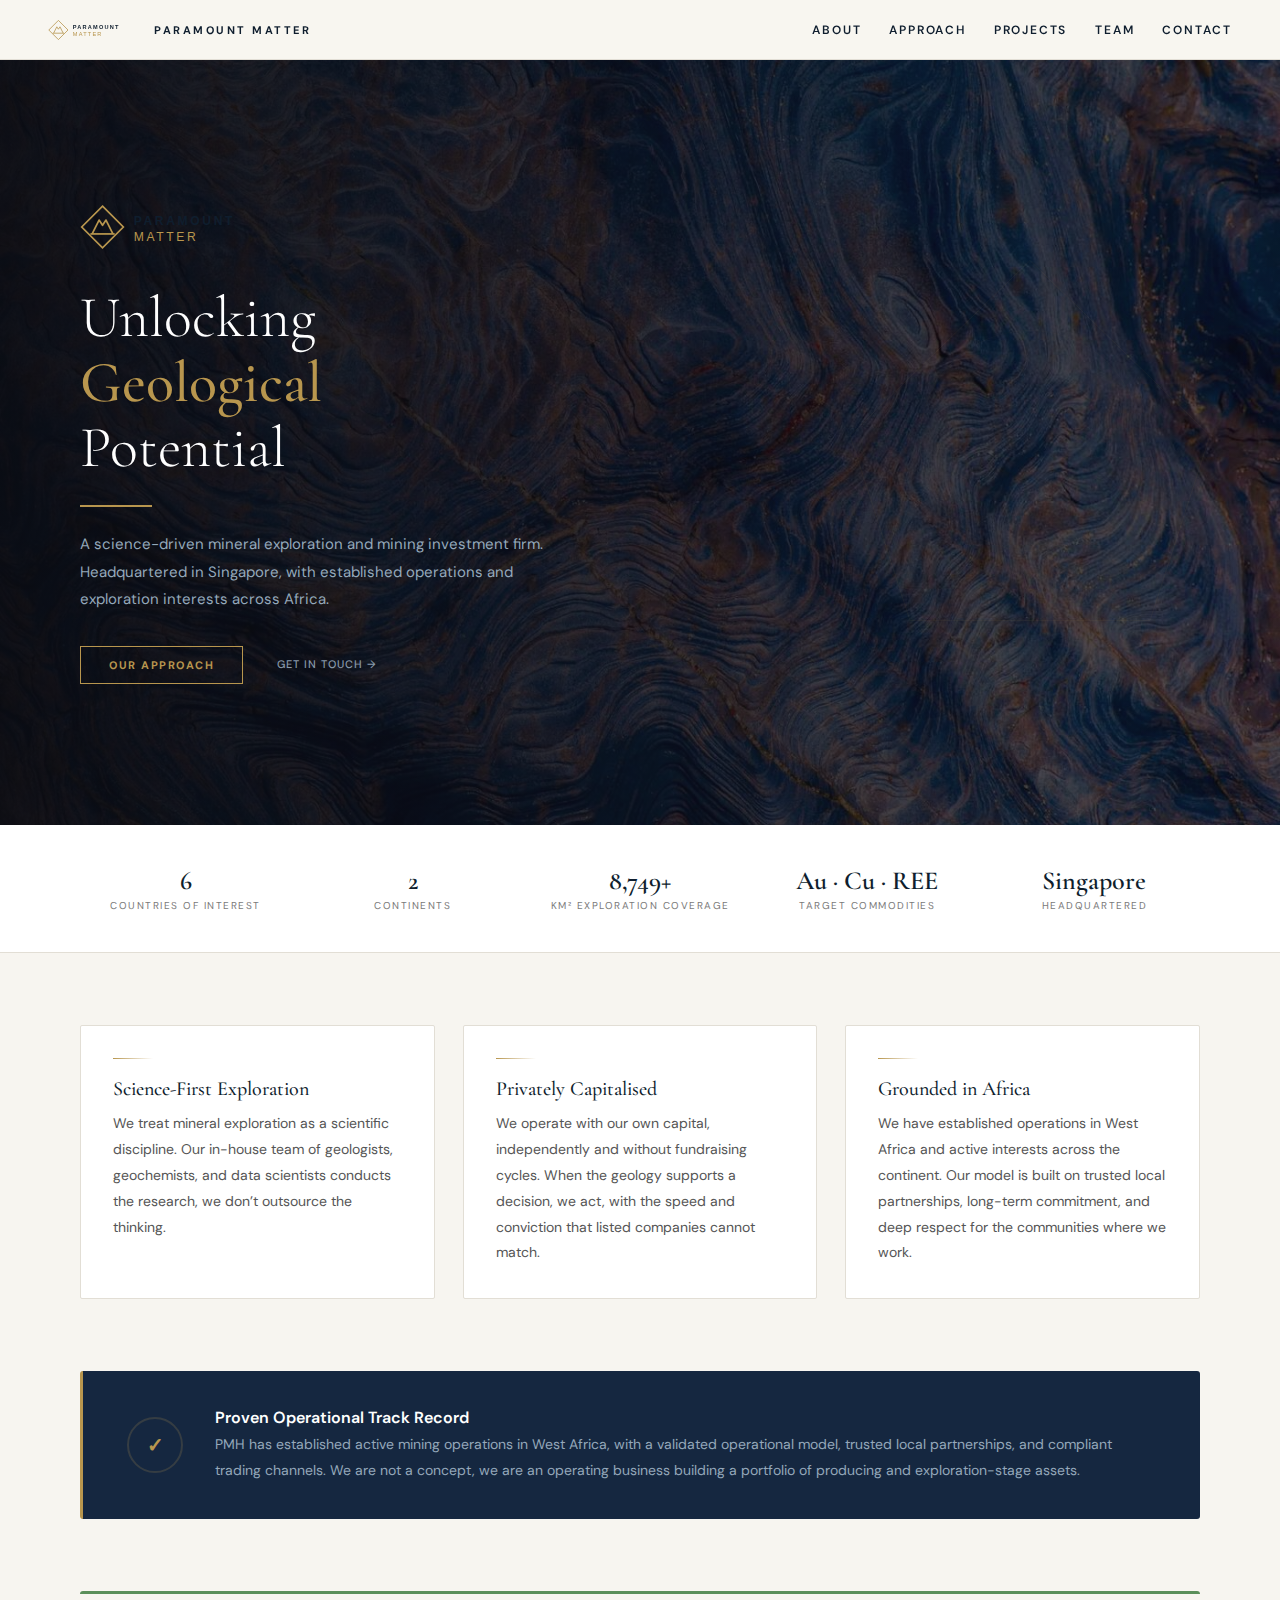
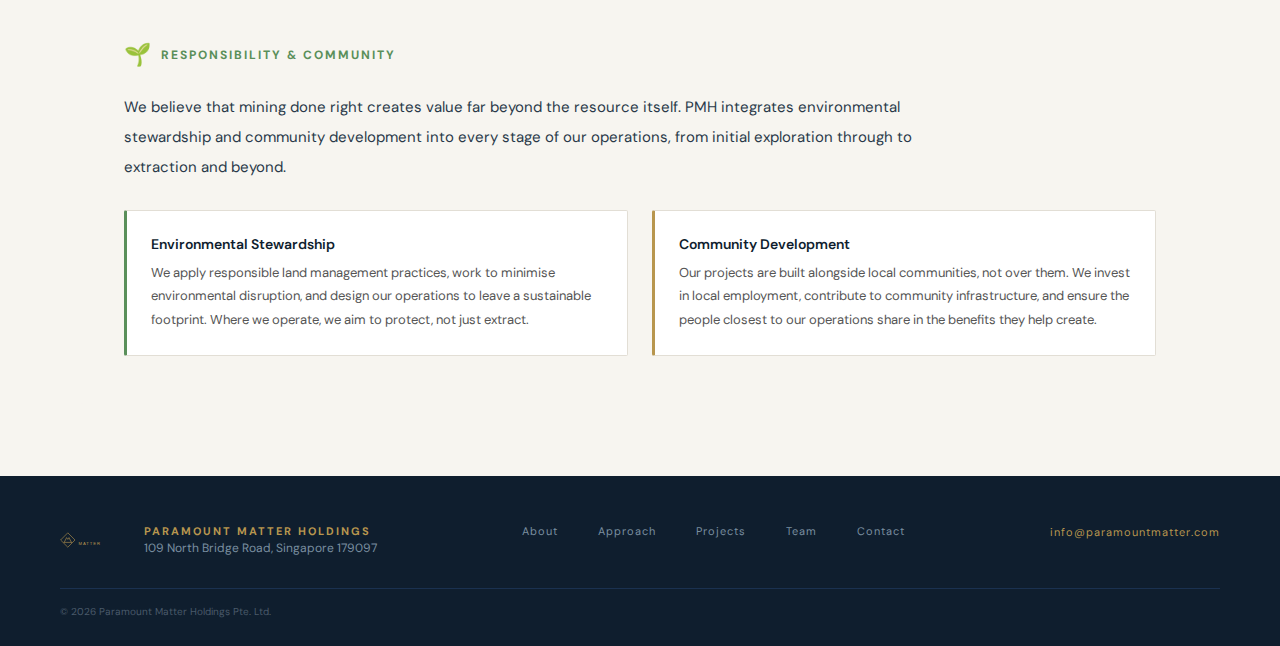
<file: index.html>
<!DOCTYPE html>
<html lang="en">
<head>
<meta charset="UTF-8">
<meta name="viewport" content="width=device-width, initial-scale=1.0">
<title>Paramount Matter Holdings | Mineral Exploration & Mining Investment</title>
<meta name="description" content="Paramount Matter Holdings is a science-driven mineral exploration and mining investment firm headquartered in Singapore, with established operations across Africa.">
<meta name="keywords" content="Paramount Matter Holdings, mineral exploration, mining investment, gold, copper, rare earths, Africa, Singapore">
<!-- Open Graph -->
<meta property="og:title" content="Paramount Matter Holdings | Mineral Exploration & Mining Investment">
<meta property="og:description" content="A science-driven mineral exploration and mining investment firm headquartered in Singapore, with established operations across Africa.">
<meta property="og:type" content="website">
<meta property="og:image" content="assets/img/hero-bg.jpg">
<!-- Twitter Card -->
<meta name="twitter:card" content="summary_large_image">
<meta name="twitter:title" content="Paramount Matter Holdings">
<meta name="twitter:description" content="Science-driven mineral exploration and mining investment across Africa.">
<meta name="twitter:image" content="assets/img/hero-bg.jpg">
<link rel="icon" type="image/svg+xml" href="data:image/svg+xml,%3Csvg xmlns='http://www.w3.org/2000/svg' viewBox='0 0 32 32'%3E%3Crect width='32' height='32' rx='4' fill='%230F1E2E'/%3E%3Cpath d='M16 5 L27 16 L16 27 L5 16 Z' fill='%23B8964E'/%3E%3C/svg%3E">
<link rel="preconnect" href="https://fonts.googleapis.com">
<link href="https://fonts.googleapis.com/css2?family=Cormorant+Garamond:wght@300;400;500;600&family=DM+Sans:wght@300;400;500;600;700&display=swap" rel="stylesheet">
<style>
:root {
  /* Navy palette */
  --navy-dark: #0F1E2E;
  --navy-mid: #152740;
  --navy-light: #1C3452;
  /* Gold */
  --gold: #B8964E;
  --gold-light: #CCAC6A;
  /* Backgrounds */
  --cream: #F7F5F0;
  --white: #FFF;
  --warm-gray: #F0EDE6;
  /* Text */
  --text-dark: #2A2A2A;
  --text-mid: #555;
  --text-light: #7A7A7A;
  /* Borders */
  --border: #E2DED5;
  /* Commodity colors */
  --gold-commodity: #C4A55A;
  --gold-strategic: #D4836A;
  --polymetallic: #7BA89D;

  /* Legacy aliases */
  --ny: var(--navy-dark);
  --nm: var(--navy-mid);
  --nl: var(--navy-light);
  --gd: var(--gold);
  --gl: var(--gold-light);
  --cr: var(--cream);
  --wh: var(--white);
  --tx: var(--text-dark);
  --tm: var(--text-mid);
  --tl: var(--text-light);
  --bd: var(--border);
  --wg: var(--warm-gray);
}
*{box-sizing:border-box;margin:0;padding:0}
html{scroll-behavior:smooth}
body{font-family:'Cormorant Garamond',Georgia,serif;color:var(--tx);background:var(--cr)}
::selection{background:rgba(184,150,78,.2)}
.dm{font-family:'DM Sans',sans-serif}
.page{display:none}.page.active{display:block;animation:pageIn .35s ease}
@keyframes pageIn{from{opacity:0}to{opacity:1}}
/* Animations */
@keyframes fu{from{opacity:0;transform:translateY(18px)}to{opacity:1;transform:translateY(0)}}
.fu{animation:fu .7s ease both}.fu1{animation:fu .7s .1s ease both}.fu2{animation:fu .7s .2s ease both}.fu3{animation:fu .7s .3s ease both}.fu4{animation:fu .7s .4s ease both}.fu5{animation:fu .7s .5s ease both}
/* Nav */
nav{position:sticky;top:0;z-index:9999;height:60px;padding:0 48px;display:flex;align-items:center;justify-content:space-between;background:rgba(247,245,240,.92);backdrop-filter:blur(12px);border-bottom:1px solid var(--bd);transition:all .3s}
nav .logo{display:flex;align-items:center;gap:10px;cursor:pointer;text-decoration:none}
nav .logo img{height:24px;width:auto}
nav .logo span{font-family:'DM Sans',sans-serif;font-size:11px;font-weight:700;letter-spacing:2.5px;text-transform:uppercase;color:var(--ny)}
nav .links{display:flex;gap:28px}
nav .links a{font-family:'DM Sans',sans-serif;font-size:12px;font-weight:600;letter-spacing:1.8px;text-transform:uppercase;color:var(--ny);text-decoration:none;padding:8px 0;transition:color .3s;cursor:pointer}
nav .links a:hover{color:var(--gd)}nav .links a.active{color:var(--gd);border-bottom:2px solid var(--gd);padding-bottom:6px}
nav .lang{font-family:'DM Sans',sans-serif;font-size:11px;color:var(--tl);display:flex;gap:8px}
nav .lang a{color:var(--tl);text-decoration:none;transition:color .3s}
nav .lang a:hover,nav .lang a.active{color:var(--gd)}
/* Typography */
.sl{font-family:'DM Sans',sans-serif;font-size:11px;font-weight:600;letter-spacing:3px;text-transform:uppercase;color:var(--gd)}
.bt{font-family:'DM Sans',sans-serif;font-size:15px;line-height:1.85;color:var(--tm)}
.goldline{height:1px;background:linear-gradient(90deg,var(--gd),transparent)}
/* Cards */
.ch{transition:transform .3s,box-shadow .3s}.ch:hover{transform:translateY(-3px);box-shadow:0 8px 28px rgba(0,0,0,.06)}
.card{background:var(--wh);border:1px solid var(--bd);border-radius:2px;padding:24px}
/* Buttons */
.btn-gold{background:none;border:1px solid var(--gd);color:var(--gd);padding:11px 28px;cursor:pointer;font-family:'DM Sans',sans-serif;font-size:11px;font-weight:700;letter-spacing:1.5px;text-transform:uppercase;transition:all .3s;text-decoration:none;display:inline-block}
.btn-gold:hover{background:var(--gd);color:var(--ny)}
.btn-ghost{background:transparent;border:none;color:#8899AA;padding:11px 20px;cursor:pointer;font-family:'DM Sans',sans-serif;font-size:11px;font-weight:500;letter-spacing:1px;text-transform:uppercase;transition:color .3s;text-decoration:none}
.btn-ghost:hover{color:var(--wh)}
/* Callout */
.callout{padding:28px 36px;background:var(--nm);border-radius:2px;border-left:3px solid var(--gd)}
.callout h3{font-size:17px;font-weight:500;color:var(--wh);margin-bottom:6px}
.callout p{font-family:'DM Sans',sans-serif;font-size:13.5px;color:#94A8BA;line-height:1.85}
/* Light hero */
.light-hero{padding:60px 80px 44px;background:var(--wg);border-bottom:1px solid var(--bd)}
.light-hero h1{font-size:38px;font-weight:300;color:var(--ny);line-height:1.15}
/* Grid helpers */
.g2{display:grid;grid-template-columns:1fr 1fr;gap:16px}
.g3{display:grid;grid-template-columns:1fr 1fr 1fr;gap:16px}
/* Section */
.sec{padding:56px 80px}.sec-inner{max-width:900px;margin:0 auto}
/* Arrow list */
.alist div{display:flex;gap:8px;margin-bottom:7px}
.alist span.arr{color:var(--gd);flex-shrink:0;font-size:11px;margin-top:2px}
.alist span.txt{font-family:'DM Sans',sans-serif;font-size:13px;color:var(--tm);line-height:1.6}
/* Country card */
.cc{padding:20px 18px;background:var(--wh);border:1px solid var(--bd);border-left:3px solid var(--bd);border-radius:2px;cursor:pointer;transition:all .3s}
.cc:hover{transform:translateY(-2px);box-shadow:0 4px 16px rgba(0,0,0,.05)}
.cc-gold:hover{border-left-color:var(--gold-commodity)}
.cc-strategic:hover{border-left-color:var(--gold-strategic)}
.cc-poly:hover{border-left-color:var(--polymetallic)}
/* Step bar */
.steps{display:flex;gap:0;margin-bottom:40px;position:relative}
.step{flex:1;text-align:center;position:relative}
.step-num{width:36px;height:36px;border-radius:50%;background:var(--navy-dark);color:var(--gold);font-family:'DM Sans',sans-serif;font-size:14px;font-weight:700;display:flex;align-items:center;justify-content:center;margin:0 auto 12px;position:relative;z-index:1}
.step-label{font-family:'DM Sans',sans-serif;font-size:11px;font-weight:600;letter-spacing:2px;text-transform:uppercase;color:var(--gold);margin-bottom:4px}
.step-title{font-family:'DM Sans',sans-serif;font-size:15px;font-weight:600;color:var(--navy-dark);margin-bottom:8px}
.step-desc{font-family:'DM Sans',sans-serif;font-size:13px;color:var(--text-mid);line-height:1.7;padding:0 8px}
.step::after{content:'';position:absolute;top:18px;left:calc(50% + 18px);right:calc(-50% + 18px);height:2px;background:var(--border)}
.step:last-child::after{display:none}
/* Footer */
footer{background:var(--ny);padding:48px 60px 28px;color:var(--wh)}
footer a{color:#7A8FA0;text-decoration:none;font-family:'DM Sans',sans-serif;font-size:11px;letter-spacing:1px;transition:color .3s}
footer a:hover{color:var(--gd)}
/* Form */
.contact-form input,.contact-form textarea,.contact-form select{width:100%;padding:12px 14px;border:1px solid var(--bd);background:var(--wh);font-family:'DM Sans',sans-serif;font-size:13px;color:var(--tx);border-radius:2px;outline:none;transition:border .3s}
.contact-form input:focus,.contact-form textarea:focus,.contact-form select:focus{border-color:var(--gd)}
.contact-form select{cursor:pointer;appearance:none;background-image:url("data:image/svg+xml,%3Csvg xmlns='http://www.w3.org/2000/svg' width='12' height='8'%3E%3Cpath d='M1 1l5 5 5-5' stroke='%237A7A7A' fill='none' stroke-width='1.5'/%3E%3C/svg%3E");background-repeat:no-repeat;background-position:right 14px center}
.contact-form textarea{resize:vertical;min-height:120px}
.contact-form label{font-family:'DM Sans',sans-serif;font-size:11px;font-weight:600;letter-spacing:1px;text-transform:uppercase;color:var(--tl);margin-bottom:6px;display:block}
@media(max-width:768px){
  nav{padding:12px 20px;position:relative}
  nav .links{display:none !important;position:absolute;top:100%;left:0;right:0;background:#0F1E2E !important;flex-direction:column;padding:20px 24px;gap:16px;z-index:10000;box-shadow:0 8px 24px rgba(0,0,0,.3)}
  nav .links.open{display:flex !important;flex-direction:column}
  nav .links a,nav .links a:hover,nav .links a:visited,nav .links a.active{font-size:14px;color:#ffffff !important;opacity:1;border-bottom:none;padding-bottom:8px}
  .hamburger{display:block;cursor:pointer;font-size:24px;color:#0F1E2E;padding:4px 8px;-webkit-tap-highlight-color:transparent}
  .hero{padding:100px 24px 48px}
  .hero h1{font-size:32px}
  .hero p{font-size:13px}
  .hero .fu2{flex-direction:column;gap:10px}
  .hero .fu2 a{width:100%;text-align:center}
  .sec{padding:36px 24px !important}
  section{padding:36px 24px !important}
  .g2,.g3,.g4{grid-template-columns:1fr !important;gap:24px !important}
  div[style*="grid-template-columns"]{grid-template-columns:1fr !important}
  div[style*="display:flex;justify-content:center;gap:56px"]{flex-wrap:wrap;gap:20px !important;padding:20px !important;justify-content:space-around !important}
  div[style*="display:flex;gap:28px;padding:28px"]{flex-direction:column;gap:16px}
  div[style*="min-width:90px"]{min-width:auto !important;text-align:left !important}
  div[style*="display:flex;gap:32px;align-items:center"]{flex-direction:column;gap:16px !important;padding:24px 20px !important;text-align:center}
  div[style*="min-width:56px;height:56px"]{display:none !important}
  div[style*="padding:0 80px"]{padding:0 24px !important}
  div[style*="margin-left:46px"]{margin-left:0 !important;max-width:100% !important}
  div[style*="display:flex;align-items:center;gap:40px"]{flex-direction:column;gap:16px !important}
  div[style*="display:flex;gap:40px"]{flex-direction:column;gap:24px !important}
  div[style*="display:flex;gap:48px"]{flex-direction:column;gap:24px !important;align-items:center !important}
  footer{padding:36px 24px !important}
  footer>div{flex-direction:column !important;gap:20px !important}
  .sl{font-size:13px}
  h1.fu1{font-size:26px !important}
  .contact-form input,.contact-form textarea,.contact-form select{font-size:16px}
  .contact-form div[style*="grid-template-columns"]{grid-template-columns:1fr !important}
  .steps{flex-direction:column;gap:24px}
  .step{text-align:left;display:flex;gap:16px;align-items:flex-start}
  .step-num{margin:0;flex-shrink:0}
  .step::after{display:none}
  .step-desc{padding:0}
}
@media(min-width:769px){.hamburger{display:none}}
@media(max-width:480px){
  .hero h1{font-size:26px}
  div[style*="font-size:32px"]{font-size:22px !important}
  .card{padding:18px !important}
  div[style*="font-size:42px"]{font-size:28px !important}
}
</style>
</head>
<body>

<!-- NAV -->
<nav>
  <a class="logo" onclick="showPage('home')">
    <img src="assets/img/logo.svg" alt="PMH">
    <span>Paramount Matter</span>
  </a>
  <div class="links" id="navLinks">
    <a onclick="showPage('about');closeNav()">About</a>
    <a onclick="showPage('approach');closeNav()">Approach</a>
    <a onclick="showPage('projects');closeNav()">Projects</a>
    <a onclick="showPage('team');closeNav()">Team</a>
    <a onclick="showPage('contact');closeNav()">Contact</a>
  </div>
  <div class="hamburger" onclick="toggleNav()">&#9776;</div>
  </nav>

<!-- ==================== HOME ==================== -->
<div id="home" class="page active">
  <section style="min-height:85vh;display:flex;flex-direction:column;justify-content:center;padding:0 80px;position:relative;overflow:hidden;background:#0a0c12">
    <div style="position:absolute;inset:0;background:url('assets/img/hero-bg.jpg') center/cover no-repeat;opacity:.45"></div>
    <div style="position:absolute;inset:0;background:linear-gradient(to right,rgba(10,12,18,.92) 0%,rgba(10,12,18,.6) 50%,rgba(10,12,18,.3) 100%)"></div>
    <div style="position:relative;z-index:1;max-width:680px">
      <div class="fu" style="margin-bottom:28px"><img src="assets/img/logo.svg" alt="PMH" style="height:52px"></div>
      <h1 class="fu1" style="font-size:58px;font-weight:300;color:#fff;line-height:1.12;margin-bottom:6px">Unlocking<br><span style="color:#B8964E;font-weight:500">Geological</span><br>Potential</h1>
      <div class="fu2" style="width:72px;height:2px;background:#B8964E;margin:24px 0"></div>
      <p class="fu3 dm" style="font-size:15px;color:#94A8BA;line-height:1.85;max-width:500px">A science-driven mineral exploration and mining investment firm. Headquartered in Singapore, with established operations and exploration interests across Africa.</p>
      <div class="fu4" style="display:flex;gap:14px;margin-top:32px">
        <a class="btn-gold" onclick="showPage('approach')">Our Approach</a>
        <a class="btn-ghost" onclick="showPage('contact')">Get in Touch &rarr;</a>
      </div>
    </div>
    <div style="position:absolute;right:60px;top:50%;transform:translateY(-50%);opacity:.05">
      <svg width="380" height="380" viewBox="0 0 380 380"><polygon points="190,10 370,185 310,370 70,370 10,185" fill="none" stroke="#B8964E" stroke-width="1"/><circle cx="190" cy="190" r="110" fill="none" stroke="#B8964E" stroke-width=".5"/></svg>
    </div>
  </section>
  <section style="background:#fff;padding:40px 80px;display:flex;justify-content:space-between;flex-wrap:wrap;gap:16px;border-bottom:1px solid #E2DED5">
    <div class="fu1" style="text-align:center;flex:1;min-width:120px"><div style="font-size:26px;font-weight:600;color:#0F1E2E" data-count="8">8</div><div class="dm" style="font-size:10px;letter-spacing:1.5px;text-transform:uppercase;color:#7A7A7A;margin-top:3px">Countries of Interest</div></div>
    <div class="fu2" style="text-align:center;flex:1;min-width:120px"><div style="font-size:26px;font-weight:600;color:#0F1E2E" data-count="3">3</div><div class="dm" style="font-size:10px;letter-spacing:1.5px;text-transform:uppercase;color:#7A7A7A;margin-top:3px">Continents</div></div>
    <div class="fu3" style="text-align:center;flex:1;min-width:140px"><div style="font-size:26px;font-weight:600;color:#0F1E2E" data-count="10000" data-suffix="+" data-prefix="">10,000+</div><div class="dm" style="font-size:10px;letter-spacing:1.5px;text-transform:uppercase;color:#7A7A7A;margin-top:3px">km&sup2; Exploration Coverage</div></div>
    <div class="fu4" style="text-align:center;flex:1;min-width:120px"><div style="font-size:26px;font-weight:600;color:#0F1E2E">Au &middot; Cu &middot; REE</div><div class="dm" style="font-size:10px;letter-spacing:1.5px;text-transform:uppercase;color:#7A7A7A;margin-top:3px">Target Commodities</div></div>
    <div class="fu5" style="text-align:center;flex:1;min-width:120px"><div style="font-size:26px;font-weight:600;color:#0F1E2E">Singapore</div><div class="dm" style="font-size:10px;letter-spacing:1.5px;text-transform:uppercase;color:#7A7A7A;margin-top:3px">Headquartered</div></div>
  </section>
  <section style="padding:72px 80px">
    <div style="display:grid;grid-template-columns:1fr 1fr 1fr;gap:28px">
      <div class="fu1 ch card" style="padding:32px"><div class="goldline" style="width:40px;margin-bottom:18px"></div><h3 style="font-size:20px;font-weight:500;color:#0F1E2E;margin-bottom:10px">Science-First Exploration</h3><p class="bt" style="font-size:14px">We treat mineral exploration as a scientific discipline. Our in-house team of geologists, geochemists, and data scientists conducts the research, we don&rsquo;t outsource the thinking.</p></div>
      <div class="fu2 ch card" style="padding:32px"><div class="goldline" style="width:40px;margin-bottom:18px"></div><h3 style="font-size:20px;font-weight:500;color:#0F1E2E;margin-bottom:10px">Privately Capitalised</h3><p class="bt" style="font-size:14px">We operate with our own capital, independently and without fundraising cycles. When the geology supports a decision, we act, with the speed and conviction that listed companies cannot match.</p></div>
      <div class="fu3 ch card" style="padding:32px"><div class="goldline" style="width:40px;margin-bottom:18px"></div><h3 style="font-size:20px;font-weight:500;color:#0F1E2E;margin-bottom:10px">Grounded in Africa</h3><p class="bt" style="font-size:14px">We have established operations in West Africa and active interests across the continent. Our model is built on trusted local partnerships, long-term commitment, and deep respect for the communities where we work.</p></div>
    </div>
  </section>
  <section style="padding:0 80px 72px">
    <div class="fu3" style="padding:36px 44px;background:#152740;border-radius:3px;border-left:3px solid #B8964E;display:flex;gap:32px;align-items:center">
      <div style="min-width:56px;height:56px;border-radius:50%;border:2px solid rgba(184,150,78,.2);display:flex;align-items:center;justify-content:center"><span class="dm" style="font-size:20px;font-weight:700;color:#B8964E">&check;</span></div>
      <div><div class="dm" style="font-size:16px;font-weight:600;color:#fff;margin-bottom:4px">Proven Operational Track Record</div><p class="dm" style="font-size:14px;color:#94A8BA;line-height:1.8">PMH has established active mining operations in West Africa, with a validated operational model, trusted local partnerships, and compliant trading channels. We are not a concept, we are an operating business building a portfolio of producing and exploration-stage assets.</p></div>
    </div>
  </section>

  <section style="padding:0 80px 72px">
    <div class="fu4" style="background:#F7F5F0;border-radius:3px;padding:48px 44px;border-top:3px solid #5A8F5A">
      <div style="display:flex;align-items:center;gap:10px;margin-bottom:24px">
        <span style="font-size:22px">&#127793;</span>
        <div class="dm" style="font-size:12px;letter-spacing:2px;text-transform:uppercase;color:#5A8F5A;font-weight:700">Responsibility &amp; Community</div>
      </div>
      <p class="bt" style="font-size:15px;line-height:2;color:#2A3A4A;max-width:860px;margin-bottom:28px">We believe that mining done right creates value far beyond the resource itself. PMH integrates environmental stewardship and community development into every stage of our operations, from initial exploration through to extraction and beyond.</p>
      <div style="display:grid;grid-template-columns:1fr 1fr;gap:24px">
        <div class="fu5 card" style="padding:24px;border-left:3px solid #5A8F5A">
          <div class="dm" style="font-size:14px;font-weight:600;color:#0F1E2E;margin-bottom:8px">Environmental Stewardship</div>
          <p class="bt" style="font-size:13px;line-height:1.8">We apply responsible land management practices, work to minimise environmental disruption, and design our operations to leave a sustainable footprint. Where we operate, we aim to protect, not just extract.</p>
        </div>
        <div class="fu5 card" style="padding:24px;border-left:3px solid #B8964E">
          <div class="dm" style="font-size:14px;font-weight:600;color:#0F1E2E;margin-bottom:8px">Community Development</div>
          <p class="bt" style="font-size:13px;line-height:1.8">Our projects are built alongside local communities, not over them. We invest in local employment, contribute to community infrastructure, and ensure the people closest to our operations share in the benefits they help create.</p>
        </div>
      </div>
    </div>
  </section>
</div>

<!-- ==================== ABOUT ==================== -->
<div id="about" class="page">
  <div class="light-hero">
    <div class="sl fu" style="margin-bottom:10px">Our Firm</div>
    <h1 class="fu1">Who We Are</h1>
    <div class="fu2" style="width:56px;height:2px;background:#B8964E;margin:16px 0"></div>
    <p class="fu3 bt" style="max-width:600px">A science-driven mineral exploration and mining investment firm, bridging geological expertise with advanced technology and deep local partnerships.</p>
  </div>
  <section style="padding:64px 80px;max-width:900px;margin:0 auto">
    <div class="fu"><p class="bt" style="font-size:16px;line-height:2;margin-bottom:28px">Paramount Matter Holdings (&ldquo;PMH&rdquo;) is the parent investment group overseeing a portfolio of companies operating across the mineral exploration and natural resources sector. We combine deep geological expertise with advanced technology to identify, acquire, and develop high-potential mineral assets in underexplored regions.</p><p class="bt" style="font-size:16px;line-height:2;margin-bottom:28px">Our mission is to unlock overlooked geological potential and transform it into high-value, market-recognized assets.</p></div>
    <div class="fu2 callout" style="margin:40px 0"><div class="sl" style="margin-bottom:10px">What Sets Us Apart</div><p style="font-family:'DM Sans',sans-serif;font-size:14px;color:#99AABB;line-height:1.9">Unlike traditional junior mining companies that rely on capital markets to fund exploration and sell projects, PMH takes a fundamentally different approach. We are a privately capitalised firm with in-house geological research capability. Our team conducts the science. Our capital funds the work. Our decisions are driven by geology, not fundraising cycles.</p></div>
    <div class="fu3"><p class="bt" style="font-size:16px;line-height:2;margin-bottom:28px">This independence gives us the freedom to move quickly, deploy capital with precision, and maintain operational control from target identification through to development. We are not beholden to quarterly reporting cycles or external shareholders, only to the quality of the geology and the strength of our partnerships.</p></div>
    <div class="fu4 card" style="margin:40px 0;padding:32px 36px"><div class="sl" style="margin-bottom:10px">Our Partnership Philosophy</div><p class="bt" style="line-height:2">We believe the quality of local partnerships determines project success. In every jurisdiction, we work alongside trusted local partners who bring deep community relationships, regulatory knowledge, and operational insight. Our model is collaborative, not extractive, we build for the long term, share value with the communities where we operate, and invest in relationships that outlast any single project.</p><p class="bt" style="line-height:2;margin-top:12px">This is not a principle we adopted from a textbook. It is a lesson we learned firsthand through years of operating in West Africa, where the right local partner is the single most important factor in whether a project succeeds or fails.</p></div>
    <div class="fu4" style="margin:40px 0"><div class="sl" style="margin-bottom:16px">Our Focus</div><div class="g2"><div class="card"><div style="font-size:18px;font-weight:600;color:#0F1E2E;margin-bottom:6px">Gold</div><p class="bt" style="font-size:13px">Primary commodity focus across West and Southern Africa</p></div><div class="card"><div style="font-size:18px;font-weight:600;color:#0F1E2E;margin-bottom:6px">Critical Metals</div><p class="bt" style="font-size:13px">Copper, polymetallic deposits, and rare earth elements in select jurisdictions</p></div></div></div>
    <div class="fu5" style="margin:40px 0;padding:32px 36px;background:#F0EDE6;border:1px solid #E2DED5;border-radius:2px"><div class="sl" style="margin-bottom:10px">Macro Context</div><p class="bt" style="line-height:2">Gold prices have nearly doubled over the past five years, yet early-stage exploration remains severely underfunded. Africa&rsquo;s share of global exploration spending has declined from 16% to 12%, underscoring systemic underinvestment amid rising demand. This structural gap creates a rare window for well-capitalised, science-driven explorers to acquire premium assets on favourable terms.</p></div>
  </section>
</div>

<!-- ==================== APPROACH ==================== -->
<div id="approach" class="page">
  <div class="light-hero">
    <div class="sl fu" style="margin-bottom:10px">Our Approach</div>
    <h1 class="fu1">Science First. Geology Decides.</h1>
    <div class="fu2" style="width:52px;height:2px;background:#B8964E;margin:14px 0"></div>
    <p class="fu3 bt" style="max-width:580px">Structured methodology. Advanced technology. Decisive execution.</p>
  </div>
  <section style="padding:64px 80px;max-width:900px;margin:0 auto">
    <div class="fu"><div class="sl" style="margin-bottom:10px">Methodology</div><h2 style="font-size:30px;font-weight:400;color:#0F1E2E;margin-bottom:20px">A Systematic, Multi-Scale Approach</h2><p class="bt" style="margin-bottom:40px">Exploration at PMH progresses systematically from regional analysis to drill-ready targets. Each phase narrows the search area while increasing geological confidence.</p></div>
    <!-- Step Bar -->
    <div class="fu1 steps">
      <div class="step">
        <div class="step-num">1</div>
        <div class="step-label">Regional Scale</div>
        <div class="step-title">Tectonic Framework &amp; Target Generation</div>
        <div class="step-desc">Map crustal architecture and tectonic evolution to define metallogenic belts and identify first-order targets across Africa, South America, and Central Asia.</div>
      </div>
      <div class="step">
        <div class="step-num">2</div>
        <div class="step-label">Project Scale</div>
        <div class="step-title">Multi-Layer Data Integration</div>
        <div class="step-desc">Integrate geological mapping, geochemical sampling, geophysical surveys, and satellite imagery into a unified targeting model.</div>
      </div>
      <div class="step">
        <div class="step-num">3</div>
        <div class="step-label">Target Scale</div>
        <div class="step-title">Validation &amp; Drill Planning</div>
        <div class="step-desc">Field verification, detailed sampling, and drill planning &mdash; the definitive test of any exploration hypothesis, overseen across multiple continents.</div>
      </div>
    </div>
    <!-- Technology -->
    <div class="fu4" style="margin-top:48px"><div class="sl" style="margin-bottom:10px">Technology</div><h2 style="font-size:30px;font-weight:400;color:#0F1E2E;margin-bottom:24px">Technology as a Force Multiplier</h2>
    <div class="g2">
      <div class="ch card"><h4 class="dm" style="font-size:14px;font-weight:700;color:#0F1E2E;margin-bottom:6px">Satellite Remote Sensing</h4><p class="bt" style="font-size:13px">Multi-source imagery for rapid alteration zone identification across large license holdings</p></div>
      <div class="ch card"><h4 class="dm" style="font-size:14px;font-weight:700;color:#0F1E2E;margin-bottom:6px">Machine Learning</h4><p class="bt" style="font-size:13px">AI models trained on geospatial and geochemical datasets to predict concealed mineralization trends</p></div>
      <div class="ch card"><h4 class="dm" style="font-size:14px;font-weight:700;color:#0F1E2E;margin-bottom:6px">Hyperspectral Analysis</h4><p class="bt" style="font-size:13px">Automated lithology and mineral identification using SWIR/TIR spectral data</p></div>
      <div class="ch card"><h4 class="dm" style="font-size:14px;font-weight:700;color:#0F1E2E;margin-bottom:6px">Integrated Platforms</h4><p class="bt" style="font-size:13px">Centralised databases enabling real-time collaboration across Singapore, Hong Kong, and field teams</p></div>
    </div></div>
    <!-- How We Partner -->
    <div class="fu5" style="margin-top:48px"><div class="sl" style="margin-bottom:10px">How We Partner</div><h2 style="font-size:30px;font-weight:400;color:#0F1E2E;margin-bottom:20px">Building Local Partnerships. Investing in Early-Stage Assets.</h2>
    <p class="bt" style="margin-bottom:12px">We believe the best projects are built together. PMH actively seeks partnerships with local license holders, community leaders, junior explorers, and independent operators across our target regions. We are open to all forms of collaboration, from joint ventures and earn-in agreements to full project acquisitions, and we welcome proposals at any stage.</p>
    <p class="bt" style="margin-bottom:28px">If you have geological potential and local knowledge, we bring the capital, technical team, and international infrastructure to move a project forward.</p>
    <div class="dm" style="font-size:13px;font-weight:700;color:#0F1E2E;margin-bottom:14px">We Are Actively Looking for Early-Stage Investment Opportunities In:</div>
    <div class="g3" style="margin-bottom:24px">
      <div class="ch" style="padding:24px;background:#152740;border:1px solid transparent;border-radius:2px;border-top:3px solid #B8964E"><div style="font-size:22px;font-weight:500;color:#fff;margin-bottom:2px">Gold</div><div class="dm" style="font-size:10px;font-weight:700;letter-spacing:2px;text-transform:uppercase;color:#B8964E;margin-bottom:12px">Core Focus</div><p class="dm" style="font-size:12.5px;color:#99AABB;line-height:1.75">Our primary commodity and the foundation of our portfolio. We are seeking gold exploration and near-production assets across West and Southern Africa, from grassroots targets to advanced projects with defined resources.</p></div>
      <div class="ch card" style="border-top:3px solid #D4836A"><div style="font-size:22px;font-weight:500;color:#0F1E2E;margin-bottom:2px">Copper</div><div class="dm" style="font-size:10px;font-weight:700;letter-spacing:2px;text-transform:uppercase;color:#D4836A;margin-bottom:12px">Strategic Priority</div><p class="dm" style="font-size:12.5px;color:#555;line-height:1.75">A critical metal for the global energy transition. We are interested in copper exploration opportunities in proven geological belts, particularly where polymetallic potential adds upside.</p></div>
      <div class="ch card" style="border-top:3px solid #6BA3BE"><div style="font-size:22px;font-weight:500;color:#0F1E2E;margin-bottom:2px">Rare Earths &amp; Critical Metals</div><div class="dm" style="font-size:10px;font-weight:700;letter-spacing:2px;text-transform:uppercase;color:#6BA3BE;margin-bottom:12px">Selective Interest</div><p class="dm" style="font-size:12.5px;color:#555;line-height:1.75">We evaluate high-quality rare earth and critical metal opportunities on a selective basis, focusing on jurisdictions with clear regulatory pathways and geological merit.</p></div>
    </div>
    <div class="g2">
      <div class="card"><div class="dm" style="font-size:13px;font-weight:700;color:#0F1E2E;margin-bottom:12px">What We Bring to a Partnership</div><div class="alist"><div><span class="arr">&rarr;</span><span class="txt">Exploration and development capital</span></div><div><span class="arr">&rarr;</span><span class="txt">In-house geological, geochemical, and geophysical expertise</span></div><div><span class="arr">&rarr;</span><span class="txt">Satellite remote sensing and AI-driven target generation</span></div><div><span class="arr">&rarr;</span><span class="txt">International compliance, trading, and offtake infrastructure</span></div><div><span class="arr">&rarr;</span><span class="txt">Long-term commitment, we don&rsquo;t walk away after one season</span></div></div></div>
      <div class="card"><div class="dm" style="font-size:13px;font-weight:700;color:#0F1E2E;margin-bottom:12px">What We Look For in a Partner</div><div class="alist"><div><span class="arr">&rarr;</span><span class="txt">Genuine local knowledge and community trust</span></div><div><span class="arr">&rarr;</span><span class="txt">Licenses in geologically prospective areas</span></div><div><span class="arr">&rarr;</span><span class="txt">Transparency and willingness to operate within structured frameworks</span></div><div><span class="arr">&rarr;</span><span class="txt">Alignment on long-term value creation, not short-term extraction</span></div><div><span class="arr">&rarr;</span><span class="txt">Openness to working together, we are flexible on deal structure</span></div></div></div>
    </div></div>
    <div class="callout" style="margin-top:40px"><h3 style="font-size:18px">Speed Without Compromise</h3><p>As a privately capitalised firm, we are not constrained by fundraising cycles or public reporting timelines. When the data supports a decision, we act, at a pace listed companies cannot match, with the rigour institutional partners expect.</p></div>

    <div class="fu5 card" style="margin-top:40px;padding:32px 36px;border-left:3px solid #5A8F5A"><div class="sl" style="margin-bottom:10px;color:#5A8F5A">Our Commitment to Responsible Operations</div><p class="bt" style="line-height:2">We recognise that mineral exploration operates within communities, ecosystems, and sovereign territories that deserve respect. PMH is committed to responsible environmental stewardship, transparent engagement with local stakeholders, and contributing meaningfully to the social and economic development of the regions where we work. In every jurisdiction, we seek to build partnerships that create lasting value, not just for our investors, but for the people and landscapes that make our work possible.</p></div>
  </section>
</div>

<!-- ==================== PROJECTS ==================== -->
<div id="projects" class="page">
  <div class="light-hero">
    <div class="sl fu" style="margin-bottom:10px">Our Portfolio</div>
    <h1 class="fu1">Active Interests Across Premier Mineral Belts</h1>
    <div class="fu2" style="width:52px;height:2px;background:#B8964E;margin:14px 0"></div>
    <p class="fu3 bt" style="max-width:580px">Gold and critical metals across Africa and Southeast Asia, in proven geological provinces.</p>
  </div>
  <section style="background:#fff;border-bottom:1px solid #E2DED5"><div style="display:flex;justify-content:center;gap:56px;padding:32px 80px">
    <div class="fu1" style="text-align:center"><div style="font-size:22px;font-weight:600;color:#0F1E2E">8</div><div class="dm" style="font-size:10px;letter-spacing:1.5px;text-transform:uppercase;color:#7A7A7A;margin-top:2px">Countries</div></div>
    <div class="fu2" style="text-align:center"><div style="font-size:22px;font-weight:600;color:#0F1E2E">3</div><div class="dm" style="font-size:10px;letter-spacing:1.5px;text-transform:uppercase;color:#7A7A7A;margin-top:2px">Regions</div></div>
    <div class="fu3" style="text-align:center"><div style="font-size:22px;font-weight:600;color:#0F1E2E">Au &middot; Cu &middot; REE</div><div class="dm" style="font-size:10px;letter-spacing:1.5px;text-transform:uppercase;color:#7A7A7A;margin-top:2px">Commodities</div></div>
  </div></section>

  <!-- INTERACTIVE MAP -->
  <section style="background:#0a0c12;padding:56px 80px;position:relative">
    <div style="text-align:center;margin-bottom:32px">
      <div class="dm" style="font-size:12px;letter-spacing:2px;text-transform:uppercase;color:#B8964E;font-weight:700;margin-bottom:8px">Where We Operate</div>
      <h2 style="font-size:28px;font-weight:400;color:#fff;margin:0">Our Global Footprint</h2>
    </div>
    <div style="display:flex;gap:48px;align-items:flex-start;justify-content:center;flex-wrap:wrap">
      <div id="africaMapWrap" style="position:relative;width:520px;max-width:100%">
        <svg id="africaMap" viewBox="0 0 1000 1001" xmlns="http://www.w3.org/2000/svg" style="width:100%;height:auto">
          <path id="AO" data-name="Angola" d="m 495.3,598.6 -36,-0.2 -4.3,1.7 -3.5,-0.3 -5.1,1.9 -1.1,2.7 6,8.7 2.4,9.3 3.6,13.4 -3.8,5.5 -0.6,2.8 2.9,8.3 3.1,8.4 3.6,5 0.6,7.8 -1.4,10.3 -4,6.1 -7.1,9.1 -2.9,5.6 -4.1,12.5 -0.8,5.9 -4.3,12.7 -1.9,12.2 1,8.7 5.9,-2.7 7.2,-2.3 7.8,0.4 7.1,6.3 1.9,-1 48.8,-0.6 8.2,6.6 29.1,2 22.4,-5.7 -7.6,-8.6 -7.8,-11.3 1.6,-44 25.3,0.1 -1,-4.7 2,-5.2 -2,-6.5 1.5,-6.7 -1.2,-4.3 -5.5,-0.8 -7.6,2 -5.3,-0.3 -3,1.3 0.9,-16.5 -3.9,-5.1 -0.8,-8.5 1.9,-8.4 -2.4,-5.3 -0.1,-8.7 -14.8,0.1 1.1,-5 -6.2,0.1 -0.7,2.4 -7.6,0.5 -3.1,8.1 -1.9,3.4 -6.7,-1.9 -4,1.9 -8.1,1.1 -4.6,-7.2 -2.7,-4.5 -3.5,-8.3 -2.9,-10.3 z m -47.4,-2.7 0.4,-6 2,-3.5 4.5,-2.9 -4.6,-4.8 -3.7,2.3 -5,6 3.3,10.4 3.1,-1.5 z" fill="#1a2840" stroke="#2a3f5f" stroke-width="0.5"/>
          <path id="BI" data-name="Burundi" d="m 669,556.1 -0.6,-5.4 0,0 -6.5,-0.9 -3.8,7.9 -7.4,-1.1 3,6.3 0.1,2.4 4.3,13.2 0,0.6 1.2,-0.2 4.5,-5 4.9,-7.2 3,-2.9 -0.1,-4.5 -2.6,-3.2 z" fill="#1a2840" stroke="#2a3f5f" stroke-width="0.5"/>
          <path id="BJ" data-name="Benin" d="m 340,356 -9.3,-8 -4.3,0.1 -4.1,4 -2.6,4.2 -6,1.2 -2.5,6.1 -4.1,1.6 -1.6,7.2 3.7,4.1 4.3,4.9 0.4,6.8 2.5,2.8 -0.5,31.8 3,9.5 10.1,-1.6 0.6,-22.3 -0.3,-8.8 2.3,-8.7 3.7,-4.3 5.9,-8.5 -1.3,-3.7 2.4,-5.6 -2.8,-8.2 0.5,-4.6 z" fill="#1a2840" stroke="#2a3f5f" stroke-width="0.5"/>
          <path id="BF" data-name="Burkina Faso" d="m 300.7,310.8 -7.8,0 -3,-2.6 -6.7,1.9 -11.3,5.8 -2.3,4.3 -9.4,6.2 -1.7,3.6 -5.1,2.8 -5.8,-1.9 -3.4,3.4 -1.8,9.5 -9.7,11.4 0.3,4.7 -3.4,5.9 0.8,8 5.5,3 2.1,4.6 5.4,2.9 4.3,-3.4 5.7,-0.6 8.3,3.6 -1.6,-10.4 0.3,-7.9 21.1,-0.6 5.4,1 3.9,-2.2 5.6,1.1 10.7,0.3 4.1,-1.6 2.5,-6.1 6,-1.2 2.6,-4.2 0.3,-9.5 -14,-3.1 -0.4,-6.7 -6.9,-9 -1.6,-6.3 1,-6.7 z" fill="#1a2840" stroke="#2a3f5f" stroke-width="0.5"/>
          <path id="BW" data-name="Botswana" d="m 600.6,762.7 -2.2,-1 -6.9,3.1 -3.6,0 -7.9,5.4 -4.4,-5.7 -18.7,4.9 -9,0.4 -1.9,49.3 -11.8,0.5 -1.4,40.4 3.2,2 6.5,13.2 -1.5,8.4 2.5,4.9 8.5,-1.4 6.2,-6.2 5.8,-4.2 3.2,-6.6 6,-3.2 4.9,1.7 5.5,3.9 9.6,0.6 7.8,-3.2 1.4,-4.3 2.4,-6.6 6.5,-1.1 3.9,-5.2 4.4,-9.3 11.2,-10.3 17.3,-10.2 -7.3,-6.2 -9.2,-2.1 -3.1,-8.8 0.2,-4.9 -5.1,-1.5 -13,-15.2 -3.5,-8 -2.3,-2.4 -4.2,-11.1 z" fill="#1a2840" stroke="#2a3f5f" stroke-width="0.5"/>
          <path id="CF" data-name="Central African Rep." d="m 587,398.1 -1,-0.7 -4.2,-4 -0.9,-4.3 1.9,-5.7 -0.1,-5.7 -7.2,-8.6 -1.5,-5.9 -7.7,2.3 -6,5.6 -8.6,15.1 -11.3,6.4 -11.8,-0.8 -3.4,1.2 1.2,4.9 -6.3,4.8 -5.1,5.4 -15.3,5.3 -3,-3.1 -2.1,-0.3 -2.2,3.6 -10,1 -6.1,14 -2.9,2.6 -0.8,10.7 1.2,5.8 -0.9,4.1 5.8,7.3 1,4.9 4.6,7.2 5.6,4.4 0.6,6.3 1.3,4 6.3,-12.8 7.3,-7.4 8.2,2.4 7.9,0.7 1,-9.6 4.7,-7.1 6.5,-4.4 10.1,4.7 7.8,5.1 9,1.4 9.1,2.7 3.6,-8.4 1.6,-1.1 5.6,1.4 13.5,-6.9 4.9,3 3.9,-0.5 1.8,-3.3 4.5,-1.2 9.2,1.4 7.9,0.4 4,-1.5 -2,-4.4 -9.2,-5.5 -3.2,-8.3 -5.2,-6 -8.3,-7.2 -0.1,-4.5 -6.8,-5.5 -8.4,-5.4 z" fill="#1a2840" stroke="#2a3f5f" stroke-width="0.5"/>
          <path id="CI" data-name="Côte d'Ivoire" d="m 230.4,373.8 -5,2.1 -2.9,1.7 -1.8,-5.9 -3.5,1.6 -2.1,-0.3 -2.3,4 -9.4,-0.1 -3.3,-2.1 -1.6,1.3 -2.5,1.1 -1,4.7 2.8,5.7 3,11.1 -4.6,1.6 -1.1,1.9 0.9,2.7 -0.8,6.1 -1.9,0 -0.6,4 1.2,6.7 -2.7,6.1 3.6,3.8 3.8,0.9 5.2,5.8 0.3,5.5 -1.1,1.7 -1,11.4 2.3,0.4 12.1,-5.1 8.5,-4 14.5,-2.4 7.8,-0.2 8.5,2.7 5.6,-0.1 0.5,-5.5 -5.2,-11.9 3.2,-15.6 5.1,-11.6 -3.2,-19.7 -8.3,-3.6 -5.7,0.6 -4.3,3.4 -5.4,-2.9 -2.1,-4.6 -5.5,-3 z" fill="#1a2840" stroke="#2a3f5f" stroke-width="0.5"/>
          <path id="CM" data-name="Cameroon" d="m 477.5,366.6 0.4,-9.2 -1,-9.1 -4.9,-8.9 -3.4,0.8 -0.4,4.4 4.9,5.5 -1.3,2.5 -0.5,4.6 -10.2,10.7 -3.1,8.8 -1.6,7.2 -2.6,3.1 -2.4,9.7 -6.4,5.7 -1.9,7 -2.7,5.6 -1.1,5.7 -8.3,4.7 -6.9,-5.7 -4.6,0.2 -7.2,8.1 -3.6,0.1 -5.7,13.4 -3.1,9.8 -0.1,3.8 3.1,2 2.5,6.2 5.6,2.3 4.8,9.2 -1.8,10.9 19.9,0.3 5.8,-0.9 7.4,1.9 7.3,-1.8 1.5,0.7 15.4,0.6 9.9,3.6 9.7,3.3 0.9,-7.5 -1.3,-4 -0.6,-6.3 -5.6,-4.4 -4.6,-7.2 -1,-4.9 -5.8,-7.3 0.9,-4.1 -1.2,-5.8 0.8,-10.7 2.9,-2.6 6.1,-14 1.8,-3.7 -3.9,-9.6 -1.8,-5.7 -5.3,-2.3 -7.2,-8.1 2.5,-6.5 5.6,1.3 3.4,-0.9 6.8,0.1 -6.8,-12.6 z" fill="#1a2840" stroke="#2a3f5f" stroke-width="0.5"/>
          <path id="CD" data-name="Dem. Rep. Congo" d="m 618.3,446 -9.2,-1.4 -4.5,1.2 -1.8,3.3 -3.9,0.5 -4.9,-3 -13.5,6.9 -5.6,-1.4 -1.6,1.1 -3.6,8.4 -9.1,-2.7 -9,-1.4 -7.8,-5.1 -10.1,-4.7 -6.5,4.4 -4.7,7.1 -1,9.6 -0.7,8.4 -3.6,7.4 -2.4,8.6 -1.5,12.3 0.7,7.8 -2,4.8 -0.3,5.1 -1.4,4.4 -8.1,6.7 -5.6,7.1 -5.3,13.4 0.3,11.4 -3.1,4.4 -7.2,6.8 -7.2,8.7 -4.5,-2.5 -0.8,-3.9 -6.6,-0.1 -4.2,5.3 -3.2,-1.4 -4.5,2.9 -2,3.5 -0.4,6 -3.1,1.5 1.6,4.3 5.1,-1.9 3.5,0.3 4.3,-1.7 36,0.2 2.9,10.3 3.5,8.3 2.7,4.5 4.6,7.2 8.1,-1.1 4,-1.9 6.7,1.9 1.9,-3.4 3.1,-8.1 7.6,-0.5 0.7,-2.4 6.2,-0.1 -1.1,5 14.8,-0.1 0.1,8.7 2.4,5.3 -1.9,8.4 0.8,8.5 3.9,5.1 -0.9,16.5 3,-1.3 5.3,0.3 7.6,-2 5.5,0.8 4.2,0.3 0.6,4.3 5.7,-0.3 7.7,1.3 3.9,6.2 9.7,2 7.5,-4.4 2.6,7.3 9.2,1.9 4.3,5.9 4.8,7.6 9.3,0.1 -0.6,-14.9 -3.4,2.5 -8.4,-5.4 -3.2,-2.4 1.9,-13.9 2.5,-16.4 -2.6,-6.1 3.6,-8.8 3.3,-1.7 16.4,-2.3 2.1,0.6 0.6,-2.3 -3.4,-3.7 -1.5,-7.6 -7.3,-7.6 -4.1,-9.9 2.3,-5.8 -3.2,-7.8 2.4,-22.1 0.1,0.2 -0.1,-2.4 -3,-6.3 1.2,-7.6 1.7,-1 0.5,-8.3 3.5,-3.8 0.1,-10.5 2.9,-5.3 0.6,-11.1 2.6,-6.4 4.6,-7.2 4.7,-3.7 3.9,-4.9 -4.9,-1.9 0.6,-16.1 0,0 -10.9,-9.2 -2.9,-5.9 -6.8,2.9 -5.7,-0.9 -3.2,2.3 -5.5,-1.7 -7.5,-11.4 -4,1.5 -7.9,-0.4 z" fill="#1a2840" stroke="#2a3f5f" stroke-width="0.5"/>
          <path id="CG" data-name="Congo" d="m 521.5,468.8 -7.9,-0.7 -8.2,-2.4 -7.3,7.4 -6.3,12.8 -0.9,7.5 -9.7,-3.3 -9.9,-3.6 -15.4,-0.6 -0.9,6.1 3.4,7.1 9.1,-1.1 3.1,2.7 -5.3,16.1 5.8,8.2 1.3,10.8 -1.6,9.2 -3.7,6.5 -10.8,-0.6 -6.5,-6.6 -1,6.1 -8.3,1.7 -4.2,3.5 4.6,9.1 -9.3,7.7 9.9,14.6 5,-6 3.7,-2.3 4.6,4.8 3.2,1.4 4.2,-5.3 6.6,0.1 0.8,3.9 4.5,2.5 7.2,-8.7 7.2,-6.8 3.1,-4.4 -0.3,-11.4 5.3,-13.4 5.6,-7.1 8.1,-6.7 1.4,-4.4 0.3,-5.1 2,-4.8 -0.7,-7.8 1.5,-12.3 2.4,-8.6 3.6,-7.4 0.7,-8.4 z" fill="#1a2840" stroke="#2a3f5f" stroke-width="0.5"/>
          <path id="DJ" data-name="Djibouti" d="m 820.3,358.7 -5.3,-3.8 6.8,-3.3 0.1,-5.7 -3,-4.3 -3.6,3.4 -5.2,-1.2 -4,6.1 -3.9,6.5 1.1,3.8 0.3,4.2 6.8,0.2 2.9,-0.9 2.8,2.4 4.2,-7.4 z" fill="#1a2840" stroke="#2a3f5f" stroke-width="0.5"/>
          <path id="DZ" data-name="Algeria" d="M 392.4,5.7 384.6,6.5 379.8,3.3 367.6,3.4 357,8.9 351.2,6.8 332.3,8 l -19.4,2.5 -11,4.3 -7.2,5.8 -12.4,2.4 -11.1,7.7 4.2,9 0.7,8.4 3.9,14.7 3.1,2.9 -2.2,5.4 -15.2,2.3 -5.4,5.1 -6.7,1.2 -0.6,10.2 -13.8,5.4 -4.6,7 -9.6,3.7 -11.8,2.1 -19.2,10.2 -0.2,16.3 0,1 -0.3,2.7 44.1,33.5 40,30.2 40.4,30.2 2.9,6.4 7.5,4 5.5,2.2 0.2,8.8 13.3,-1.3 16.9,-6.2 34.5,-27.1 40.5,-26.4 -5.4,-8.7 -9.6,-6.4 -5.5,2.5 -4.3,-7.7 -0.6,-5.9 -7.2,-10.1 4.6,-5.8 -1.3,-8.7 1.4,-7.6 -1,-6.3 1.8,-11.3 -0.8,-6.4 -4.1,-12.2 -5.7,-24.7 -7.3,-5.6 -0.2,-3.3 -9.7,-8.3 -1.3,-10.4 7,-7.8 2.4,-11.6 -2.3,-13.4 2.2,-7.2 z" fill="#1a2840" stroke="#2a3f5f" stroke-width="0.5"/>
          <path id="EG" data-name="Egypt" d="m 628.8,88.1 -11.9,-4 -11.5,-3.7 -15.6,0.2 -3.7,6.6 2.2,5.9 -2.4,8.5 4.2,11.2 2.9,49.2 2.2,50.9 48.1,0 46.4,0 47.4,0 -2.2,-2.8 -14.7,-12.4 -0.9,-9 2.2,-2.4 -11.6,-15.3 -4.4,-7.9 -4.9,-7.5 -10.5,-21.6 -8.4,-13.9 -6.1,-14.5 1.1,-1.3 10.1,19.8 5.8,6.2 4.3,4.4 2.5,-2.4 2.7,-7.2 1.6,-10.4 2.8,-5.6 -1.5,-3.5 -8.5,-20.1 0,0 -5.4,3.4 -9.2,-0.8 -9.6,-3.2 -2.3,4.5 -3.8,-6.8 -8.5,-1.8 -10.2,1.2 -4.5,3.9 -8.6,4.4 -5.6,-2.2 z" fill="#1a2840" stroke="#2a3f5f" stroke-width="0.5"/>
          <path id="ER" data-name="Eritrea" d="m 777.6,303.8 -7,-6.8 -4,-12.7 -7.8,-16 -5.7,7.9 -8.8,2.3 -3.6,4.2 -0.7,9.2 -4.3,20.3 1.5,5.6 14.3,2.9 3.3,-10.4 7.6,6.3 7,-3.2 3,2.9 8.3,0.1 10.8,5.6 3.4,4.8 5.5,4.4 5.4,8.1 4.3,4.5 5.2,1.2 3.6,-3.4 -6.2,-4.2 -4,-4.7 -6.9,-8 -7.1,-7.9 -17.1,-13 z" fill="#1a2840" stroke="#2a3f5f" stroke-width="0.5"/>
          <path id="ET" data-name="Ethiopia" d="m 754.8,310.3 -3.3,10.4 -14.3,-2.9 -1.4,11.9 -4.5,13.6 -7.1,6.8 -4.8,10.6 -1.1,5.7 -5.6,3.8 -3.3,14.5 0.1,1.7 0.4,10.8 -1.8,4.2 -6.4,0.3 -4,7.9 7.5,1 6.3,6.7 2.2,5.6 5.7,3.2 7.4,15 6.4,2.4 0.1,7.7 4.2,4.6 8.5,0 15.7,11.7 3.8,0.2 2.9,-0.4 2.7,1.6 8.2,1.1 3.5,-5.8 11.1,-5.8 4.9,4.7 8.4,0 3.3,-4.4 7.8,-0.2 10.7,-9.8 15.9,-0.6 33.5,-41.5 -10.3,0.1 -40.3,-16.4 -4.8,-5 -4.6,-6.6 -4.8,-7.7 2.5,-4.9 -2.8,-2.4 -2.9,0.9 -6.8,-0.2 -0.3,-4.2 -1.1,-3.8 3.9,-6.5 4,-6.1 -4.3,-4.5 -5.4,-8.1 -5.5,-4.4 -3.4,-4.8 -10.8,-5.6 -8.3,-0.1 -3,-2.9 -7,3.2 -7.6,-6.3 z" fill="#1a2840" stroke="#2a3f5f" stroke-width="0.5"/>
          <path id="GA" data-name="Gabon" d="m 455.9,485.9 -1.5,-0.7 -7.3,1.8 -7.4,-1.9 -5.8,0.9 0.1,16.7 -17.7,-0.2 -4.2,0.8 -2.4,10.3 -3,10.1 -2.7,4.4 -0.3,4.6 7.3,14.3 8.1,11.4 12.5,14 9.3,-7.7 -4.6,-9.1 4.2,-3.5 8.3,-1.7 1,-6.1 6.5,6.6 10.8,0.6 3.7,-6.5 1.6,-9.2 -1.3,-10.8 -5.8,-8.2 5.3,-16.1 -3.1,-2.7 -9.1,1.1 -3.4,-7.1 0.9,-6.1 z" fill="#1a2840" stroke="#2a3f5f" stroke-width="0.5"/>
          <path id="GH" data-name="Ghana" d="m 296.4,364.9 -5.6,-1.1 -3.9,2.2 -5.4,-1 -21.1,0.6 -0.3,7.9 1.6,10.4 3.2,19.7 -5.1,11.6 -3.2,15.6 5.2,11.9 -0.5,5.5 10.9,3.9 11,-4 6.7,-4.7 19.2,-8.1 -2.8,-4.9 -3.2,-8.8 -1,-6.8 2.7,-12.5 -3,-5 -1.2,-10.9 0,-10.1 -5.1,-7.1 0.9,-4.3 z" fill="#1a2840" stroke="#2a3f5f" stroke-width="0.5"/>
          <path id="GN" data-name="Guinea" d="m 156.4,345.2 -1.8,0.7 -6.6,-1.1 -0.9,1.6 -2.7,0.3 -8.7,-3.4 -5.8,-0.1 -0.3,4.7 -1.3,1.4 0.9,4.6 -1.9,1.8 -2.7,0.1 -3.2,2.3 -3.7,-0.3 -5.5,6.8 3.6,2.2 1.7,3.1 1.3,6.1 3,2.7 3.1,1.8 4.7,5.4 5.3,8.2 6.5,-6.1 1.5,-3.8 2.1,-3 3.3,-0.3 2.9,-2.6 9.7,0 3.3,5 2.6,5.8 -0.4,4 1.9,3.6 -0.1,5.1 3.3,-0.8 2.6,-0.3 3.2,-1.6 5.1,8.5 -0.9,5.6 2.4,2.9 3.4,0.1 2.6,-5.6 3.4,0.4 1.9,0 0.8,-6.1 -0.9,-2.7 1.1,-1.9 4.6,-1.6 -3,-11.1 -2.8,-5.7 1,-4.7 2.5,-1.1 -3.7,-4 0.7,-4.1 -1.6,-1.6 -2.6,1.3 0.6,-4.5 2.5,-3.5 -5,-5.8 -1.4,-3.8 -2.7,-3.1 -2.4,-0.3 -2.9,1.9 -4,1.8 -3.3,3 -5.2,-1.1 -3.3,-3.5 -2,-0.4 -3.2,1.8 -2,0 -0.6,-5 z" fill="#1a2840" stroke="#2a3f5f" stroke-width="0.5"/>
          <path id="GM" data-name="Gambia" d="m 91.9,335.4 11,0.2 3,-1.9 2.2,-0.1 4.5,-3.2 5.2,2.9 5.2,0.3 5.3,-3.1 -2.4,-4 -4,2.3 -3.8,-0.1 -4.7,-3.4 -3.8,0.2 -2.8,3.3 -13.2,0.4 -1.7,6.2 z" fill="#1a2840" stroke="#2a3f5f" stroke-width="0.5"/>
          <path id="GW" data-name="Guinea-Bissau" d="m 129.9,343.2 -22.4,-0.6 -3.3,1.6 -4,-0.5 -6.5,2.3 0.7,2.9 3.7,3 -0.1,2.1 2.7,3.9 5.1,0.9 6.4,5.8 5.5,-6.8 3.7,0.3 3.2,-2.3 2.7,-0.1 1.9,-1.8 -0.9,-4.6 1.3,-1.4 0.3,-4.7 z" fill="#1a2840" stroke="#2a3f5f" stroke-width="0.5"/>
          <path id="GQ" data-name="Eq. Guinea" d="m 433.9,486 -19.9,-0.3 -4.1,15.5 2.2,2.1 4.2,-0.8 17.7,0.2 -0.1,-16.7 z" fill="#1a2840" stroke="#2a3f5f" stroke-width="0.5"/>
          <path id="KE" data-name="Kenya" d="m 807.2,463.1 -8.4,0 -4.9,-4.7 -11.1,5.8 -3.5,5.8 -8.2,-1.1 -2.7,-1.6 -2.9,0.4 -3.8,-0.2 -15.7,-11.7 -8.5,0 -4.2,-4.6 -0.1,-7.7 -6.4,-2.4 -8.1,9.1 -7.4,8.3 5.9,9.6 1.5,7 5.5,15.8 -4.4,10.1 -5.9,9.2 -3.5,5.6 0,0.7 2.9,5.2 -0.8,10.3 44.1,28.2 0.7,8 17.3,13.8 5,-4.6 2.5,-9.2 4,-5.5 1.9,-9.8 4.6,-1 3.1,-5.8 8.6,-5.5 -7.2,-11.4 -0.4,-50.4 10.5,-15.7 z" fill="#1a2840" stroke="#2a3f5f" stroke-width="0.5"/>
          <path id="LR" data-name="Liberia" d="m 193.3,411 -3.4,-0.4 -2.6,5.6 -3.4,-0.1 -2.4,-2.9 0.9,-5.6 -5.1,-8.5 -3.2,1.6 -2.6,0.3 -5.7,6.5 -5.5,7.5 -0.7,4 -2.9,4.4 8.1,8.9 10.4,7.6 11,10.5 12.6,6.6 3.2,-0.1 1,-11.4 1.1,-1.7 -0.3,-5.5 -5.2,-5.8 -3.8,-0.9 -3.6,-3.8 2.7,-6.1 -1.2,-6.7 0.6,-4 z" fill="#1a2840" stroke="#2a3f5f" stroke-width="0.5"/>
          <path id="LY" data-name="Libya" d="m 589.8,80.6 -3.1,-4.5 -11.7,-1.6 -3.9,-2.4 -4.4,0 -4.4,-6.2 -15.9,-2.8 -7.9,1.8 -7.9,6.5 -3.3,6.7 3.4,10.6 -5.3,6.3 -5.5,3.6 L 507,91.7 490.3,86 479.7,83.3 473.6,71 l -15.7,-6.1 -9.8,-2.3 -4.8,1.2 -13.8,-4.8 -0.3,10.6 -5.6,4 -3.4,4.4 -7.9,5.3 1.5,5.7 -0.9,5.8 -5.6,3.2 4.1,12.2 0.8,6.4 -1.8,11.3 1,6.3 -1.4,7.6 1.3,8.7 -4.6,5.8 7.2,10.1 0.6,5.9 4.3,7.7 5.5,-2.5 9.6,6.4 5.4,8.7 19,6 6.9,7.5 8.3,-5.1 11.9,-7.6 48.4,26.5 48.7,26.5 -0.1,-5.8 13.8,0 -1,-27.7 -2.2,-50.9 -2.9,-49.2 -4.2,-11.2 2.4,-8.5 -2.2,-5.9 3.7,-6.6 z" fill="#1a2840" stroke="#2a3f5f" stroke-width="0.5"/>
          <path id="LS" data-name="Lesotho" d="m 625.3,939.9 2.5,-4.4 6.7,-2.2 2.4,-4.5 4.1,-6.7 -3.8,-4.2 -4.8,-4.2 -5.7,2.8 -6.8,5.4 -6.9,8.7 8,10.6 4.3,-1.3 z" fill="#1a2840" stroke="#2a3f5f" stroke-width="0.5"/>
          <path id="MA" data-name="Morocco" d="m 271.2,30.7 -5,-0.1 -11.9,-3.1 -11,0.9 -6.8,-5.9 -8.5,-0.1 -3.8,8.6 -8,14.5 -8.7,5.7 -11.8,6.4 -7.7,9.3 -1.8,7.3 -4.8,11.8 2.5,17.2 -10.1,11.5 -6,3.7 -9.6,9.4 -11,1.6 -6.1,5.3 -0.2,0.2 -7.9,14.1 -8.1,5.1 -4.5,8.5 -0.5,7.4 -3.4,8.1 -4,2.2 -6.9,8.8 -4.4,9.8 0.7,4.6 -4.1,7.3 -4.7,3.7 -0.8,6.4 0.2,0.1 27,-1.1 1.6,-5 5,-6.2 4.4,-19.1 16.9,-15 6,-17.4 3.7,-1.1 4.2,-10.8 10,-1.4 4.2,1.8 5.4,0 3.9,-3.2 7.3,-0.4 -0.1,-7.5 0,0 1.8,0 0.2,-16.3 19.2,-10.2 11.8,-2.1 9.6,-3.7 4.6,-7 13.8,-5.4 0.6,-10.2 6.7,-1.2 5.4,-5.1 15.2,-2.3 2.2,-5.4 -3.1,-2.9 -3.9,-14.7 -0.7,-8.4 -4.2,-9 z" fill="#1a2840" stroke="#2a3f5f" stroke-width="0.5"/>
          <path id="MG" data-name="Madagascar" d="m 902.9,704.8 -2.5,-9.1 -3,-5.9 -3.9,-5.9 -4.3,6.2 -0.7,8.3 -7.1,9.6 -5.1,-1.7 1.3,6 -4,6.9 -10.4,8.5 -7.3,7.9 -5.4,0.2 -4.6,2.5 -6.9,2.8 -6,0.6 -2.2,8.7 -4.7,7.8 0.2,12.7 1.7,8.7 2.4,6.6 -1.7,8.8 -6.4,10.5 -0.3,4.6 -5.7,2.4 -2.8,10 0.4,9.9 3.4,11 -0.1,12.3 2.6,7.3 9.1,5 6.5,3.5 10.9,-5.8 9.9,-3.3 6.8,-16.1 6.1,-19.2 9.3,-26.2 7.3,-19.1 5.9,-16.1 1.6,-11.7 3.5,-3.2 1.5,-5.9 -1.7,-10.2 2.6,-4.1 3.5,8.1 2.4,-4.1 1.7,-6.6 -2.8,-6.5 -1,-16.7 z" fill="#1a2840" stroke="#2a3f5f" stroke-width="0.5"/>
          <path id="ML" data-name="Mali" d="m 347.4,252.3 -13.3,1.3 -0.2,-8.8 -5.5,-2.2 -7.5,-4 -2.9,-6.4 -40.4,-30.2 -40,-30.2 -18.2,0.2 5.1,59.7 5.4,59.7 2,1.8 -2.7,9.6 -48.5,0.2 -1.9,3.1 -4.6,-0.9 -6.9,2.7 -8.4,-3.8 -3.8,0.3 -2.2,8.2 -4.1,2.5 0.4,8.6 2.3,7.9 4.5,3.9 1,5.3 -0.6,4.4 0.6,5 2,0 3.2,-1.8 2,0.4 3.3,3.5 5.2,1.1 3.3,-3 4,-1.8 2.9,-1.9 2.4,0.3 2.7,3.1 1.4,3.8 5,5.8 -2.5,3.5 -0.6,4.5 2.6,-1.3 1.6,1.6 -0.7,4.1 3.7,4 1.6,-1.3 3.3,2.1 9.4,0.1 2.3,-4 2.1,0.3 3.5,-1.6 1.8,5.9 2.9,-1.7 5,-2.1 -0.8,-8 3.4,-5.9 -0.3,-4.7 9.7,-11.4 1.8,-9.5 3.4,-3.4 5.8,1.9 5.1,-2.8 1.7,-3.6 9.4,-6.2 2.3,-4.3 11.3,-5.8 6.7,-1.9 3,2.6 7.8,0 7.7,-0.6 4.5,-4.9 16.5,-1.2 10.7,-2.2 1,-8.5 6.6,-9.2 -0.3,-31.9 z" fill="#1a2840" stroke="#2a3f5f" stroke-width="0.5"/>
          <path id="MZ" data-name="Mozambique" d="m 788.2,666.2 -1.7,-6.2 0,0 0,0 -10,8.1 -13.4,5.3 -7.3,-0.2 -4.5,4.2 -8.4,0.3 -3.3,1.8 -14.4,-3.9 -4.7,0.5 -3.3,13.1 1.4,15.8 0.7,0 4.2,4.4 4.6,10 0.3,17.8 -5.4,3 -4.1,9.6 -7.5,-8.6 -0.5,-9.7 2.9,-6.5 -0.5,-5.5 -4.7,-3.5 -3.3,1.2 -6.8,-6.6 -37.1,11.4 0.8,9.9 0.6,5.1 10,-0.3 5.5,3 2.5,3.4 5.7,1 6.1,4.4 -0.8,17.5 -2.8,9.6 -1,10.4 1.7,4.1 -1.7,8.1 -1.9,1.3 -3.6,9.9 -13.4,15.7 4.7,19.5 2.5,9.9 -3,15.4 0.7,5 1.3,6.2 0.6,6.1 9,0.1 1.5,-7.3 -2.9,-0.9 -0.6,-5.8 5.5,-5.2 14.8,-7.5 10.1,-4.6 5.3,-5 2.1,-5.7 -2.7,-2.4 2.4,-6.4 1.1,-13.6 -2.2,0.7 0.1,-4.1 -1.9,-8.1 -5.2,-10.5 1.6,-9.9 5.1,-3.2 8.9,-9.8 4.7,-2.5 14.4,-14.9 14,-6.7 11.3,-5.3 8.1,-8.5 5.2,-9.6 4.1,-9.9 -1.8,-6.8 0.4,-21.6 -1,-12.2 0.9,-13.8 z" fill="#1a2840" stroke="#2a3f5f" stroke-width="0.5"/>
          <path id="MR" data-name="Mauritania" d="m 237.6,171.8 -44.1,-33.5 -0.5,20.9 -38.9,-0.7 -0.4,35.4 -11.2,1.3 -3.1,7.1 1.9,20 -46.9,-0.1 -2.7,4.6 6.1,6 3,6.5 -1.4,6.9 1.3,6.9 1,13.7 -1.8,13 -3.5,6.8 0.9,7.5 4.2,-4.5 6,1.2 5.9,-3 6.8,-0.1 5.7,4 7.9,3.7 7.2,10.2 7.8,9.5 4.1,-2.5 2.2,-8.2 3.8,-0.3 8.4,3.8 6.9,-2.7 4.6,0.9 1.9,-3.1 48.5,-0.2 2.7,-9.6 -2,-1.8 -5.4,-59.7 -5.1,-59.7 18.2,-0.2 z" fill="#1a2840" stroke="#2a3f5f" stroke-width="0.5"/>
          <path id="MW" data-name="Malawi" d="m 714.6,711.7 0.3,-5.2 -2.7,-4.1 0.4,-6 -3.3,-10.2 3.7,-7.7 -0.2,-16.7 -4.1,-8.9 0.4,-1.5 0,0 -2.3,-3.8 -11.9,-2.6 5.6,6.2 2.8,11.7 -2.2,3.8 -2.7,11.2 2,11.5 -4,4.8 -4.1,12.8 6.2,3.6 6.8,6.6 3.3,-1.2 4.7,3.5 0.5,5.5 -2.9,6.5 0.5,9.7 7.5,8.6 4.1,-9.6 5.4,-3 -0.3,-17.8 -4.6,-10 -4.2,-4.4 -0.7,0 0.1,1.9 2.3,0.5 2.2,7.4 -0.4,1.7 -4.1,-5.3 -2.2,3.4 -1.9,-2.9 z" fill="#1a2840" stroke="#2a3f5f" stroke-width="0.5"/>
          <path id="NA" data-name="Namibia" d="m 576,759.7 -22.4,5.7 -29.1,-2 -8.2,-6.6 -48.8,0.6 -1.9,1 -7.1,-6.3 -7.8,-0.4 -7.2,2.3 -5.9,2.7 0.6,10.6 9.5,13.5 2.5,8.7 6,16.6 5.9,11.4 4.6,5.7 1.3,7.6 -0.1,16.5 3.4,21.3 2.6,10.1 2.2,13.4 4.3,10.1 8.3,10.5 6,-6.8 4.5,3.7 1.7,6 5.2,1 7.3,2.6 6.4,-1 10.8,-7.1 2.2,-51.1 1.4,-40.4 11.8,-0.5 1.9,-49.3 9,-0.4 18.7,-4.9 4.4,5.7 7.9,-5.4 3.6,0 6.9,-3.1 0,-1.2 -4.7,-3.1 -7.8,-0.8 -9.9,3.1 z" fill="#1a2840" stroke="#2a3f5f" stroke-width="0.5"/>
          <path id="NE" data-name="Niger" d="m 458.3,198.6 -19,-6 -40.5,26.4 -34.5,27.1 -16.9,6.2 0.3,31.9 -6.6,9.2 -1,8.5 -10.7,2.2 -16.5,1.2 -4.5,4.9 -7.7,0.6 -1,6.7 1.6,6.3 6.9,9 0.4,6.7 14,3.1 -0.3,9.5 4.1,-4 4.3,-0.1 9.3,8 0.8,-12.4 3.5,-5.5 1.6,-8 3.2,-3 13,-1.6 12.2,5.1 4.6,5.3 6.1,0.2 5.8,-3.4 14.7,7.1 6.2,-0.3 7.1,-5.9 7.1,0.4 3.5,-1.9 6.5,0.8 9.4,4 9.4,-7.7 2.9,0.6 8.4,15.1 2.2,-0.3 0.4,-4.4 3.4,-0.8 1.1,-6.5 -7.8,-0.3 -0.1,-8.9 -5.1,-5.2 4.9,-18.2 15.2,-13 0.2,-18 4,-28.1 2.5,-6 -5.1,-4.7 -0.3,-4.4 -4.6,-3.6 -3.4,-21.5 -8.3,5.1 -6.9,-7.5 z" fill="#1a2840" stroke="#2a3f5f" stroke-width="0.5"/>
          <path id="NG" data-name="Nigeria" d="m 468.2,344.6 -2.2,0.3 -8.4,-15.1 -2.9,-0.6 -9.4,7.7 -9.4,-4 -6.5,-0.8 -3.5,1.9 -7.1,-0.4 -7.1,5.9 -6.2,0.3 -14.7,-7.1 -5.8,3.4 -6.1,-0.2 -4.6,-5.3 -12.2,-5.1 -13,1.6 -3.2,3 -1.6,8 -3.5,5.5 -0.8,12.4 -0.5,4.6 2.8,8.2 -2.4,5.6 1.3,3.7 -5.9,8.5 -3.7,4.3 -2.3,8.7 0.3,8.8 -0.6,22.3 10.7,0 9.2,-0.1 8.6,9.1 4.1,10 6.5,8.6 9.8,0.3 4.7,-3.1 4.6,0.8 12.7,-5 3.1,-9.8 5.7,-13.4 3.6,-0.1 7.2,-8.1 4.6,-0.2 6.9,5.7 8.3,-4.7 1.1,-5.7 2.7,-5.6 1.9,-7 6.4,-5.7 2.4,-9.7 2.6,-3.1 1.6,-7.2 3.1,-8.8 10.2,-10.7 0.5,-4.6 1.3,-2.5 -4.9,-5.5 z" fill="#1a2840" stroke="#2a3f5f" stroke-width="0.5"/>
          <path id="RW" data-name="Rwanda" d="m 667.9,533 -7.4,4.3 -2.9,-1.4 -3.5,3.8 -0.5,8.3 -1.7,1 -1.2,7.6 7.4,1.1 3.8,-7.9 6.5,0.9 0,0 3.5,-1.8 0.8,-8.1 -4.8,-7.8 z" fill="#1a2840" stroke="#2a3f5f" stroke-width="0.5"/>
          <path id="EH" data-name="W. Sahara" d="m 193.8,134.6 -1.8,0 0,0 0.1,7.5 -7.3,0.4 -3.9,3.2 -5.4,0 -4.2,-1.8 -10,1.4 -4.2,10.8 -3.7,1.1 -6,17.4 -16.9,15 -4.4,19.1 -5,6.2 -1.6,5 -27,1.1 -0.2,-0.1 -0.6,5.9 2.7,-4.6 46.9,0.1 -1.9,-20 3.1,-7.1 11.2,-1.3 0.4,-35.4 38.9,0.7 0.5,-20.9 0.3,-2.7 0,-1 z" fill="#1a2840" stroke="#2a3f5f" stroke-width="0.5"/>
          <path id="SD" data-name="Sudan" d="m 740,291.9 0.7,-9.2 3.6,-4.2 8.8,-2.3 5.7,-7.9 -6.9,-5.1 -4.8,-3.4 -5.3,-16.5 -2.5,-14.3 2.5,-2.5 -4.7,-13.6 -47.4,0 -46.4,0 -48.1,0 1,27.7 -13.8,0 0.1,5.8 2.4,54.9 -10.5,-0.9 -5.2,10.2 -3,8.5 2.6,3.2 -3.8,4.3 1.5,5.7 -3,5.8 -1.2,5 4.3,-0.8 2.6,5.4 0.3,8 4.6,4.1 -0.1,3.4 1.5,5.9 7.2,8.6 0.1,5.7 -1.9,5.7 0.9,4.3 4.2,4 1,0.7 3.8,-1.6 4.1,-2.6 2.9,-12.3 3.2,-6.4 8.8,-1.9 2.1,3.8 6.5,8 3.3,1.2 4.4,-2.3 8.7,0.4 1.8,2.9 12.1,0 0.3,-2.9 6.3,-2.6 1.1,-4 4.6,-2.9 10.4,8.1 6.2,-1.4 5.8,-10 6.5,-7.6 -1.3,-8.3 -3,-4 7.3,-0.8 0.7,-3 5.7,0.9 -1.2,10.2 1.7,10 6.5,5.5 1.5,4.7 0,6.9 1.7,0.3 -0.1,-1.7 3.3,-14.5 5.6,-3.8 1.1,-5.7 4.8,-10.6 7.1,-6.8 4.5,-13.6 1.4,-11.9 -1.5,-5.6 4.3,-20.3 z" fill="#1a2840" stroke="#2a3f5f" stroke-width="0.5"/>
          <path id="SS" data-name="S. Sudan" d="m 707.8,379.2 -1.5,-4.7 -6.5,-5.5 -1.7,-10 1.2,-10.2 -5.7,-0.9 -0.7,3 -7.3,0.8 3,4 1.3,8.3 -6.5,7.6 -5.8,10 -6.2,1.4 -10.4,-8.1 -4.6,2.9 -1.1,4 -6.3,2.6 -0.3,2.9 -12.1,0 -1.8,-2.9 -8.7,-0.4 -4.4,2.3 -3.3,-1.2 -6.5,-8 -2.1,-3.8 -8.8,1.9 -3.2,6.4 -2.9,12.3 -4.1,2.6 -3.8,1.6 8.4,5.4 6.8,5.5 0.1,4.5 8.3,7.2 5.2,6 3.2,8.3 9.2,5.5 2,4.4 7.5,11.4 5.5,1.7 3.2,-2.3 5.7,0.9 6.8,-2.9 2.9,5.9 10.9,9.2 0,0 5,-3.8 7.8,3.1 9.8,-3.3 8.6,0.1 7.4,-6.4 7.4,-8.3 8.1,-9.1 -7.4,-15 -5.7,-3.2 -2.2,-5.6 -6.3,-6.7 -7.5,-1 4,-7.9 6.4,-0.3 1.8,-4.2 -0.4,-10.8 -1.7,-0.3 0,-6.9 z" fill="#1a2840" stroke="#2a3f5f" stroke-width="0.5"/>
          <path id="SN" data-name="Senegal" d="m 148.8,315.1 -7.8,-9.5 -7.2,-10.2 -7.9,-3.7 -5.7,-4 -6.8,0.1 -5.9,3 -6,-1.2 -4.2,4.5 -3,7.1 -6.1,9.7 -5.4,2.6 6,4.9 4.8,10.8 13.2,-0.4 2.8,-3.3 3.8,-0.2 4.7,3.4 3.8,0.1 4,-2.3 2.4,4 -5.3,3.1 -5.2,-0.3 -5.2,-2.9 -4.5,3.2 -2.2,0.1 -3,1.9 -11,-0.2 1.8,10.6 6.5,-2.3 4,0.5 3.3,-1.6 22.4,0.6 5.8,0.1 8.7,3.4 2.7,-0.3 0.9,-1.6 6.6,1.1 1.8,-0.7 0.6,-4.4 -1,-5.3 -4.5,-3.9 -2.3,-7.9 -0.4,-8.6 z" fill="#1a2840" stroke="#2a3f5f" stroke-width="0.5"/>
          <path id="SL" data-name="Sierra Leone" d="m 171.5,401 -3.3,0.8 0.1,-5.1 -1.9,-3.6 0.4,-4 -2.6,-5.8 -3.3,-5 -9.7,0 -2.9,2.6 -3.3,0.3 -2.1,3 -1.5,3.8 -6.5,6.1 1.4,10.3 2.1,5 6.3,7.4 8.7,5.6 3.3,1 2.9,-4.4 0.7,-4 5.5,-7.5 5.7,-6.5 z" fill="#1a2840" stroke="#2a3f5f" stroke-width="0.5"/>
          <path id="SZ" data-name="Swaziland" d="m 674,874.9 -5.8,-2.6 -3.5,1 -1.4,4 -3.6,5.2 -0.2,4.8 6.6,7.5 7,-1.5 2.8,-6.1 -0.6,-6.1 -1.3,-6.2 z" fill="#1a2840" stroke="#2a3f5f" stroke-width="0.5"/>
          <path id="TD" data-name="Chad" d="m 582.5,246.4 -48.7,-26.5 -48.4,-26.5 -11.9,7.6 3.4,21.5 4.6,3.6 0.3,4.4 5.1,4.7 -2.5,6 -4,28.1 -0.2,18 -15.2,13 -4.9,18.2 5.1,5.2 0.1,8.9 7.8,0.3 -1.1,6.5 4.9,8.9 1,9.1 -0.4,9.2 6.8,12.6 -6.8,-0.1 -3.4,0.9 -5.6,-1.3 -2.5,6.5 7.2,8.1 5.3,2.3 1.8,5.7 3.9,9.6 -1.8,3.7 10,-1 2.2,-3.6 2.1,0.3 3,3.1 15.3,-5.3 5.1,-5.4 6.3,-4.8 -1.2,-4.9 3.4,-1.2 11.8,0.8 11.3,-6.4 8.6,-15.1 6,-5.6 7.7,-2.3 0.1,-3.4 -4.6,-4.1 -0.3,-8 -2.6,-5.4 -4.3,0.8 1.2,-5 3,-5.8 -1.5,-5.7 3.8,-4.3 -2.6,-3.2 3,-8.5 5.2,-10.2 10.5,0.9 -2.4,-54.9 z" fill="#1a2840" stroke="#2a3f5f" stroke-width="0.5"/>
          <path id="TG" data-name="Togo" d="m 307.1,365.2 -10.7,-0.3 -0.9,4.3 5.1,7.1 0,10.1 1.2,10.9 3,5 -2.7,12.5 1,6.8 3.2,8.8 2.8,4.9 9.8,-3 -3,-9.5 0.5,-31.8 -2.5,-2.8 -0.4,-6.8 -4.3,-4.9 -3.7,-4.1 1.6,-7.2 z" fill="#1a2840" stroke="#2a3f5f" stroke-width="0.5"/>
          <path id="TN" data-name="Tunisia" d="m 429.5,59 -4.5,-2.2 -3.2,-6.6 -6,-0.2 -2.4,-7.6 7.3,-7 1.1,-12.1 -4.1,-3.5 -0.2,-6.5 5.5,-7 -0.9,-2.7 -9.5,5.2 0.1,-7.1 -8.1,-1.7 -12.2,5.7 -2.2,7.2 2.3,13.4 -2.4,11.6 -7,7.8 1.3,10.4 9.7,8.3 0.2,3.3 7.3,5.6 5.7,24.7 5.6,-3.2 0.9,-5.8 -1.5,-5.7 7.9,-5.3 3.4,-4.4 5.6,-4 0.3,-10.6 z" fill="#1a2840" stroke="#2a3f5f" stroke-width="0.5"/>
          <path id="TZ" data-name="Tanzania" d="m 672.2,531.3 -4.3,1.7 4.8,7.8 -0.8,8.1 -3.5,1.8 0,0 0.6,5.4 2.6,3.2 0.1,4.5 -3,2.9 -4.9,7.2 -4.5,5 -1.2,0.2 -0.7,5.9 2.3,2 -0.5,5.9 2.3,5.5 -2.9,5.3 9.7,9.4 0.8,8.5 5.9,14.2 0,0 0.6,0.4 4.8,2.3 7.7,2.4 6.8,4.1 11.9,2.6 2.3,3.8 0,0 0.8,-2.7 6.2,7.4 0.6,14.5 3.9,5.3 -0.1,0.2 4.7,-0.5 14.4,3.9 3.3,-1.8 8.4,-0.3 4.5,-4.2 7.3,0.2 13.4,-5.3 10,-8.1 0,0 -4.4,-3 -4.7,-13.6 -4,-8.7 1,-6.6 -0.6,-4.2 3.5,-8.4 -0.3,-3.6 -7.7,-5 -0.6,-7.8 5.9,-17.1 -17.3,-13.8 -0.7,-8 -44.1,-28.2 0,0 -6,6.1 -4.1,6.3 4.8,4.7 -7,3.4 -1.5,-1.6 -7.1,0.9 -5.5,3.1 -3.3,-5.4 2.3,-9.7 0.5,-8.3 0,0 0,0 -13.4,-0.2 z" fill="#1a2840" stroke="#2a3f5f" stroke-width="0.5"/>
          <path id="UG" data-name="Uganda" d="m 711.3,458.5 -7.4,6.4 -8.6,-0.1 -9.8,3.3 -7.8,-3.1 -5,3.8 0,0 -0.6,16.1 4.9,1.9 -3.9,4.9 -4.7,3.7 -4.6,7.2 -2.6,6.4 -0.6,11.1 -2.9,5.3 -0.1,10.5 2.9,1.4 7.4,-4.3 4.3,-1.7 13.4,0.2 0,0 -0.7,-5.3 5.7,-8.1 7.7,-2 5.2,-3.3 6.3,2.7 0.6,1 0,-0.7 3.5,-5.6 5.9,-9.2 4.4,-10.1 -5.5,-15.8 -1.5,-7 -5.9,-9.6 z" fill="#1a2840" stroke="#2a3f5f" stroke-width="0.5"/>
          <path id="ZA" data-name="South Africa" d="m 522.3,999 5.3,-0.3 7.5,-5.3 10,-2.2 12.3,-5.5 4.7,0.7 7.2,-1.7 12.3,2.7 5.9,-2.6 6.9,2 1.8,-3.8 6,-0.8 12.6,-5.3 9.3,-6.3 8.9,-8.3 14.4,-14.2 7.5,-9.9 3.9,-7.1 5.5,-7 2.5,-2 8.6,-7 3.5,-6.2 2.3,-11.5 3.7,-10.1 -9,-0.1 -2.8,6.1 -7,1.5 -6.6,-7.5 0.2,-4.8 3.6,-5.2 1.4,-4 3.5,-1 5.8,2.6 -0.7,-5 3,-15.4 -2.5,-9.9 -4.7,-19.5 -6.3,-1.3 -4.1,1.6 -5.7,-2.3 -4.9,-0.2 -17.3,10.2 -11.2,10.3 -4.4,9.3 -3.9,5.2 -6.5,1.1 -2.4,6.6 -1.4,4.3 -7.8,3.2 -9.6,-0.6 -5.5,-3.9 -4.9,-1.7 -6,3.2 -3.2,6.6 -5.8,4.2 -6.2,6.2 -8.5,1.4 -2.5,-4.9 1.5,-8.4 -6.5,-13.2 -3.2,-2 -2.2,51.1 -10.8,7.1 -6.4,1 -7.3,-2.6 -5.2,-1 -1.7,-6 -4.5,-3.7 -6,6.8 7.7,17.9 0,0.1 5.4,11.7 6.9,12.8 -0.2,10.6 -3.9,2.5 3.2,9.3 -0.5,8.1 1.3,3.8 0.7,-1.9 4.6,6.2 3.8,0.2 4.6,5 z m 103,-59.1 -4.3,1.3 -8,-10.6 6.9,-8.7 6.8,-5.4 5.7,-2.8 4.8,4.2 3.8,4.2 -4.1,6.7 -2.4,4.5 -6.7,2.2 -2.5,4.4 z" fill="#1a2840" stroke="#2a3f5f" stroke-width="0.5"/>
          <path id="ZM" data-name="Zambia" d="m 671.3,636 -4.1,-1.1 0.7,-3 -2.1,-0.6 -16.4,2.3 -3.3,1.7 -3.6,8.8 2.6,6.1 -2.5,16.4 -1.9,13.9 3.2,2.4 8.4,5.4 3.4,-2.5 0.6,14.9 -9.3,-0.1 -4.8,-7.6 -4.3,-5.9 -9.2,-1.9 -2.6,-7.3 -7.5,4.4 -9.7,-2 -3.9,-6.2 -7.7,-1.3 -5.7,0.3 -0.6,-4.3 -4.2,-0.3 1.2,4.3 -1.5,6.7 2,6.5 -2,5.2 1,4.7 -25.3,-0.1 -1.6,44 7.8,11.3 7.6,8.6 9.9,-3.1 7.8,0.8 4.7,3.1 0,1.2 2.2,1 13.4,1.5 3.8,1.6 4.1,-0.3 7,-9 10.9,-11.4 4.4,-1 1.7,-4.8 7,-5.5 9.3,-1.9 -0.8,-9.9 37.1,-11.4 -6.2,-3.6 4.1,-12.8 4,-4.8 -2,-11.5 2.7,-11.2 2.2,-3.8 -2.8,-11.7 -5.6,-6.2 -6.8,-4.1 -7.7,-2.4 -4.8,-2.3 -0.6,-0.4 0,0 0.9,2.3 -2,0.8 -2.6,-2.9 z" fill="#1a2840" stroke="#2a3f5f" stroke-width="0.5"/>
          <path id="ZW" data-name="Zimbabwe" d="m 669.1,825.1 13.4,-15.7 3.6,-9.9 1.9,-1.3 1.7,-8.1 -1.7,-4.1 1,-10.4 2.8,-9.6 0.8,-17.5 -6.1,-4.4 -5.7,-1 -2.5,-3.4 -5.5,-3 -10,0.3 -0.6,-5.1 -9.3,1.9 -7,5.5 -1.7,4.8 -4.4,1 -10.9,11.4 -7,9 -4.1,0.3 -3.8,-1.6 -13.4,-1.5 4.2,11.1 2.3,2.4 3.5,8 13,15.2 5.1,1.5 -0.2,4.9 3.1,8.8 9.2,2.1 7.3,6.2 4.9,0.2 5.7,2.3 4.1,-1.6 6.3,1.3 z" fill="#1a2840" stroke="#2a3f5f" stroke-width="0.5"/>
          <path id="SO" data-name="Somalia" d="m 832.6,372.8 -5.7,-5.8 -2.5,-5.7 -4.1,-2.6 -4.2,7.4 -2.5,4.9 4.8,7.7 4.6,6.6 4.8,5 40.3,16.4 10.3,-0.1 -33.5,41.5 -15.9,0.6 -10.7,9.8 -7.8,0.2 -3.3,4.4 -10.5,15.7 0.4,50.4 7.2,11.4 2.7,-3.3 2.9,-7.3 13.4,-16.7 11.4,-10.6 18.1,-13.7 12.1,-11.2 14.1,-18.9 10.1,-15.5 10,-20.2 7,-17.7 5.4,-15.5 2.9,-14.9 2.4,-5 -0.4,-7.3 0.8,-8 -0.5,-3.9 -4.6,0.1 -5.5,4.7 -6.4,1.4 -5.5,2.1 -3.9,0.2 0,0 -6.9,0.5 -4.2,2.6 -6,0.9 -10.5,4.3 -13.2,1.6 -11.3,3.5 -6.1,0 z" fill="#1a2840" stroke="#2a3f5f" stroke-width="0.5"/>
          <!-- Tooltip -->
          <rect id="mapTooltipBg" x="0" y="0" width="200" height="50" rx="3" fill="#152740" stroke="#4A6070" stroke-width="1" opacity="0" pointer-events="none"/>
          <text id="mapTooltipName" x="0" y="0" fill="#fff" font-family="DM Sans,sans-serif" font-size="14" font-weight="600" opacity="0" pointer-events="none"></text>
          <text id="mapTooltipCommodity" x="0" y="0" fill="#ccc" font-family="DM Sans,sans-serif" font-size="11" letter-spacing="1" opacity="0" pointer-events="none"></text>
        </svg>
      </div>
      <!-- Legend -->
      <div style="min-width:200px;padding-top:20px">
        <div class="dm" style="font-size:11px;letter-spacing:1.5px;text-transform:uppercase;color:#7A7A7A;margin-bottom:16px">Legend</div>
        <div style="display:flex;align-items:center;gap:10px;margin-bottom:10px"><div style="width:16px;height:16px;border-radius:2px;background:#C4A55A"></div><span class="dm" style="font-size:12px;color:#ccc">Gold</span></div>
        <div style="display:flex;align-items:center;gap:10px;margin-bottom:10px"><div style="width:16px;height:16px;border-radius:2px;background:#D4836A"></div><span class="dm" style="font-size:12px;color:#ccc">Gold + Critical Metals</span></div>
        <div style="display:flex;align-items:center;gap:10px;margin-bottom:10px"><div style="width:16px;height:16px;border-radius:2px;background:#7BA89D"></div><span class="dm" style="font-size:12px;color:#ccc">Polymetallic / REE</span></div>
        <div style="display:flex;align-items:center;gap:10px;margin-bottom:24px"><div style="width:16px;height:16px;border-radius:2px;background:#1a2840;border:1px solid #2a3f5f"></div><span class="dm" style="font-size:12px;color:#ccc">Other Countries</span></div>
        <div class="dm" style="font-size:11px;letter-spacing:1.5px;text-transform:uppercase;color:#7A7A7A;margin-bottom:12px">Commodities by Country</div>
        <div style="display:flex;flex-direction:column;gap:8px">
          <div class="dm" style="font-size:12px;color:#fff">&#9670; Côte d'Ivoire <span style="color:#D4836A;font-size:10px">Au · Critical Metals</span></div>
          <div class="dm" style="font-size:12px;color:#fff">&#9670; Mali <span style="color:#C4A55A;font-size:10px">Au</span></div>
          <div class="dm" style="font-size:12px;color:#fff">&#9670; Guinea <span style="color:#D4836A;font-size:10px">Au · Critical Metals</span></div>
          <div class="dm" style="font-size:12px;color:#fff">&#9670; Liberia <span style="color:#C4A55A;font-size:10px">Au</span></div>
          <div class="dm" style="font-size:12px;color:#fff">&#9670; Cameroon <span style="color:#C4A55A;font-size:10px">Au</span></div>
          <div class="dm" style="font-size:12px;color:#fff">&#9670; Namibia <span style="color:#7BA89D;font-size:10px">Au · Cu-Pb-Zn · REE</span></div>
          <div class="dm" style="font-size:12px;color:#fff">&#9670; Botswana <span style="color:#7BA89D;font-size:10px">Au · Cu</span></div>
        </div>
        <div style="margin-top:24px;padding-top:16px;border-top:1px solid #1A3150">
          <div class="dm" style="font-size:11px;letter-spacing:1.5px;text-transform:uppercase;color:#7A7A7A;margin-bottom:8px">Also Active In</div>
          <div class="dm" style="font-size:12px;color:#94A8BA">Laos (Southeast Asia)</div>
          <div class="dm" style="font-size:12px;color:#94A8BA;margin-top:4px">Singapore (HQ) · Dubai · Hong Kong</div>
        </div>
      </div>
    </div>
  </section>

  <section class="sec">
    <!-- West Africa -->
    <div class="fu1" style="margin-bottom:28px"><div style="display:flex;align-items:center;gap:14px;margin-bottom:16px"><div style="width:32px;height:32px;border-radius:50%;border:1.5px solid #B8964E;display:flex;align-items:center;justify-content:center"><div style="width:7px;height:7px;border-radius:50%;background:#B8964E"></div></div><div><h2 style="font-size:24px;font-weight:400;color:#0F1E2E;margin:0">West Africa</h2><p class="dm" style="font-size:12px;color:#7A7A7A;margin:0">Gold-focused exploration and operating interests across the West African Craton</p></div></div>
    <div style="display:grid;grid-template-columns:repeat(5,1fr);gap:12px;margin-left:46px">
      <div class="cc cc-strategic" style="border-top:2px solid #E2DED5"><span class="dm" style="font-size:14px;font-weight:600;color:#0F1E2E">C&ocirc;te d&rsquo;Ivoire</span><div class="dm" style="font-size:11px;color:#7A7A7A;margin-top:6px">Gold &middot; Critical Metals</div></div>
      <div class="cc cc-gold" style="border-top:2px solid #E2DED5"><span class="dm" style="font-size:14px;font-weight:600;color:#0F1E2E">Mali</span><div class="dm" style="font-size:11px;color:#7A7A7A;margin-top:6px">Gold</div></div>
      <div class="cc cc-strategic" style="border-top:2px solid #E2DED5"><span class="dm" style="font-size:14px;font-weight:600;color:#0F1E2E">Guinea</span><div class="dm" style="font-size:11px;color:#7A7A7A;margin-top:6px">Gold &middot; Critical Metals</div></div>
      <div class="cc cc-gold" style="border-top:2px solid #E2DED5"><span class="dm" style="font-size:14px;font-weight:600;color:#0F1E2E">Liberia</span><div class="dm" style="font-size:11px;color:#7A7A7A;margin-top:6px">Gold</div></div>
      <div class="cc cc-gold" style="border-top:2px solid #E2DED5"><span class="dm" style="font-size:14px;font-weight:600;color:#0F1E2E">Cameroon</span><div class="dm" style="font-size:11px;color:#7A7A7A;margin-top:6px">Gold</div></div>
    </div><div style="margin:28px 0 0 46px;border-bottom:1px solid #E2DED5"></div></div>
    <!-- Southern Africa -->
    <div class="fu2" style="margin-bottom:28px"><div style="display:flex;align-items:center;gap:14px;margin-bottom:16px"><div style="width:32px;height:32px;border-radius:50%;border:1.5px solid #6BA3BE;display:flex;align-items:center;justify-content:center"><div style="width:7px;height:7px;border-radius:50%;background:#6BA3BE"></div></div><div><h2 style="font-size:24px;font-weight:400;color:#0F1E2E;margin:0">Southern Africa</h2><p class="dm" style="font-size:12px;color:#7A7A7A;margin:0">Critical metals and polymetallic exploration in proven geological provinces</p></div></div>
    <div style="display:grid;grid-template-columns:1fr 1fr;gap:12px;margin-left:46px;max-width:500px">
      <div class="cc cc-poly" style="border-top:2px solid #E2DED5"><span class="dm" style="font-size:14px;font-weight:600;color:#0F1E2E">Namibia</span><div class="dm" style="font-size:11px;color:#7A7A7A;margin-top:6px">Gold &middot; Cu-Pb-Zn &middot; REE</div></div>
      <div class="cc cc-poly" style="border-top:2px solid #E2DED5"><span class="dm" style="font-size:14px;font-weight:600;color:#0F1E2E">Botswana</span><div class="dm" style="font-size:11px;color:#7A7A7A;margin-top:6px">Gold &middot; Cu</div></div>
    </div><div style="margin:28px 0 0 46px;border-bottom:1px solid #E2DED5"></div></div>
    <!-- Southeast Asia -->
    <div class="fu3" style="margin-bottom:28px"><div style="display:flex;align-items:center;gap:14px;margin-bottom:16px"><div style="width:32px;height:32px;border-radius:50%;border:1.5px solid #8B9E78;display:flex;align-items:center;justify-content:center"><div style="width:7px;height:7px;border-radius:50%;background:#8B9E78"></div></div><div><h2 style="font-size:24px;font-weight:400;color:#0F1E2E;margin:0">Southeast Asia</h2><p class="dm" style="font-size:12px;color:#7A7A7A;margin:0">Legacy assets under strategic review</p></div></div>
    <div style="display:grid;grid-template-columns:1fr 1fr;gap:12px;margin-left:46px;max-width:500px">
      <div class="cc" style="border-top:2px solid #E2DED5"><span class="dm" style="font-size:14px;font-weight:600;color:#0F1E2E">Laos</span><div class="dm" style="font-size:11px;color:#7A7A7A;margin-top:6px">Multiple</div></div>
    </div></div>
    <!-- Offices -->
    <div class="fu4" style="margin-top:48px"><div class="sl" style="margin-bottom:16px">Corporate Offices</div><div class="g3" style="gap:14px">
      <div style="display:flex;align-items:center;gap:12px;padding:18px 20px;background:#fff;border:1px solid #E2DED5;border-radius:2px"><div style="width:24px;height:24px;border-radius:2px;background:#0F1E2E;display:flex;align-items:center;justify-content:center;color:#B8964E;font-size:9px" class="dm">&diams;</div><div><div class="dm" style="font-size:13px;font-weight:600;color:#0F1E2E">Singapore</div><div class="dm" style="font-size:11px;color:#7A7A7A">Global Headquarters</div></div></div>
      <div style="display:flex;align-items:center;gap:12px;padding:18px 20px;background:#fff;border:1px solid #E2DED5;border-radius:2px"><div style="width:24px;height:24px;border-radius:2px;background:#0F1E2E;display:flex;align-items:center;justify-content:center;color:#B8964E;font-size:9px" class="dm">&diams;</div><div><div class="dm" style="font-size:13px;font-weight:600;color:#0F1E2E">Dubai, UAE</div><div class="dm" style="font-size:11px;color:#7A7A7A">Trading Operations</div></div></div>
      <div style="display:flex;align-items:center;gap:12px;padding:18px 20px;background:#fff;border:1px solid #E2DED5;border-radius:2px"><div style="width:24px;height:24px;border-radius:2px;background:#0F1E2E;display:flex;align-items:center;justify-content:center;color:#B8964E;font-size:9px" class="dm">&diams;</div><div><div class="dm" style="font-size:13px;font-weight:600;color:#0F1E2E">Hong Kong</div><div class="dm" style="font-size:11px;color:#7A7A7A">R&amp;D Centre</div></div></div>
    </div></div>
    <div class="callout" style="margin-top:32px"><p style="margin:0">PMH holds operating assets and exploration interests across these jurisdictions. We work with established local partners in each market and maintain a compliance-first approach to all new market entries.</p></div>
  </section>
</div>

<!-- ==================== TEAM ==================== -->
<div id="team" class="page">
  <div class="light-hero">
    <div class="sl fu" style="margin-bottom:10px">The Team</div>
    <h1 class="fu1">World-Class Expertise. Built for the Field.</h1>
    <div class="fu2" style="width:52px;height:2px;background:#B8964E;margin:14px 0"></div>
    <p class="fu3 bt" style="max-width:580px">Decades of hands-on experience across Africa, South America, Central Asia, and Southeast Asia.</p>
  </div>
  <section class="sec">
    <div class="fu"><div class="sl" style="margin-bottom:16px">Board of Directors</div><div class="g3" style="gap:18px;margin-bottom:48px">
      <div class="ch card" style="padding:28px"><div style="font-size:32px;font-weight:300;color:#B8964E;margin-bottom:2px">Z.Z.</div><div class="dm" style="font-size:12px;font-weight:700;color:#0F1E2E;margin-bottom:14px">Executive Director, Board Chair</div><div class="dm" style="font-size:12px;color:#555;line-height:1.7;margin-bottom:5px"><span style="color:#B8964E">&middot;</span> Former space tech entrepreneur, 7 satellite missions, 3 ISS payloads</div><div class="dm" style="font-size:12px;color:#555;line-height:1.7;margin-bottom:5px"><span style="color:#B8964E">&middot;</span> Forbes Asia 30 Under 30</div><div class="dm" style="font-size:12px;color:#555;line-height:1.7;margin-bottom:5px"><span style="color:#B8964E">&middot;</span> Harvard Kennedy School Senior Fellow</div><div class="dm" style="font-size:12px;color:#555;line-height:1.7;margin-bottom:5px"><span style="color:#B8964E">&middot;</span> Columbia University and MIT alumni</div><div class="dm" style="font-size:12px;color:#555;line-height:1.7"><span style="color:#B8964E">&middot;</span> Applies remote sensing, ML, and ore modelling to mining ventures across Africa and Southeast Asia</div></div>
      <div class="ch card" style="padding:28px"><div style="font-size:32px;font-weight:300;color:#B8964E;margin-bottom:2px">J.K.</div><div class="dm" style="font-size:12px;font-weight:700;color:#0F1E2E;margin-bottom:14px">Director, Mining Operations</div><div class="dm" style="font-size:12px;color:#555;line-height:1.7;margin-bottom:5px"><span style="color:#B8964E">&middot;</span> Over 20 years in mining project management and resource development across multiple jurisdictions</div><div class="dm" style="font-size:12px;color:#555;line-height:1.7;margin-bottom:5px"><span style="color:#B8964E">&middot;</span> Extensive track record in mine planning, operational oversight, and cross-border asset management</div><div class="dm" style="font-size:12px;color:#555;line-height:1.7;margin-bottom:5px"><span style="color:#B8964E">&middot;</span> Background spanning corporate strategy and on-the-ground execution in frontier markets</div><div class="dm" style="font-size:12px;color:#555;line-height:1.7"><span style="color:#B8964E">&middot;</span> Deep network across Africa, the Middle East, and the Asia-Pacific region</div></div>
      <div class="ch card" style="padding:28px"><div style="font-size:32px;font-weight:300;color:#B8964E;margin-bottom:2px">S.W.</div><div class="dm" style="font-size:12px;font-weight:700;color:#0F1E2E;margin-bottom:14px">Director, Investment</div><div class="dm" style="font-size:12px;color:#555;line-height:1.7;margin-bottom:5px"><span style="color:#B8964E">&middot;</span> Founding Partner of a Canadian VC</div><div class="dm" style="font-size:12px;color:#555;line-height:1.7;margin-bottom:5px"><span style="color:#B8964E">&middot;</span> 10+ years early-stage investment</div><div class="dm" style="font-size:12px;color:#555;line-height:1.7;margin-bottom:5px"><span style="color:#B8964E">&middot;</span> Multiple successful exits and listings on the Toronto exchanges</div><div class="dm" style="font-size:12px;color:#555;line-height:1.7;margin-bottom:5px"><span style="color:#B8964E">&middot;</span> Master&rsquo;s in Management, Harvard University</div><div class="dm" style="font-size:12px;color:#555;line-height:1.7"><span style="color:#B8964E">&middot;</span> Strategic advisor in frontier and emerging markets, focused on innovation and long-term impact</div></div>
    </div></div>
    <div class="fu3"><div class="sl" style="margin-bottom:16px">Technical Team</div><div class="g3" style="gap:18px;margin-bottom:40px">
      <div class="ch card" style="padding:28px"><div style="font-size:32px;font-weight:300;color:#B8964E;margin-bottom:2px">Dr. Q</div><div class="dm" style="font-size:12px;font-weight:700;color:#0F1E2E;margin-bottom:14px">Chief Scientist, Tectonics &amp; Deep Mineral System Modelling</div><div class="dm" style="font-size:12px;color:#555;line-height:1.7;margin-bottom:5px"><span style="color:#B8964E">&middot;</span> A leading expert in tectonic evolution and deep mineral system modelling, advising doctoral-level research in a national research institute</div><div class="dm" style="font-size:12px;color:#555;line-height:1.7;margin-bottom:5px"><span style="color:#B8964E">&middot;</span> Develops predictive frameworks for crust-mantle interaction, plate-boundary dynamics, and metallogenic belt targeting</div><div class="dm" style="font-size:12px;color:#555;line-height:1.7"><span style="color:#B8964E">&middot;</span> Applies geophysical imaging and regional structural modelling to prioritize high-value exploration domains and systematically guide strategic land and tenement evaluation</div></div>
      <div class="ch card" style="padding:28px"><div style="font-size:32px;font-weight:300;color:#B8964E;margin-bottom:2px">Dr. Z</div><div class="dm" style="font-size:12px;font-weight:700;color:#0F1E2E;margin-bottom:14px">Chief Engineer, GeoChem &amp; Mineral Deposit Modelling</div><div class="dm" style="font-size:12px;color:#555;line-height:1.7;margin-bottom:5px"><span style="color:#B8964E">&middot;</span> Over 30 years of applied geochemistry and exploration systems design experience</div><div class="dm" style="font-size:12px;color:#555;line-height:1.7;margin-bottom:5px"><span style="color:#B8964E">&middot;</span> Designs geochemical vectoring frameworks, manages QA/QC protocols for drill sampling, and integrates trace element, isotopic, and alteration data into deposit-targeting models</div><div class="dm" style="font-size:12px;color:#555;line-height:1.7"><span style="color:#B8964E">&middot;</span> Has architected multi-regional geochemical strategies that support major discovery decisions and resource evaluation workflows, bridging scientific rigor and commercial exploration needs</div></div>
      <div class="ch card" style="padding:28px"><div style="font-size:32px;font-weight:300;color:#B8964E;margin-bottom:2px">Dr. Y</div><div class="dm" style="font-size:12px;font-weight:700;color:#0F1E2E;margin-bottom:14px">Chief Geologist, Structure Geology &amp; Regional Exploration</div><div class="dm" style="font-size:12px;color:#555;line-height:1.7;margin-bottom:5px"><span style="color:#B8964E">&middot;</span> An experienced exploration geologist with over 30 years of field work, including serving as Chief Geologist at a top ten global mining company</div><div class="dm" style="font-size:12px;color:#555;line-height:1.7;margin-bottom:5px"><span style="color:#B8964E">&middot;</span> Oversees structural mapping, belt-deposit-scale fault-system interpretation, and regional targeting</div><div class="dm" style="font-size:12px;color:#555;line-height:1.7;margin-bottom:5px"><span style="color:#B8964E">&middot;</span> Leads drill-target planning, cross section construction, and 3D geological-structural modelling in frontier terrains</div><div class="dm" style="font-size:12px;color:#555;line-height:1.7"><span style="color:#B8964E">&middot;</span> His leadership accelerates the identification of high-potential mineral assets and drives early-stage exploration forward</div></div>
    </div></div>
    <div class="fu4 callout"><h3 style="font-size:17px">Operations &amp; Regional Teams</h3><p>Our Singapore headquarters houses dedicated teams across business development, legal and compliance, finance, and administration. In the field, regional operations are led by experienced country heads with years of on-ground presence in West and Southern Africa. They work alongside trusted local partners to manage community relationships, regulatory processes, and day-to-day operations, because in this industry, there is no substitute for being present.</p></div>
  </section>
</div>

<!-- ==================== CONTACT ==================== -->
<div id="contact" class="page">
  <div class="light-hero">
    <div class="sl fu" style="margin-bottom:10px">Contact</div>
    <h1 class="fu1">Let&rsquo;s Talk</h1>
    <div class="fu2" style="width:52px;height:2px;background:#B8964E;margin:14px 0"></div>
    <p class="fu3 bt" style="max-width:580px">We review every enquiry carefully and aim to connect with the right people promptly.</p>
  </div>
  <section style="padding:56px 80px;max-width:900px;margin:0 auto">
    <div class="g2" style="gap:40px;margin-bottom:48px">
      <div class="fu">
        <div class="sl" style="margin-bottom:14px">Headquarters</div>
        <div class="dm" style="font-size:14px;color:#2A2A2A;line-height:2"><strong>Paramount Matter Holdings Pte. Ltd.</strong><br>109 North Bridge Road<br>Singapore 179097</div>
        <div style="margin-top:20px" class="dm" style="font-size:13px"><div style="margin-bottom:6px"><span style="color:#7A7A7A">General: </span><a href="mailto:info@paramountmatter.com" style="color:#B8964E;font-weight:600;text-decoration:none">info@paramountmatter.com</a></div></div>
        <div class="sl" style="margin-top:28px;margin-bottom:14px">We Are Seeking</div>
        <div style="margin-bottom:14px;padding-bottom:14px;border-bottom:1px solid #E2DED5"><div class="dm" style="font-size:13px;font-weight:700;color:#0F1E2E;margin-bottom:3px">Strategic Partners</div><div class="bt" style="font-size:12.5px">License holders and junior miners seeking capital, technical expertise, and operational support</div></div>
        <div style="margin-bottom:14px;padding-bottom:14px;border-bottom:1px solid #E2DED5"><div class="dm" style="font-size:13px;font-weight:700;color:#0F1E2E;margin-bottom:3px">Investment Partners</div><div class="bt" style="font-size:12.5px">Privately capitalised investors aligned with long-term, science-driven resource development</div></div>
        <div><div class="dm" style="font-size:13px;font-weight:700;color:#0F1E2E;margin-bottom:3px">Technical Collaborators</div><div class="bt" style="font-size:12.5px">Geological service providers, drilling contractors, and technology companies in our target regions</div></div>
      </div>
      <div class="fu2">
        <div class="sl" style="margin-bottom:14px">Send Us a Message</div>
        <form class="contact-form" action="https://formspree.io/f/xjgeebvz" method="POST" style="display:flex;flex-direction:column;gap:16px">
          <div style="display:grid;grid-template-columns:1fr 1fr;gap:16px">
            <div><label>Name</label><input type="text" name="name" required placeholder="Your name"></div>
            <div><label>Email</label><input type="email" name="email" required placeholder="your@email.com"></div>
          </div>
          <div style="display:grid;grid-template-columns:1fr 1fr;gap:16px">
            <div><label>Company / Organisation</label><input type="text" name="company" placeholder="Optional"></div>
            <div><label>I am a...</label><select name="enquiry_type" required>
              <option value="" disabled selected>Select one</option>
              <option value="License Holder">License Holder</option>
              <option value="Junior Explorer">Junior Explorer</option>
              <option value="Investor">Investor / Fund</option>
              <option value="Technical Provider">Technical / Service Provider</option>
              <option value="Government">Government / Regulatory</option>
              <option value="Other">Other</option>
            </select></div>
          </div>
          <div style="display:grid;grid-template-columns:1fr 1fr;gap:16px">
            <div><label>Country of Interest</label><select name="country">
              <option value="" disabled selected>Select if applicable</option>
              <option value="Côte d'Ivoire">Côte d'Ivoire</option>
              <option value="Mali">Mali</option>
              <option value="Guinea">Guinea</option>
              <option value="Liberia">Liberia</option>
              <option value="Cameroon">Cameroon</option>
              <option value="Namibia">Namibia</option>
              <option value="Botswana">Botswana</option>
              <option value="Other Africa">Other (Africa)</option>
              <option value="Other">Other (Non-Africa)</option>
            </select></div>
            <div><label>Commodity</label><select name="commodity">
              <option value="" disabled selected>Select if applicable</option>
              <option value="Gold">Gold</option>
              <option value="Copper">Copper</option>
              <option value="REE">Rare Earths (REE)</option>
              <option value="Base Metals">Base Metals (Cu-Pb-Zn)</option>
              <option value="Critical Metals">Critical Metals</option>
              <option value="Multiple">Multiple</option>
              <option value="Other">Other</option>
            </select></div>
          </div>
          <div><label>Message</label><textarea name="message" required placeholder="Tell us about your project or enquiry..."></textarea></div>
          <button type="submit" class="btn-gold" style="align-self:flex-start;margin-top:4px">Send Message</button>
        </form>
      </div>
    </div>
    <div class="fu3 callout"><h3>Have a Project You&rsquo;d Like Us to Evaluate?</h3><p>Whether you hold a license in one of our target regions, represent a junior explorer looking for a partner, or have a project that could benefit from our technical and financial resources, we want to hear from you. Send us an overview and our team will be in touch.</p></div>
    <div class="fu4 card" style="margin-top:24px"><div class="dm" style="font-size:15px;font-weight:600;color:#0F1E2E;margin-bottom:6px">Careers at PMH</div><p class="bt" style="font-size:13px">We&rsquo;re growing and looking for people who want to do real work in real places. We&rsquo;re especially interested in geologists with African field experience, regional operations managers, and finance/compliance professionals with multi-jurisdiction backgrounds. Reach out to <a href="mailto:info@paramountmatter.com" style="color:#B8964E;font-weight:600;text-decoration:none">info@paramountmatter.com</a>.</p></div>
  </section>
</div>

<!-- FOOTER -->
<footer>
  <div style="display:flex;justify-content:space-between;align-items:flex-start;flex-wrap:wrap;gap:32px">
    <div style="display:flex;align-items:center;gap:12px">
      <img src="assets/img/logo.svg" alt="PMH" style="height:18px">
      <div><div class="dm" style="font-size:11px;font-weight:700;letter-spacing:2px;text-transform:uppercase;color:#B8964E">Paramount Matter Holdings</div><div class="dm" style="font-size:12px;color:#7A8FA0;margin-top:2px">109 North Bridge Road, Singapore 179097</div></div>
    </div>
    <div style="display:flex;gap:40px">
      <a onclick="showPage('about')">About</a><a onclick="showPage('approach')">Approach</a><a onclick="showPage('projects')">Projects</a><a onclick="showPage('team')">Team</a><a onclick="showPage('contact')">Contact</a>
    </div>
    <div class="dm" style="font-size:12px;color:#B8964E"><a href="mailto:info@paramountmatter.com" style="color:#B8964E;text-decoration:none">info@paramountmatter.com</a></div>
  </div>
  <div style="margin-top:32px;padding-top:16px;border-top:1px solid #1A3150;display:flex;justify-content:space-between">
    <span class="dm" style="font-size:10px;color:#4A5A6A">&copy; 2026 Paramount Matter Holdings Pte. Ltd.</span>
  </div>
</footer>

<script>
function toggleNav() {
  document.getElementById('navLinks').classList.toggle('open');
}
function closeNav() {
  document.getElementById('navLinks').classList.remove('open');
}
function showPage(id) {
  var pages = document.querySelectorAll('.page');
  for (var i = 0; i < pages.length; i++) { pages[i].classList.remove('active'); }
  document.getElementById(id).classList.add('active');
  window.scrollTo(0, 0);
  closeNav();
  var links = document.querySelectorAll('nav .links a');
  for (var j = 0; j < links.length; j++) {
    links[j].classList.remove('active');
    if (links[j].getAttribute('onclick') && links[j].getAttribute('onclick').indexOf("'" + id + "'") !== -1) {
      links[j].classList.add('active');
    }
  }
}
/* Animated counters — runs immediately, no IntersectionObserver dependency */
function animateCounters() {
  var counters = document.querySelectorAll('[data-count]');
  counters.forEach(function(el) {
    var target = parseInt(el.getAttribute('data-count'));
    var suffix = el.getAttribute('data-suffix') || '';
    var prefix = el.getAttribute('data-prefix') || '';
    var duration = 1600;
    var startTime = null;
    function step(timestamp) {
      if (!startTime) startTime = timestamp;
      var progress = Math.min((timestamp - startTime) / duration, 1);
      var ease = 1 - Math.pow(1 - progress, 3);
      var current = Math.floor(ease * target);
      el.textContent = prefix + current.toLocaleString() + suffix;
      if (progress < 1) requestAnimationFrame(step);
    }
    el.textContent = prefix + '0' + suffix;
    requestAnimationFrame(step);
  });
}
document.addEventListener('DOMContentLoaded', function() {
  animateCounters();
  /* Highlight PMH countries */
  var pmhActive = {
    'ML': '#C4A55A', 'LR': '#C4A55A', 'CM': '#C4A55A',
    'CI': '#D4836A', 'GN': '#D4836A',
    'NA': '#7BA89D', 'BW': '#7BA89D'
  };
  var pmhData = {
    'CI': {name:"Côte d'Ivoire", commodity:'Au · Critical Metals'},
    'ML': {name:'Mali', commodity:'Au'},
    'GN': {name:'Guinea', commodity:'Au · Critical Metals'},
    'LR': {name:'Liberia', commodity:'Au'},
    'CM': {name:'Cameroon', commodity:'Au'},
    'NA': {name:'Namibia', commodity:'Au · Cu-Pb-Zn · REE'},
    'BW': {name:'Botswana', commodity:'Au · Cu'}
  };
  Object.keys(pmhActive).forEach(function(id) {
    var el = document.getElementById(id);
    if (el) { el.style.fill = pmhActive[id]; el.style.cursor = 'pointer'; el.style.transition = 'fill .3s, opacity .3s'; }
  });
  /* Tooltip on hover */
  var ttBg = document.getElementById('mapTooltipBg');
  var ttName = document.getElementById('mapTooltipName');
  var ttComm = document.getElementById('mapTooltipCommodity');
  document.querySelectorAll('#africaMap path').forEach(function(p) {
    p.addEventListener('mouseenter', function(e) {
      var id = p.id || p.getAttribute('data-id');
      if (pmhData[id]) {
        var d = pmhData[id];
        var bbox = p.getBBox();
        var tx = Math.min(bbox.x + bbox.width/2, 780);
        var ty = bbox.y - 60;
        if (ty < 10) ty = bbox.y + bbox.height + 10;
        ttBg.setAttribute('x', tx - 10); ttBg.setAttribute('y', ty); ttBg.setAttribute('opacity','1');
        ttName.setAttribute('x', tx); ttName.setAttribute('y', ty + 22); ttName.textContent = d.name; ttName.setAttribute('opacity','1');
        ttComm.setAttribute('x', tx); ttComm.setAttribute('y', ty + 40); ttComm.textContent = d.commodity; ttComm.setAttribute('opacity','1');
        p.style.opacity = '0.8';
      }
    });
    p.addEventListener('mouseleave', function() {
      ttBg.setAttribute('opacity','0'); ttName.setAttribute('opacity','0'); ttComm.setAttribute('opacity','0');
      p.style.opacity = '1';
    });
  });
});
</script>
</body>
</html>
</file>
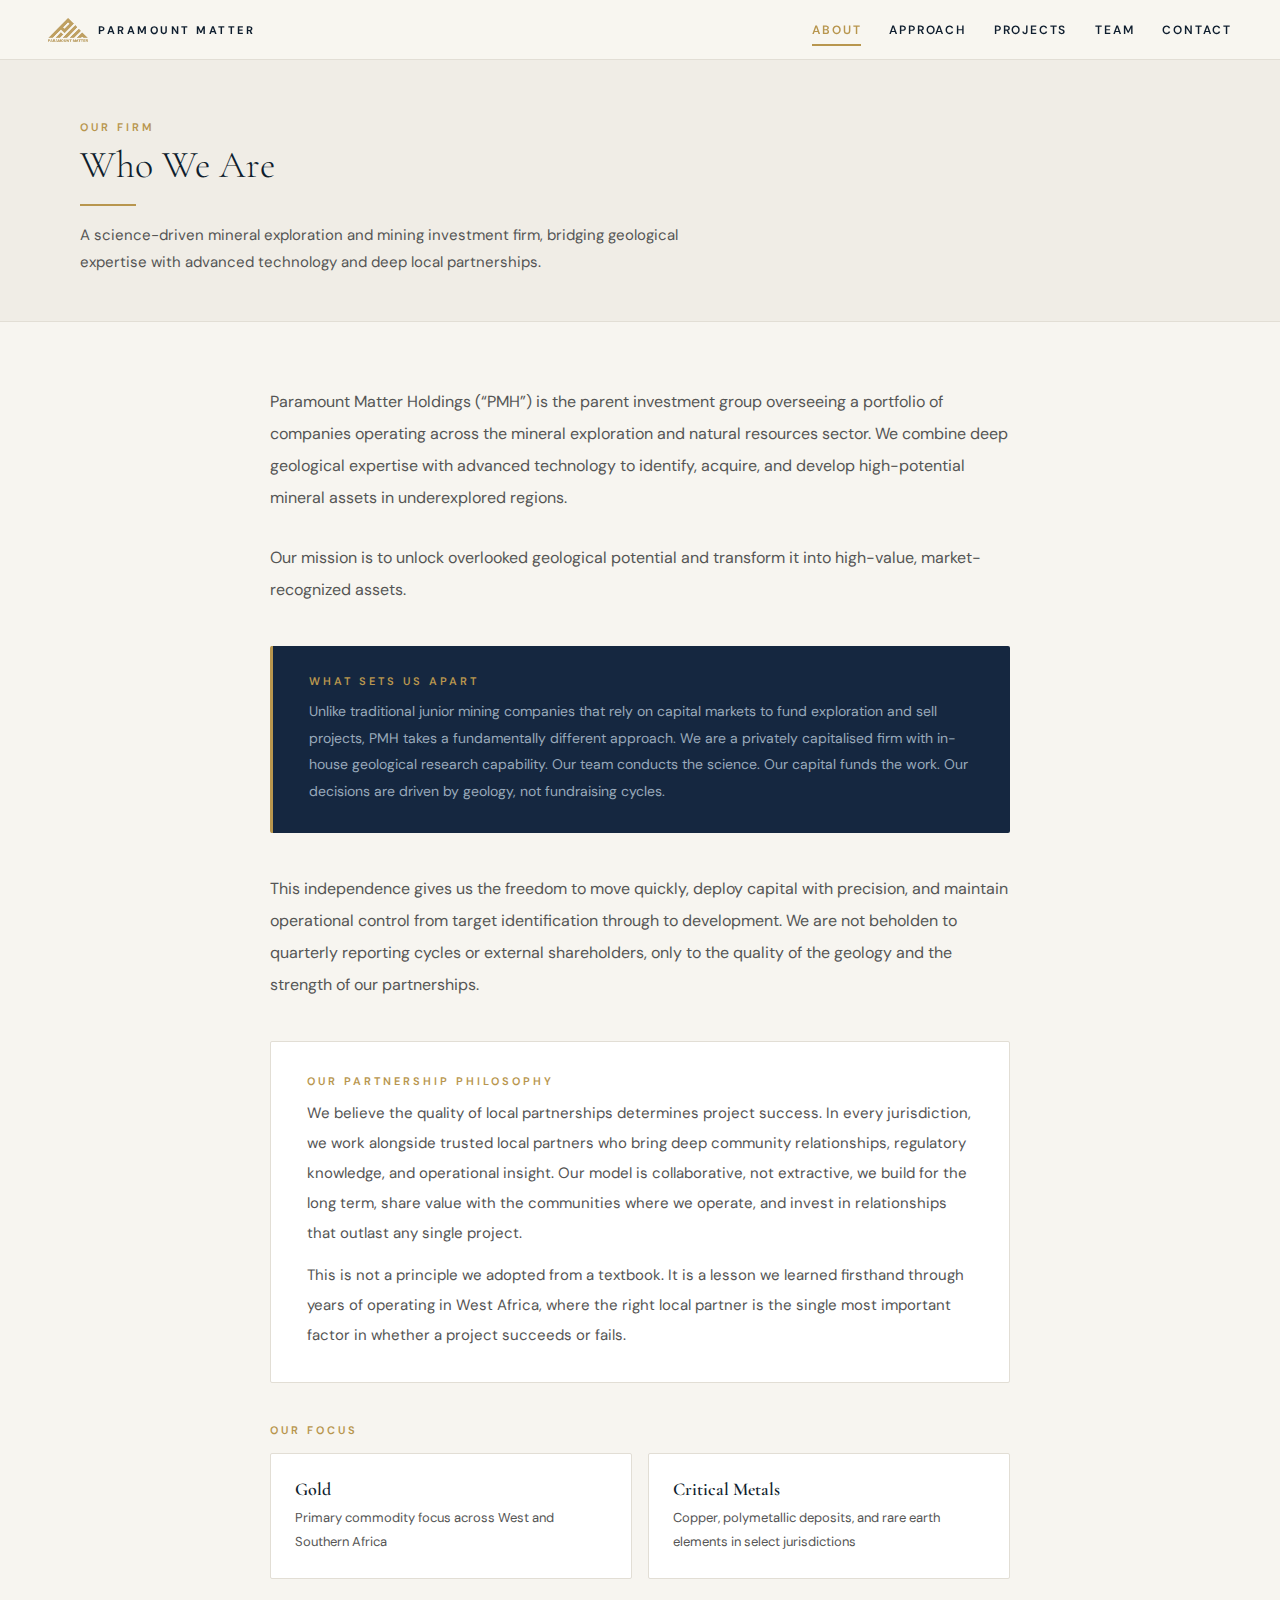
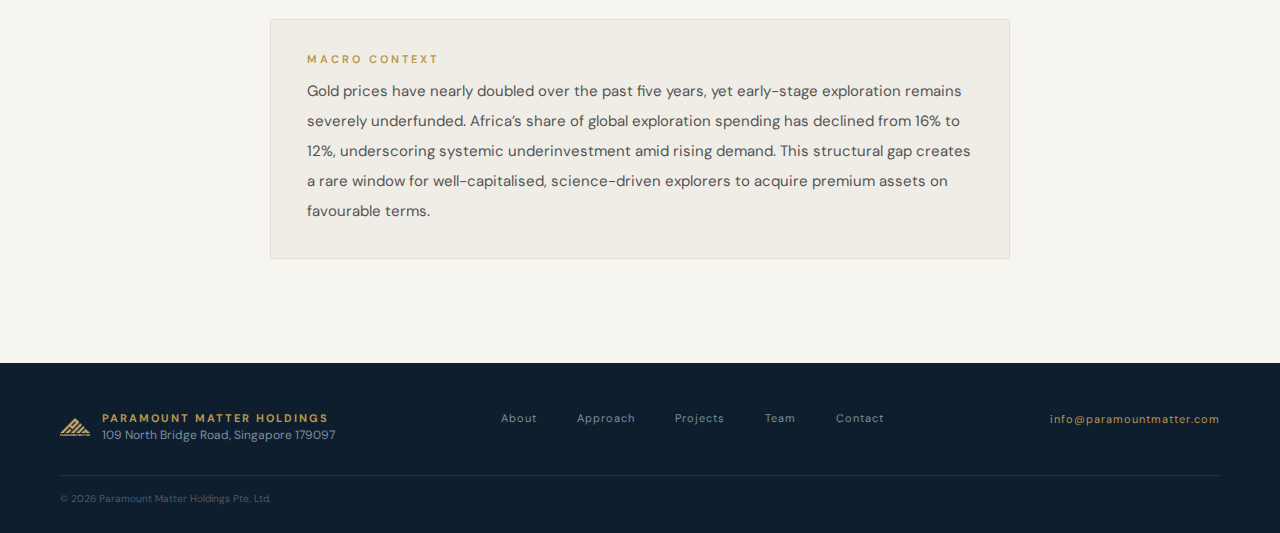
<file: about.html>
<!DOCTYPE html>
<html lang="en">
<head>
<meta charset="UTF-8">
<meta name="viewport" content="width=device-width, initial-scale=1.0">
<title>About | Paramount Matter Holdings</title>
<meta name="description" content="Learn about Paramount Matter Holdings — a science-driven mineral exploration and mining investment firm headquartered in Singapore.">
<link rel="icon" type="image/svg+xml" href="data:image/svg+xml,%3Csvg xmlns='http://www.w3.org/2000/svg' viewBox='0 0 32 32'%3E%3Crect width='32' height='32' rx='4' fill='%230F1E2E'/%3E%3Cpath d='M16 5 L27 16 L16 27 L5 16 Z' fill='%23B8964E'/%3E%3C/svg%3E">
<link rel="preconnect" href="https://fonts.googleapis.com">
<link href="https://fonts.googleapis.com/css2?family=Cormorant+Garamond:wght@300;400;500;600&family=DM+Sans:wght@300;400;500;600;700&display=swap" rel="stylesheet">
<link rel="stylesheet" href="assets/css/style.css">
</head>
<body>

<nav>
  <a class="logo" href="index.html">
    <img src="assets/img/logo.png" alt="PMH">
    <span>Paramount Matter</span>
  </a>
  <div class="links" id="navLinks">
    <a href="about.html" class="active">About</a>
    <a href="approach.html">Approach</a>
    <a href="projects.html">Projects</a>
    <a href="team.html">Team</a>
    <a href="contact.html">Contact</a>
  </div>
  <button class="hamburger" onclick="document.getElementById('navLinks').classList.toggle('open')">&#9776;</button>
</nav>

<div class="light-hero">
  <div class="sl fu" style="margin-bottom:10px">Our Firm</div>
  <h1 class="fu1">Who We Are</h1>
  <div class="fu2" style="width:56px;height:2px;background:#B8964E;margin:16px 0"></div>
  <p class="fu3 bt" style="max-width:600px">A science-driven mineral exploration and mining investment firm, bridging geological expertise with advanced technology and deep local partnerships.</p>
</div>

<section style="padding:64px 80px;max-width:900px;margin:0 auto">
  <div class="fu"><p class="bt" style="font-size:16px;line-height:2;margin-bottom:28px">Paramount Matter Holdings (&ldquo;PMH&rdquo;) is the parent investment group overseeing a portfolio of companies operating across the mineral exploration and natural resources sector. We combine deep geological expertise with advanced technology to identify, acquire, and develop high-potential mineral assets in underexplored regions.</p><p class="bt" style="font-size:16px;line-height:2;margin-bottom:28px">Our mission is to unlock overlooked geological potential and transform it into high-value, market-recognized assets.</p></div>
  <div class="fu2 callout" style="margin:40px 0"><div class="sl" style="margin-bottom:10px">What Sets Us Apart</div><p style="font-family:'DM Sans',sans-serif;font-size:14px;color:#99AABB;line-height:1.9">Unlike traditional junior mining companies that rely on capital markets to fund exploration and sell projects, PMH takes a fundamentally different approach. We are a privately capitalised firm with in-house geological research capability. Our team conducts the science. Our capital funds the work. Our decisions are driven by geology, not fundraising cycles.</p></div>
  <div class="fu3"><p class="bt" style="font-size:16px;line-height:2;margin-bottom:28px">This independence gives us the freedom to move quickly, deploy capital with precision, and maintain operational control from target identification through to development. We are not beholden to quarterly reporting cycles or external shareholders, only to the quality of the geology and the strength of our partnerships.</p></div>
  <div class="fu4 card" style="margin:40px 0;padding:32px 36px"><div class="sl" style="margin-bottom:10px">Our Partnership Philosophy</div><p class="bt" style="line-height:2">We believe the quality of local partnerships determines project success. In every jurisdiction, we work alongside trusted local partners who bring deep community relationships, regulatory knowledge, and operational insight. Our model is collaborative, not extractive, we build for the long term, share value with the communities where we operate, and invest in relationships that outlast any single project.</p><p class="bt" style="line-height:2;margin-top:12px">This is not a principle we adopted from a textbook. It is a lesson we learned firsthand through years of operating in West Africa, where the right local partner is the single most important factor in whether a project succeeds or fails.</p></div>
  <div class="fu4" style="margin:40px 0"><div class="sl" style="margin-bottom:16px">Our Focus</div><div class="g2"><div class="card"><div style="font-size:18px;font-weight:600;color:#0F1E2E;margin-bottom:6px">Gold</div><p class="bt" style="font-size:13px">Primary commodity focus across West and Southern Africa</p></div><div class="card"><div style="font-size:18px;font-weight:600;color:#0F1E2E;margin-bottom:6px">Critical Metals</div><p class="bt" style="font-size:13px">Copper, polymetallic deposits, and rare earth elements in select jurisdictions</p></div></div></div>
  <div class="fu5" style="margin:40px 0;padding:32px 36px;background:#F0EDE6;border:1px solid #E2DED5;border-radius:2px"><div class="sl" style="margin-bottom:10px">Macro Context</div><p class="bt" style="line-height:2">Gold prices have nearly doubled over the past five years, yet early-stage exploration remains severely underfunded. Africa&rsquo;s share of global exploration spending has declined from 16% to 12%, underscoring systemic underinvestment amid rising demand. This structural gap creates a rare window for well-capitalised, science-driven explorers to acquire premium assets on favourable terms.</p></div>
</section>

<footer>
  <div style="display:flex;justify-content:space-between;align-items:flex-start;flex-wrap:wrap;gap:32px">
    <div style="display:flex;align-items:center;gap:12px">
      <img src="assets/img/logo.png" alt="PMH" style="height:18px">
      <div><div class="dm" style="font-size:11px;font-weight:700;letter-spacing:2px;text-transform:uppercase;color:#B8964E">Paramount Matter Holdings</div><div class="dm" style="font-size:12px;color:#7A8FA0;margin-top:2px">109 North Bridge Road, Singapore 179097</div></div>
    </div>
    <div style="display:flex;gap:40px">
      <a href="about.html">About</a><a href="approach.html">Approach</a><a href="projects.html">Projects</a><a href="team.html">Team</a><a href="contact.html">Contact</a>
    </div>
    <div class="dm" style="font-size:12px;color:#B8964E"><a href="mailto:info@paramountmatter.com" style="color:#B8964E;text-decoration:none">info@paramountmatter.com</a></div>
  </div>
  <div style="margin-top:32px;padding-top:16px;border-top:1px solid #1A3150;display:flex;justify-content:space-between">
    <span class="dm" style="font-size:10px;color:#4A5A6A">&copy; 2026 Paramount Matter Holdings Pte. Ltd.</span>
  </div>
</footer>

</body>
</html>
</file>
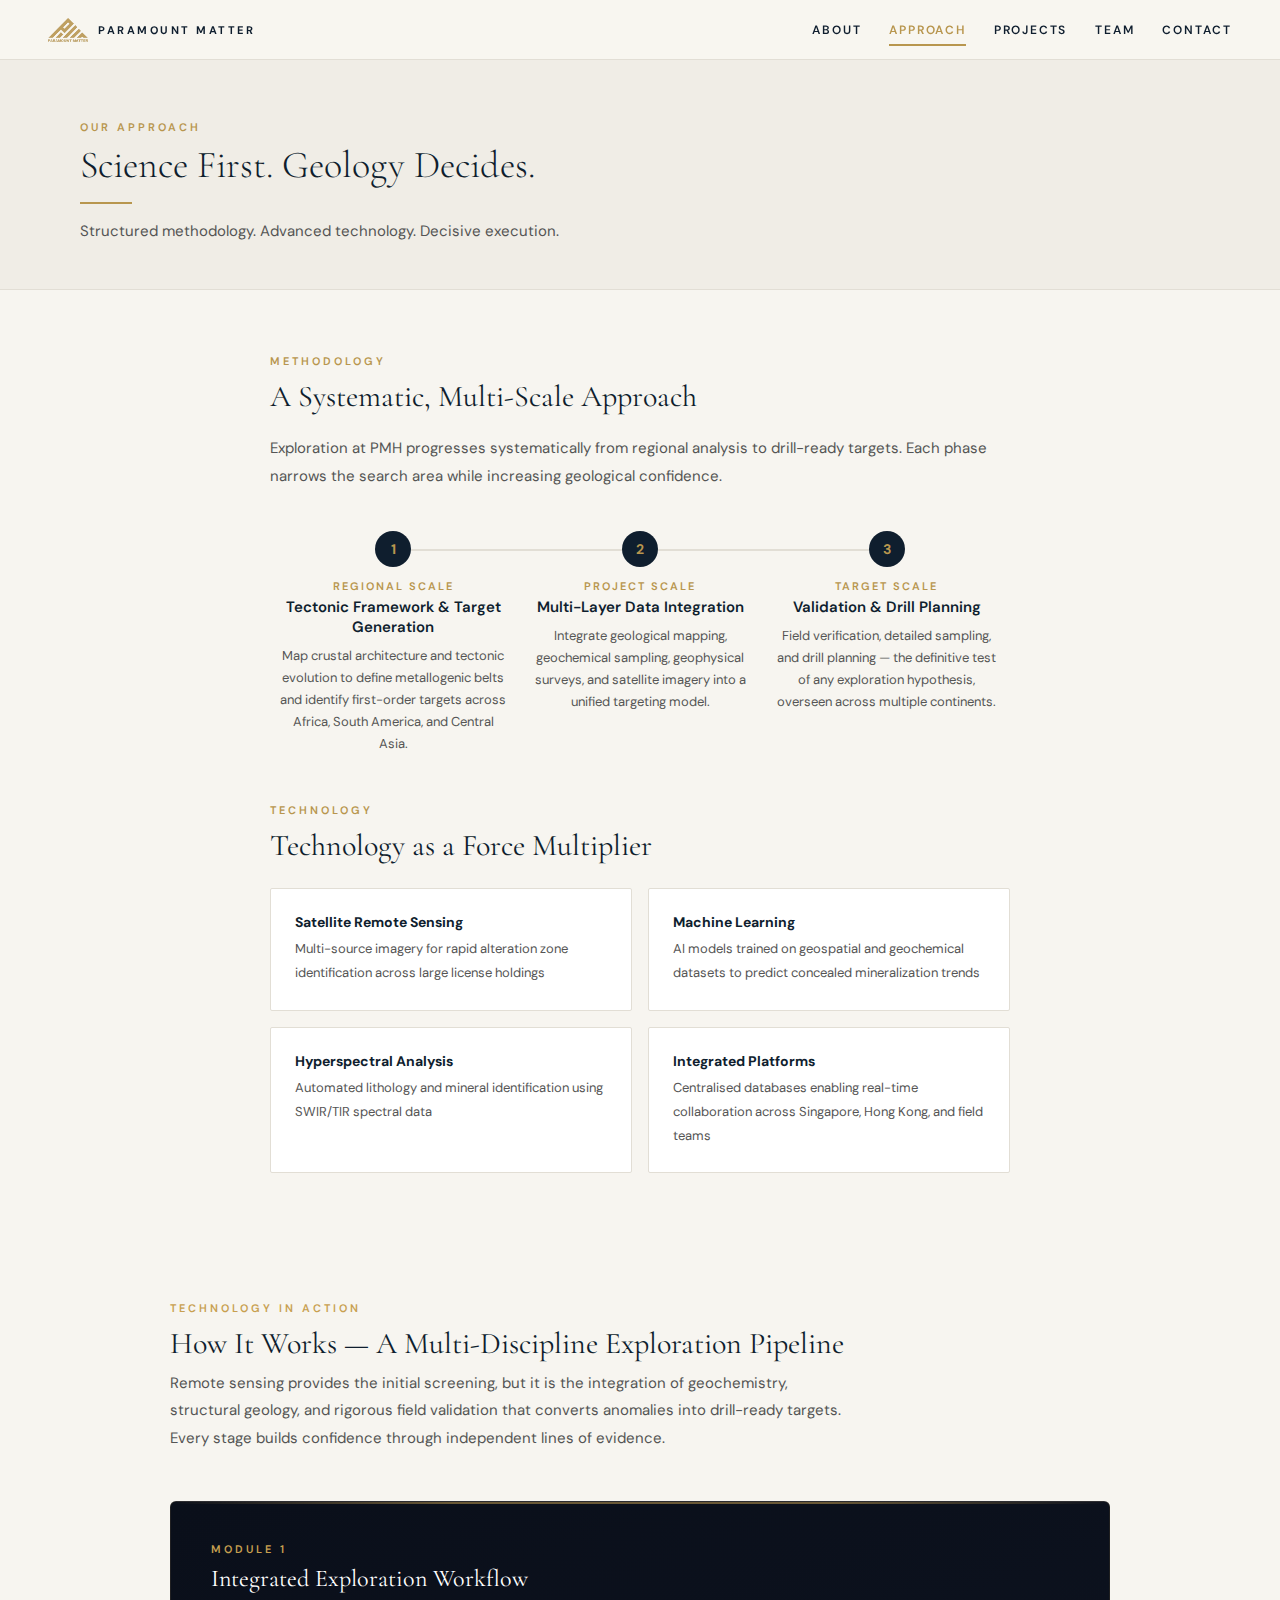
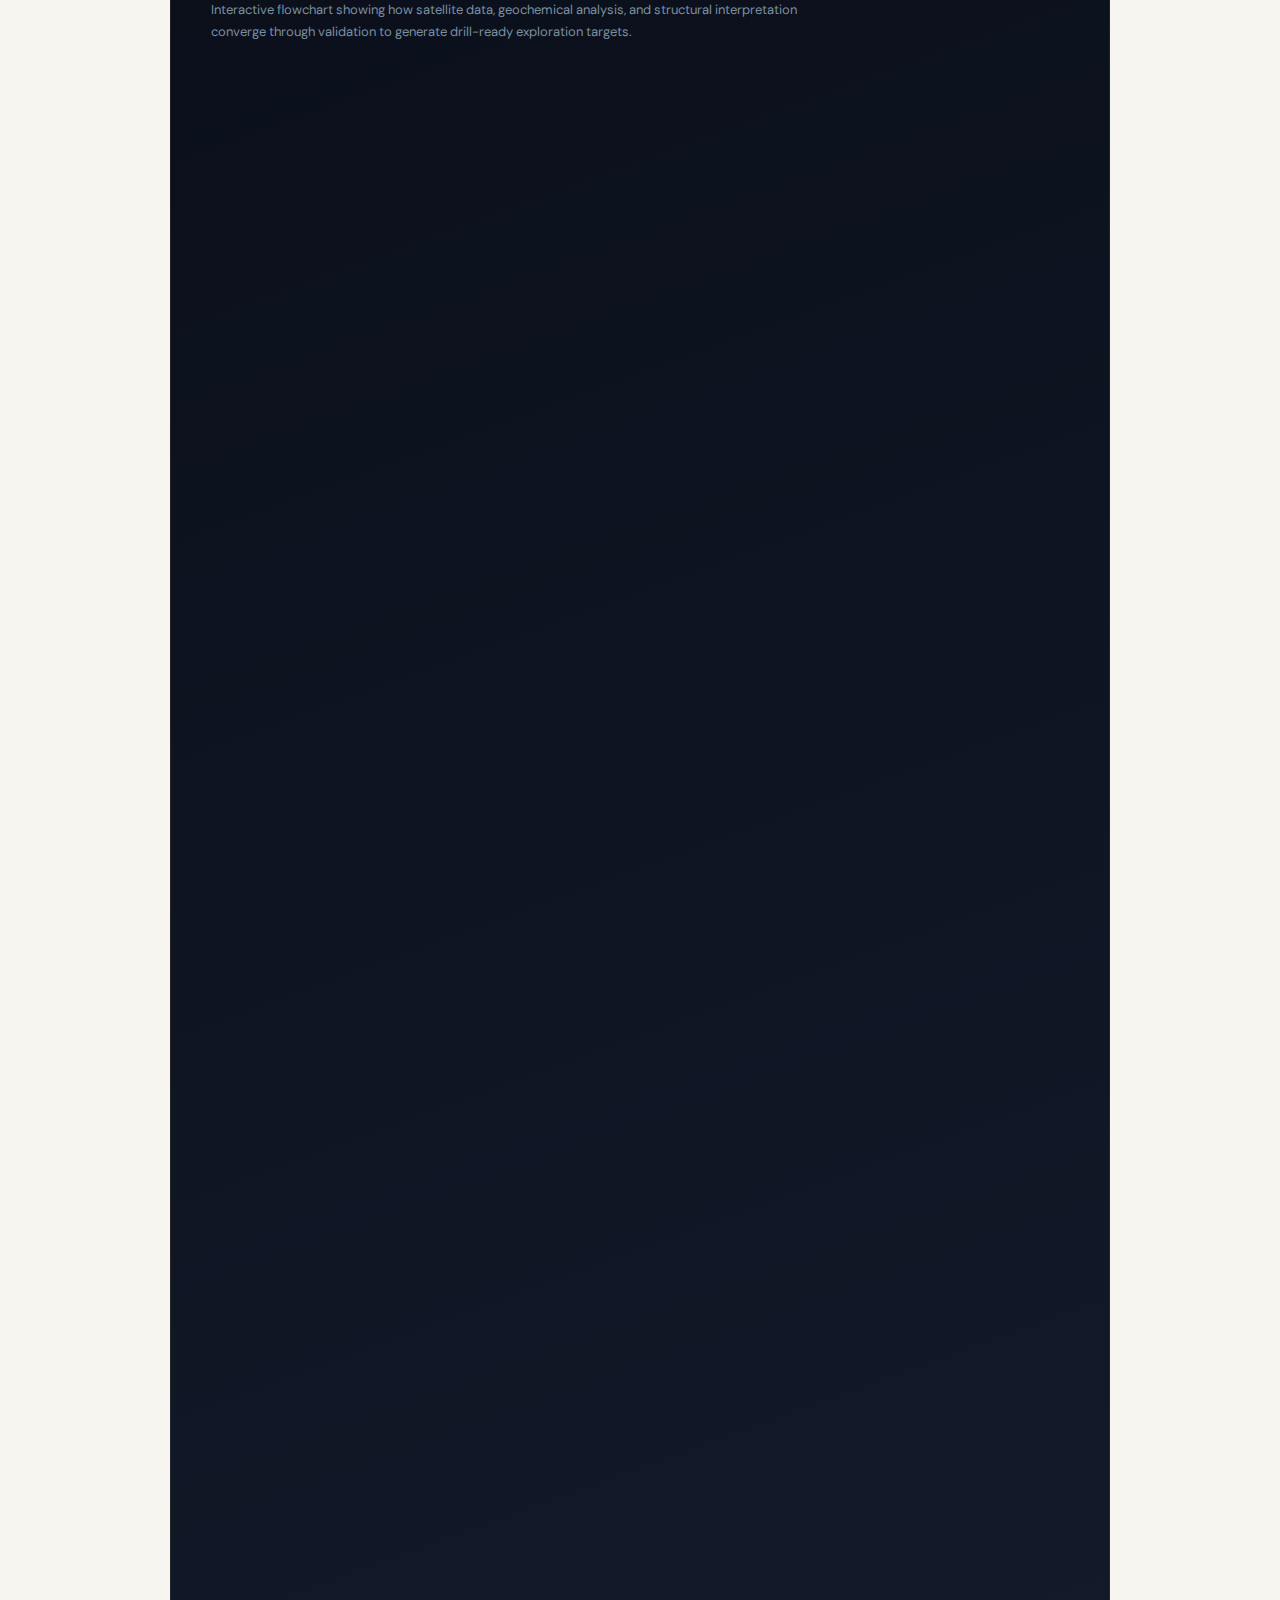
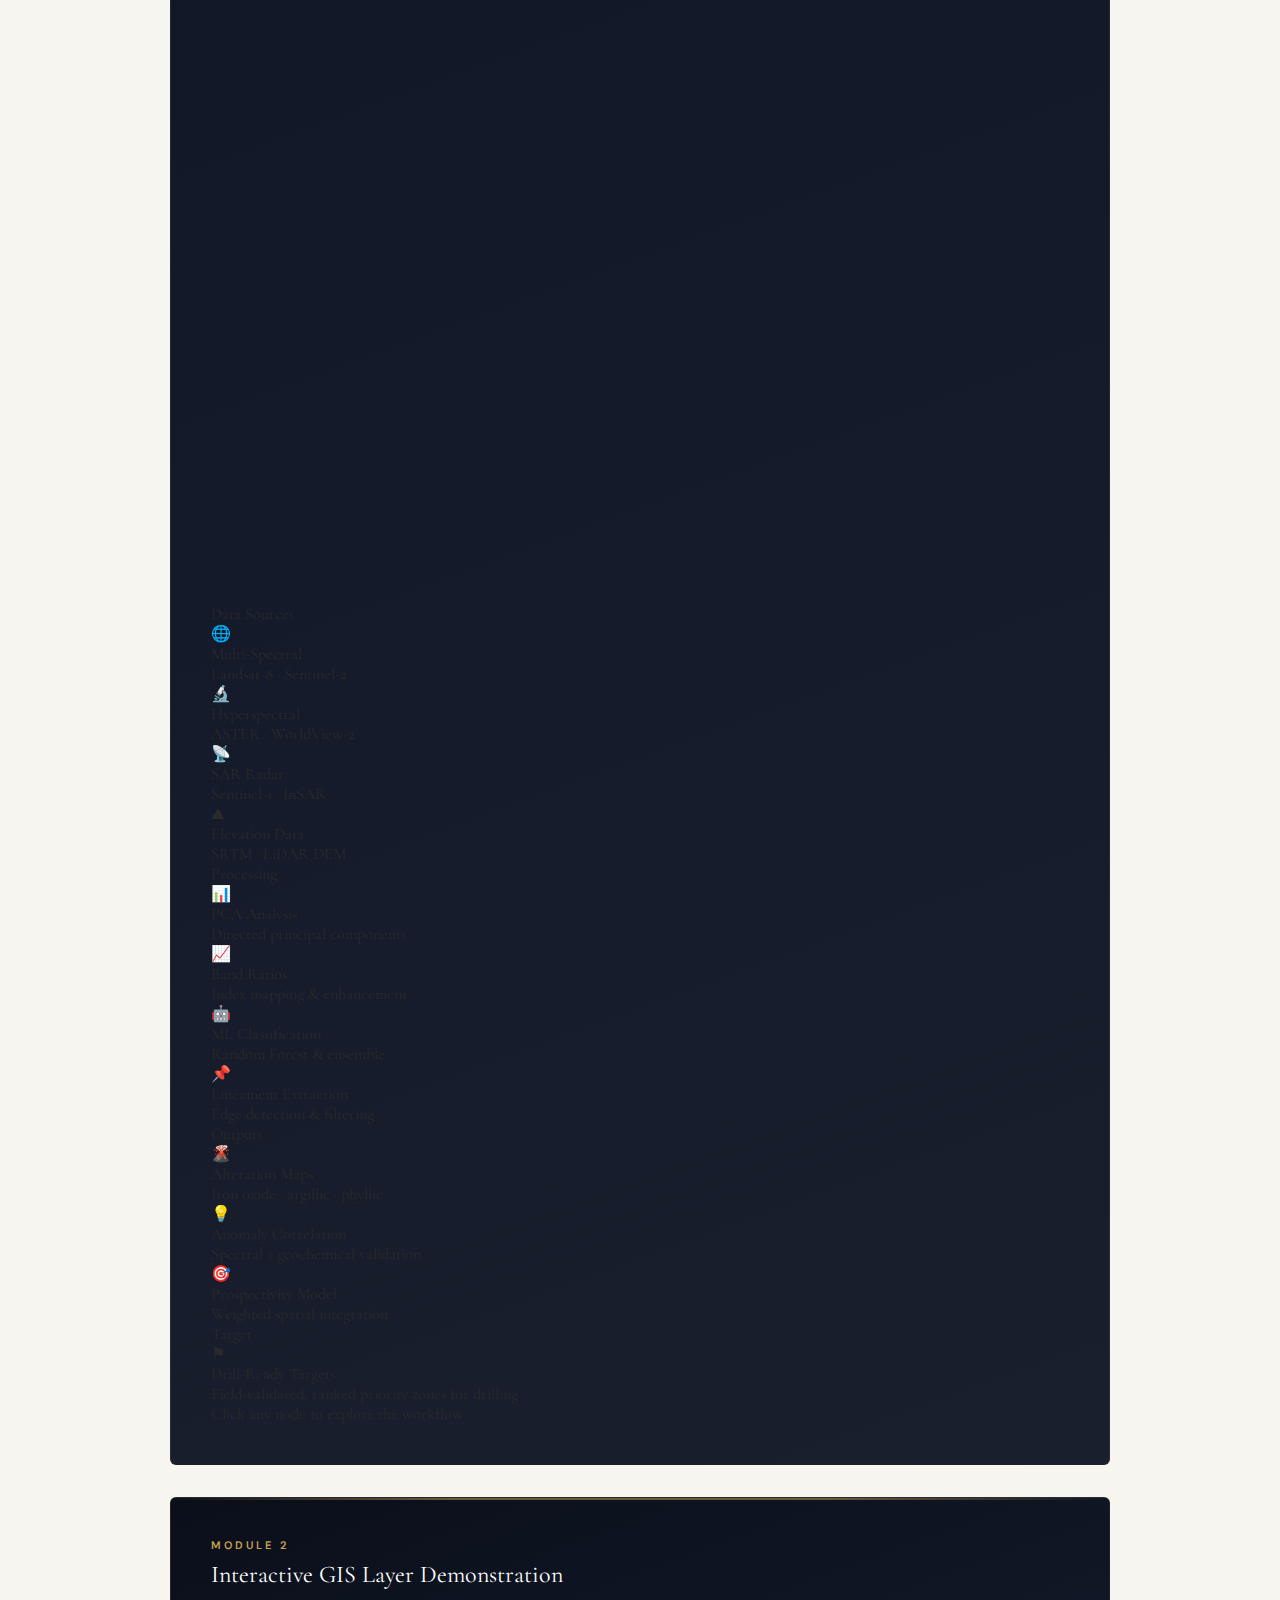
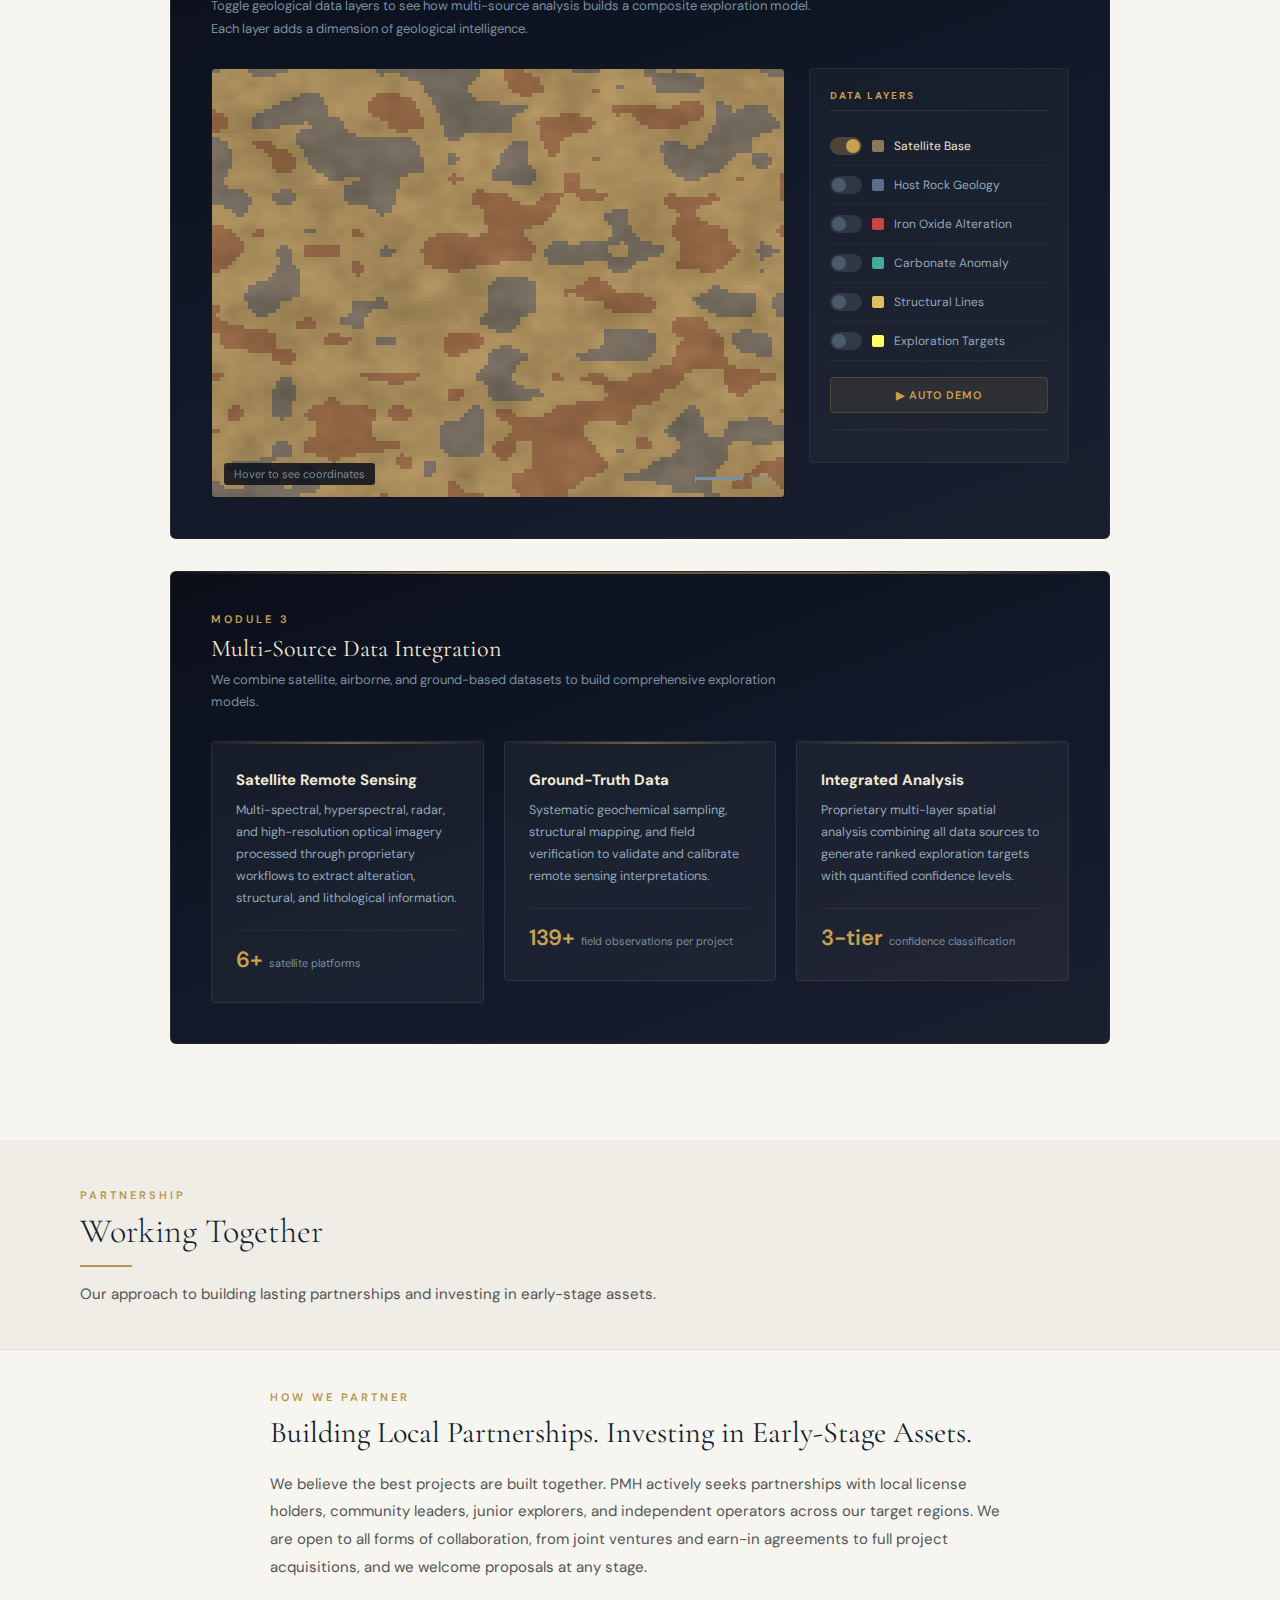
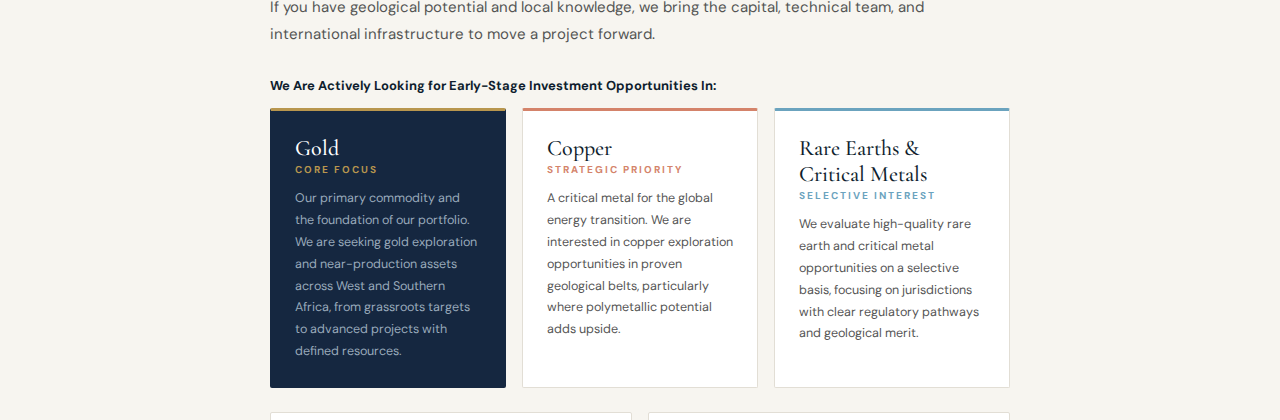
<file: approach.html>
<!DOCTYPE html>
<html lang="en">
<head>
<meta charset="UTF-8">
<meta name="viewport" content="width=device-width, initial-scale=1.0">
<title>Our Approach | Paramount Matter Holdings</title>
<meta name="description" content="PMH's systematic, science-first exploration methodology — from regional analysis to drill-ready targets.">
<link rel="icon" type="image/svg+xml" href="data:image/svg+xml,%3Csvg xmlns='http://www.w3.org/2000/svg' viewBox='0 0 32 32'%3E%3Crect width='32' height='32' rx='4' fill='%230F1E2E'/%3E%3Cpath d='M16 5 L27 16 L16 27 L5 16 Z' fill='%23B8964E'/%3E%3C/svg%3E">
<link rel="preconnect" href="https://fonts.googleapis.com">
<link href="https://fonts.googleapis.com/css2?family=Cormorant+Garamond:wght@300;400;500;600&family=DM+Sans:wght@300;400;500;600;700&display=swap" rel="stylesheet">
<link rel="stylesheet" href="assets/css/style.css">
<link rel="stylesheet" href="assets/css/tech-demo.css">
</head>
<body>

<nav>
  <a class="logo" href="index.html">
    <img src="assets/img/logo.png" alt="PMH">
    <span>Paramount Matter</span>
  </a>
  <div class="links" id="navLinks">
    <a href="about.html">About</a>
    <a href="approach.html" class="active">Approach</a>
    <a href="projects.html">Projects</a>
    <a href="team.html">Team</a>
    <a href="contact.html">Contact</a>
  </div>
  <button class="hamburger" onclick="document.getElementById('navLinks').classList.toggle('open')">&#9776;</button>
</nav>

<div class="light-hero">
  <div class="sl fu" style="margin-bottom:10px">Our Approach</div>
  <h1 class="fu1">Science First. Geology Decides.</h1>
  <div class="fu2" style="width:52px;height:2px;background:#B8964E;margin:14px 0"></div>
  <p class="fu3 bt" style="max-width:580px">Structured methodology. Advanced technology. Decisive execution.</p>
</div>

<section style="padding:64px 80px;max-width:900px;margin:0 auto">
  <div class="fu"><div class="sl" style="margin-bottom:10px">Methodology</div><h2 style="font-size:30px;font-weight:400;color:#0F1E2E;margin-bottom:20px">A Systematic, Multi-Scale Approach</h2><p class="bt" style="margin-bottom:40px">Exploration at PMH progresses systematically from regional analysis to drill-ready targets. Each phase narrows the search area while increasing geological confidence.</p></div>

  <div class="fu1 steps">
    <div class="step">
      <div class="step-num">1</div>
      <div class="step-label">Regional Scale</div>
      <div class="step-title">Tectonic Framework &amp; Target Generation</div>
      <div class="step-desc">Map crustal architecture and tectonic evolution to define metallogenic belts and identify first-order targets across Africa, South America, and Central Asia.</div>
    </div>
    <div class="step">
      <div class="step-num">2</div>
      <div class="step-label">Project Scale</div>
      <div class="step-title">Multi-Layer Data Integration</div>
      <div class="step-desc">Integrate geological mapping, geochemical sampling, geophysical surveys, and satellite imagery into a unified targeting model.</div>
    </div>
    <div class="step">
      <div class="step-num">3</div>
      <div class="step-label">Target Scale</div>
      <div class="step-title">Validation &amp; Drill Planning</div>
      <div class="step-desc">Field verification, detailed sampling, and drill planning &mdash; the definitive test of any exploration hypothesis, overseen across multiple continents.</div>
    </div>
  </div>

  <div class="fu4" style="margin-top:48px"><div class="sl" style="margin-bottom:10px">Technology</div><h2 style="font-size:30px;font-weight:400;color:#0F1E2E;margin-bottom:24px">Technology as a Force Multiplier</h2>
  <div class="g2">
    <div class="ch card"><h4 class="dm" style="font-size:14px;font-weight:700;color:#0F1E2E;margin-bottom:6px">Satellite Remote Sensing</h4><p class="bt" style="font-size:13px">Multi-source imagery for rapid alteration zone identification across large license holdings</p></div>
    <div class="ch card"><h4 class="dm" style="font-size:14px;font-weight:700;color:#0F1E2E;margin-bottom:6px">Machine Learning</h4><p class="bt" style="font-size:13px">AI models trained on geospatial and geochemical datasets to predict concealed mineralization trends</p></div>
    <div class="ch card"><h4 class="dm" style="font-size:14px;font-weight:700;color:#0F1E2E;margin-bottom:6px">Hyperspectral Analysis</h4><p class="bt" style="font-size:13px">Automated lithology and mineral identification using SWIR/TIR spectral data</p></div>
    <div class="ch card"><h4 class="dm" style="font-size:14px;font-weight:700;color:#0F1E2E;margin-bottom:6px">Integrated Platforms</h4><p class="bt" style="font-size:13px">Centralised databases enabling real-time collaboration across Singapore, Hong Kong, and field teams</p></div>
  </div></div>
</section>

<!-- ============================================================
     HOW IT WORKS — FROM SATELLITE TO TARGET
     ============================================================ -->
<section class="tech-section">
  <div class="section-label">Technology in Action</div>
  <h2>How It Works &mdash; A Multi-Discipline Exploration Pipeline</h2>
  <p class="section-sub">Remote sensing provides the initial screening, but it is the integration of geochemistry, structural geology, and rigorous field validation that converts anomalies into drill-ready targets. Every stage builds confidence through independent lines of evidence.</p>

  <!-- MODULE 1: Remote Sensing Workflow -->
  <div class="tech-module" id="workflowModule">
    <div class="tech-module-title">Module 1</div>
    <h3>Integrated Exploration Workflow</h3>
    <p class="module-desc">Interactive flowchart showing how satellite data, geochemical analysis, and structural interpretation converge through validation to generate drill-ready exploration targets.</p>

    <div class="workflow-container">
      <svg class="workflow-svg"></svg>
      <div class="workflow-columns">
        <!-- Column 1: Data Sources -->
        <div>
          <div class="workflow-col-head">Data Sources</div>
          <div class="workflow-node" data-node="multispectral">
            <div class="node-pulse"></div>
            <div class="node-icon">&#127760;</div>
            <div class="node-name">Multi-Spectral</div>
            <div class="node-detail">Landsat-8 &middot; Sentinel-2</div>
          </div>
          <div class="workflow-node" data-node="hyperspectral">
            <div class="node-pulse"></div>
            <div class="node-icon">&#128300;</div>
            <div class="node-name">Hyperspectral</div>
            <div class="node-detail">ASTER &middot; WorldView-2</div>
          </div>
          <div class="workflow-node" data-node="sar">
            <div class="node-pulse"></div>
            <div class="node-icon">&#128225;</div>
            <div class="node-name">SAR Radar</div>
            <div class="node-detail">Sentinel-1 &middot; InSAR</div>
          </div>
          <div class="workflow-node" data-node="dem">
            <div class="node-pulse"></div>
            <div class="node-icon">&#9968;</div>
            <div class="node-name">Elevation Data</div>
            <div class="node-detail">SRTM &middot; LiDAR DEM</div>
          </div>
        </div>

        <!-- Column 2: Processing Methods -->
        <div>
          <div class="workflow-col-head">Processing</div>
          <div class="workflow-node" data-node="pca">
            <div class="node-pulse"></div>
            <div class="node-icon">&#128202;</div>
            <div class="node-name">PCA Analysis</div>
            <div class="node-detail">Directed principal components</div>
          </div>
          <div class="workflow-node" data-node="bandratio">
            <div class="node-pulse"></div>
            <div class="node-icon">&#128200;</div>
            <div class="node-name">Band Ratios</div>
            <div class="node-detail">Index mapping &amp; enhancement</div>
          </div>
          <div class="workflow-node" data-node="ml">
            <div class="node-pulse"></div>
            <div class="node-icon">&#129302;</div>
            <div class="node-name">ML Classification</div>
            <div class="node-detail">Random Forest &amp; ensemble</div>
          </div>
          <div class="workflow-node" data-node="structural">
            <div class="node-pulse"></div>
            <div class="node-icon">&#128204;</div>
            <div class="node-name">Lineament Extraction</div>
            <div class="node-detail">Edge detection &amp; filtering</div>
          </div>
        </div>

        <!-- Column 3: Output Information -->
        <div>
          <div class="workflow-col-head">Outputs</div>
          <div class="workflow-node" data-node="alteration">
            <div class="node-pulse"></div>
            <div class="node-icon">&#127755;</div>
            <div class="node-name">Alteration Maps</div>
            <div class="node-detail">Iron oxide &middot; argillic &middot; phyllic</div>
          </div>
          <div class="workflow-node" data-node="anomaly">
            <div class="node-pulse"></div>
            <div class="node-icon">&#128161;</div>
            <div class="node-name">Anomaly Correlation</div>
            <div class="node-detail">Spectral + geochemical validation</div>
          </div>
          <div class="workflow-node" data-node="prospectivity">
            <div class="node-pulse"></div>
            <div class="node-icon">&#127919;</div>
            <div class="node-name">Prospectivity Model</div>
            <div class="node-detail">Weighted spatial integration</div>
          </div>
        </div>

        <!-- Column 4: Target Delineation -->
        <div>
          <div class="workflow-col-head">Target</div>
          <div class="workflow-node" data-node="drillready">
            <div class="node-pulse"></div>
            <div class="node-icon">&#9873;</div>
            <div class="node-name">Drill-Ready Targets</div>
            <div class="node-detail">Field-validated, ranked priority zones for drilling</div>
          </div>
        </div>
      </div>
    </div>

    <div class="workflow-info">
      <div class="info-title"></div>
      <div class="info-text"></div>
    </div>
  </div>

  <!-- MODULE 2: Interactive GIS Layer Demo -->
  <div class="tech-module" id="gisModule">
    <div class="tech-module-title">Module 2</div>
    <h3>Interactive GIS Layer Demonstration</h3>
    <p class="module-desc">Toggle geological data layers to see how multi-source analysis builds a composite exploration model. Each layer adds a dimension of geological intelligence.</p>

    <div class="gis-container">
      <div class="gis-canvas-wrap">
        <canvas></canvas>
        <div class="gis-cursor-info">Hover to see coordinates</div>
        <div class="gis-scale">
          <div class="gis-scale-bar"></div>
          <span>5 km</span>
        </div>
      </div>
      <div class="gis-panel">
        <div class="gis-panel-title">Data Layers</div>
        <div class="gis-layer" data-layer="satellite">
          <div class="gis-layer-toggle"></div>
          <div class="gis-layer-swatch" style="background:#8a7a5a"></div>
          <div class="gis-layer-name">Satellite Base</div>
        </div>
        <div class="gis-layer" data-layer="hostrock">
          <div class="gis-layer-toggle"></div>
          <div class="gis-layer-swatch" style="background:#5a6e8a"></div>
          <div class="gis-layer-name">Host Rock Geology</div>
        </div>
        <div class="gis-layer" data-layer="ironoxide">
          <div class="gis-layer-toggle"></div>
          <div class="gis-layer-swatch" style="background:#c44"></div>
          <div class="gis-layer-name">Iron Oxide Alteration</div>
        </div>
        <div class="gis-layer" data-layer="carbonate">
          <div class="gis-layer-toggle"></div>
          <div class="gis-layer-swatch" style="background:#4a9"></div>
          <div class="gis-layer-name">Carbonate Anomaly</div>
        </div>
        <div class="gis-layer" data-layer="structural">
          <div class="gis-layer-toggle"></div>
          <div class="gis-layer-swatch" style="background:#e0c060"></div>
          <div class="gis-layer-name">Structural Lines</div>
        </div>
        <div class="gis-layer" data-layer="targets">
          <div class="gis-layer-toggle"></div>
          <div class="gis-layer-swatch" style="background:#ff6"></div>
          <div class="gis-layer-name">Exploration Targets</div>
        </div>
        <button class="gis-auto-btn">&#9654;  Auto Demo</button>
        <div class="gis-legend"></div>
      </div>
    </div>
  </div>

  <!-- MODULE 3: Multi-Source Data Integration -->
  <div class="tech-module" id="satModule">
    <div class="tech-module-title">Module 3</div>
    <h3 style="color:#f0e8d4">Multi-Source Data Integration</h3>
    <p class="module-desc">We combine satellite, airborne, and ground-based datasets to build comprehensive exploration models.</p>

    <div style="display:grid;grid-template-columns:repeat(3,1fr);gap:20px;margin-top:24px;align-items:start">
      <div style="background:rgba(255,255,255,.04);border:1px solid rgba(255,255,255,.08);border-radius:4px;padding:28px 24px;position:relative;overflow:hidden;display:flex;flex-direction:column">
        <div style="position:absolute;top:0;left:0;right:0;height:2px;background:linear-gradient(90deg,transparent,#c8a050 50%,transparent);opacity:.5"></div>
        <div style="font-family:'DM Sans',sans-serif;font-size:15px;font-weight:700;color:#f0e8d4;margin-bottom:10px">Satellite Remote Sensing</div>
        <p style="font-family:'DM Sans',sans-serif;font-size:12.5px;color:#94a8ba;line-height:1.75;margin-bottom:20px;flex:1">Multi-spectral, hyperspectral, radar, and high-resolution optical imagery processed through proprietary workflows to extract alteration, structural, and lithological information.</p>
        <div style="border-top:1px solid rgba(255,255,255,.06);padding-top:14px;font-family:'DM Sans',sans-serif;font-size:22px;font-weight:600;color:#c8a050">6+<span style="font-size:11px;font-weight:400;color:#7a8fa0;margin-left:6px">satellite platforms</span></div>
      </div>
      <div style="background:rgba(255,255,255,.04);border:1px solid rgba(255,255,255,.08);border-radius:4px;padding:28px 24px;position:relative;overflow:hidden;display:flex;flex-direction:column">
        <div style="position:absolute;top:0;left:0;right:0;height:2px;background:linear-gradient(90deg,transparent,#c8a050 50%,transparent);opacity:.5"></div>
        <div style="font-family:'DM Sans',sans-serif;font-size:15px;font-weight:700;color:#f0e8d4;margin-bottom:10px">Ground-Truth Data</div>
        <p style="font-family:'DM Sans',sans-serif;font-size:12.5px;color:#94a8ba;line-height:1.75;margin-bottom:20px;flex:1">Systematic geochemical sampling, structural mapping, and field verification to validate and calibrate remote sensing interpretations.</p>
        <div style="border-top:1px solid rgba(255,255,255,.06);padding-top:14px;font-family:'DM Sans',sans-serif;font-size:22px;font-weight:600;color:#c8a050">139+<span style="font-size:11px;font-weight:400;color:#7a8fa0;margin-left:6px">field observations per project</span></div>
      </div>
      <div style="background:rgba(255,255,255,.04);border:1px solid rgba(255,255,255,.08);border-radius:4px;padding:28px 24px;position:relative;overflow:hidden;display:flex;flex-direction:column">
        <div style="position:absolute;top:0;left:0;right:0;height:2px;background:linear-gradient(90deg,transparent,#c8a050 50%,transparent);opacity:.5"></div>
        <div style="font-family:'DM Sans',sans-serif;font-size:15px;font-weight:700;color:#f0e8d4;margin-bottom:10px">Integrated Analysis</div>
        <p style="font-family:'DM Sans',sans-serif;font-size:12.5px;color:#94a8ba;line-height:1.75;margin-bottom:20px;flex:1">Proprietary multi-layer spatial analysis combining all data sources to generate ranked exploration targets with quantified confidence levels.</p>
        <div style="border-top:1px solid rgba(255,255,255,.06);padding-top:14px;font-family:'DM Sans',sans-serif;font-size:22px;font-weight:600;color:#c8a050">3-tier<span style="font-size:11px;font-weight:400;color:#7a8fa0;margin-left:6px">confidence classification</span></div>
      </div>
    </div>
  </div>
</section>

<!-- ============================================================
     BUSINESS & PARTNERSHIP APPROACH
     ============================================================ -->
<div class="light-hero" style="padding:48px 80px 40px">
  <div class="sl fu" style="margin-bottom:10px">Partnership</div>
  <h1 class="fu1" style="font-size:34px">Working Together</h1>
  <div class="fu2" style="width:52px;height:2px;background:#B8964E;margin:14px 0"></div>
  <p class="fu3 bt" style="max-width:580px">Our approach to building lasting partnerships and investing in early-stage assets.</p>
</div>

<section style="padding:40px 80px 64px;max-width:900px;margin:0 auto">
  <div class="fu5" style="margin-top:0"><div class="sl" style="margin-bottom:10px">How We Partner</div><h2 style="font-size:30px;font-weight:400;color:#0F1E2E;margin-bottom:20px">Building Local Partnerships. Investing in Early-Stage Assets.</h2>
  <p class="bt" style="margin-bottom:12px">We believe the best projects are built together. PMH actively seeks partnerships with local license holders, community leaders, junior explorers, and independent operators across our target regions. We are open to all forms of collaboration, from joint ventures and earn-in agreements to full project acquisitions, and we welcome proposals at any stage.</p>
  <p class="bt" style="margin-bottom:28px">If you have geological potential and local knowledge, we bring the capital, technical team, and international infrastructure to move a project forward.</p>
  <div class="dm" style="font-size:13px;font-weight:700;color:#0F1E2E;margin-bottom:14px">We Are Actively Looking for Early-Stage Investment Opportunities In:</div>
  <div class="g3" style="margin-bottom:24px">
    <div class="ch" style="padding:24px;background:#152740;border:1px solid transparent;border-radius:2px;border-top:3px solid #B8964E"><div style="font-size:22px;font-weight:500;color:#fff;margin-bottom:2px">Gold</div><div class="dm" style="font-size:10px;font-weight:700;letter-spacing:2px;text-transform:uppercase;color:#B8964E;margin-bottom:12px">Core Focus</div><p class="dm" style="font-size:12.5px;color:#99AABB;line-height:1.75">Our primary commodity and the foundation of our portfolio. We are seeking gold exploration and near-production assets across West and Southern Africa, from grassroots targets to advanced projects with defined resources.</p></div>
    <div class="ch card" style="border-top:3px solid #D4836A"><div style="font-size:22px;font-weight:500;color:#0F1E2E;margin-bottom:2px">Copper</div><div class="dm" style="font-size:10px;font-weight:700;letter-spacing:2px;text-transform:uppercase;color:#D4836A;margin-bottom:12px">Strategic Priority</div><p class="dm" style="font-size:12.5px;color:#555;line-height:1.75">A critical metal for the global energy transition. We are interested in copper exploration opportunities in proven geological belts, particularly where polymetallic potential adds upside.</p></div>
    <div class="ch card" style="border-top:3px solid #6BA3BE"><div style="font-size:22px;font-weight:500;color:#0F1E2E;margin-bottom:2px">Rare Earths &amp; Critical Metals</div><div class="dm" style="font-size:10px;font-weight:700;letter-spacing:2px;text-transform:uppercase;color:#6BA3BE;margin-bottom:12px">Selective Interest</div><p class="dm" style="font-size:12.5px;color:#555;line-height:1.75">We evaluate high-quality rare earth and critical metal opportunities on a selective basis, focusing on jurisdictions with clear regulatory pathways and geological merit.</p></div>
  </div>
  <div class="g2">
    <div class="card"><div class="dm" style="font-size:13px;font-weight:700;color:#0F1E2E;margin-bottom:12px">What We Bring to a Partnership</div><div class="alist"><div><span class="arr">&rarr;</span><span class="txt">Exploration and development capital</span></div><div><span class="arr">&rarr;</span><span class="txt">In-house geological, geochemical, and geophysical expertise</span></div><div><span class="arr">&rarr;</span><span class="txt">Satellite remote sensing and AI-driven target generation</span></div><div><span class="arr">&rarr;</span><span class="txt">International compliance, trading, and offtake infrastructure</span></div><div><span class="arr">&rarr;</span><span class="txt">Long-term commitment, we don&rsquo;t walk away after one season</span></div></div></div>
    <div class="card"><div class="dm" style="font-size:13px;font-weight:700;color:#0F1E2E;margin-bottom:12px">What We Look For in a Partner</div><div class="alist"><div><span class="arr">&rarr;</span><span class="txt">Genuine local knowledge and community trust</span></div><div><span class="arr">&rarr;</span><span class="txt">Licenses in geologically prospective areas</span></div><div><span class="arr">&rarr;</span><span class="txt">Transparency and willingness to operate within structured frameworks</span></div><div><span class="arr">&rarr;</span><span class="txt">Alignment on long-term value creation, not short-term extraction</span></div><div><span class="arr">&rarr;</span><span class="txt">Openness to working together, we are flexible on deal structure</span></div></div></div>
  </div></div>

  <div class="callout" style="margin-top:40px"><h3 style="font-size:18px">Speed Without Compromise</h3><p>As a privately capitalised firm, we are not constrained by fundraising cycles or public reporting timelines. When the data supports a decision, we act, at a pace listed companies cannot match, with the rigour institutional partners expect.</p></div>

  <div class="fu5 card" style="margin-top:40px;padding:32px 36px;border-left:3px solid #5A8F5A"><div class="sl" style="margin-bottom:10px;color:#5A8F5A">Our Commitment to Responsible Operations</div><p class="bt" style="line-height:2">We recognise that mineral exploration operates within communities, ecosystems, and sovereign territories that deserve respect. PMH is committed to responsible environmental stewardship, transparent engagement with local stakeholders, and contributing meaningfully to the social and economic development of the regions where we work. In every jurisdiction, we seek to build partnerships that create lasting value, not just for our investors, but for the people and landscapes that make our work possible.</p></div>
</section>

<footer>
  <div style="display:flex;justify-content:space-between;align-items:flex-start;flex-wrap:wrap;gap:32px">
    <div style="display:flex;align-items:center;gap:12px">
      <img src="assets/img/logo.png" alt="PMH" style="height:18px">
      <div><div class="dm" style="font-size:11px;font-weight:700;letter-spacing:2px;text-transform:uppercase;color:#B8964E">Paramount Matter Holdings</div><div class="dm" style="font-size:12px;color:#7A8FA0;margin-top:2px">109 North Bridge Road, Singapore 179097</div></div>
    </div>
    <div style="display:flex;gap:40px">
      <a href="about.html">About</a><a href="approach.html">Approach</a><a href="projects.html">Projects</a><a href="team.html">Team</a><a href="contact.html">Contact</a>
    </div>
    <div class="dm" style="font-size:12px;color:#B8964E"><a href="mailto:info@paramountmatter.com" style="color:#B8964E;text-decoration:none">info@paramountmatter.com</a></div>
  </div>
  <div style="margin-top:32px;padding-top:16px;border-top:1px solid #1A3150;display:flex;justify-content:space-between">
    <span class="dm" style="font-size:10px;color:#4A5A6A">&copy; 2026 Paramount Matter Holdings Pte. Ltd.</span>
  </div>
</footer>

<script src="assets/js/tech-demo.js"></script>
</body>
</html>
</file>
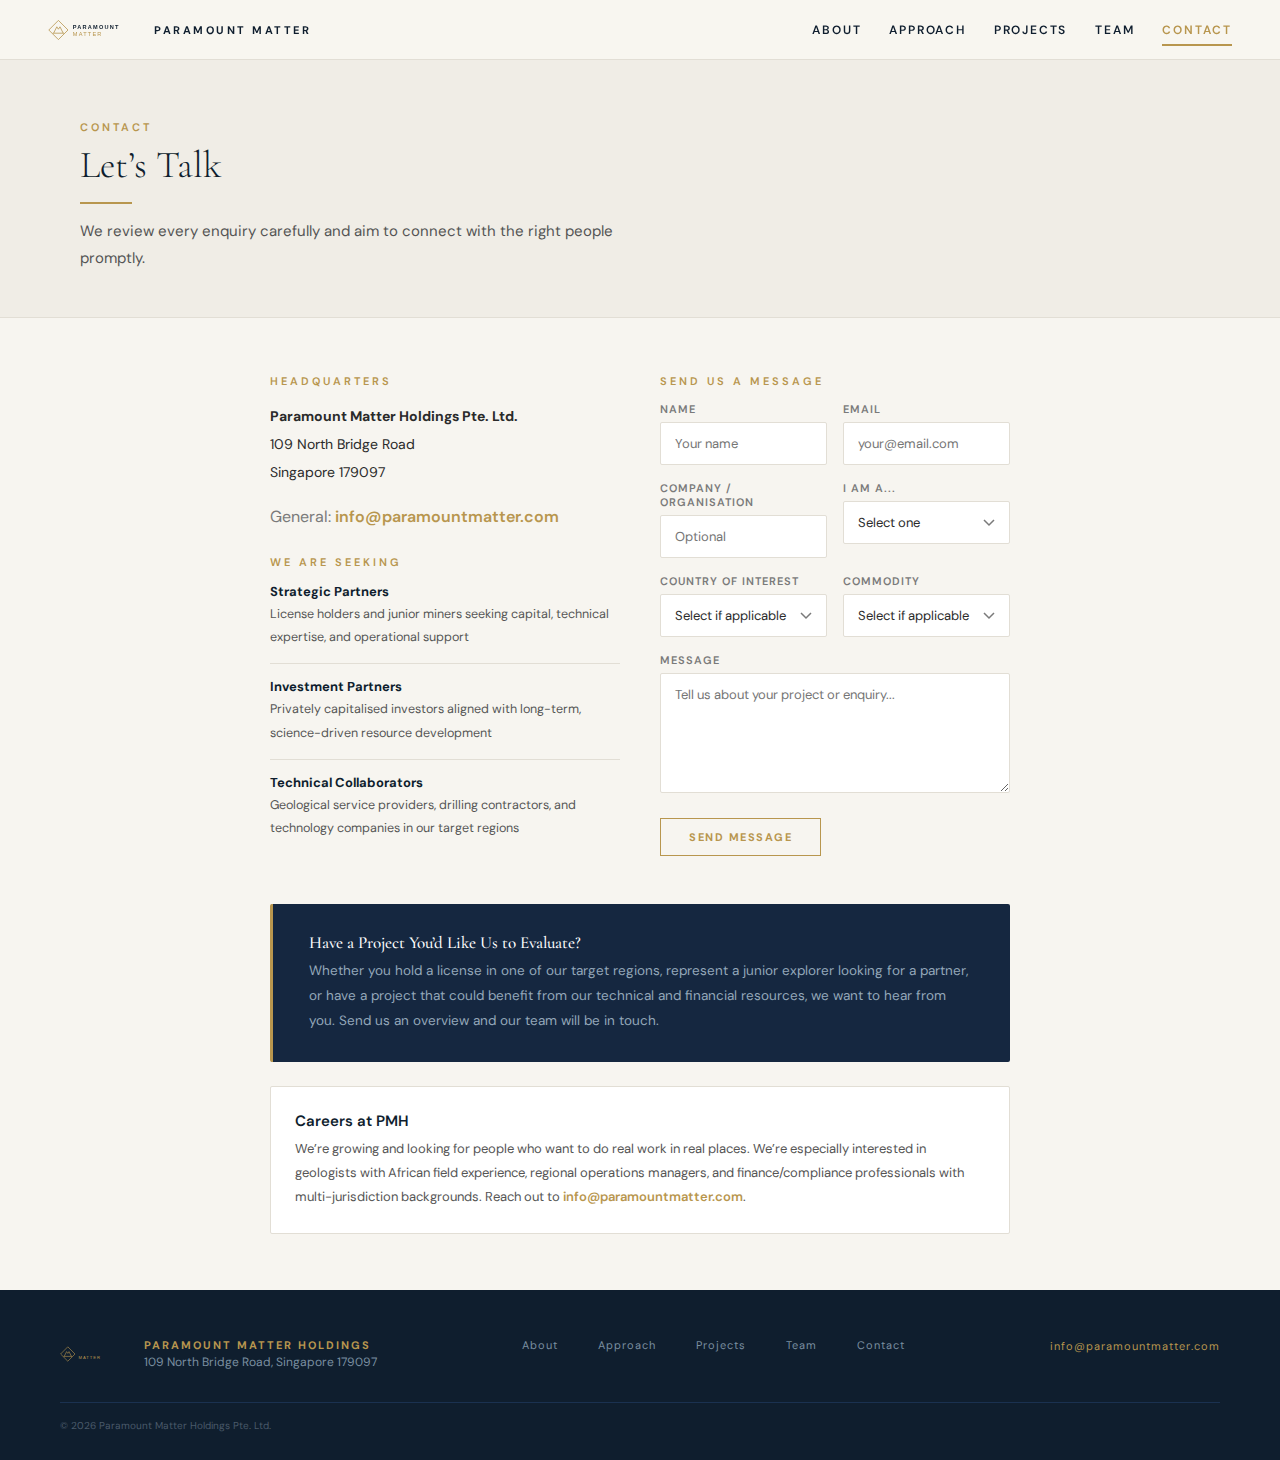
<file: contact.html>
<!DOCTYPE html>
<html lang="en">
<head>
<meta charset="UTF-8">
<meta name="viewport" content="width=device-width, initial-scale=1.0">
<title>Contact | Paramount Matter Holdings</title>
<meta name="description" content="Get in touch with Paramount Matter Holdings — we review every enquiry carefully.">
<link rel="icon" type="image/svg+xml" href="data:image/svg+xml,%3Csvg xmlns='http://www.w3.org/2000/svg' viewBox='0 0 32 32'%3E%3Crect width='32' height='32' rx='4' fill='%230F1E2E'/%3E%3Cpath d='M16 5 L27 16 L16 27 L5 16 Z' fill='%23B8964E'/%3E%3C/svg%3E">
<link rel="preconnect" href="https://fonts.googleapis.com">
<link href="https://fonts.googleapis.com/css2?family=Cormorant+Garamond:wght@300;400;500;600&family=DM+Sans:wght@300;400;500;600;700&display=swap" rel="stylesheet">
<link rel="stylesheet" href="assets/css/style.css">
</head>
<body>

<nav>
  <a class="logo" href="index.html">
    <img src="assets/img/logo.svg" alt="PMH">
    <span>Paramount Matter</span>
  </a>
  <div class="links" id="navLinks">
    <a href="about.html">About</a>
    <a href="approach.html">Approach</a>
    <a href="projects.html">Projects</a>
    <a href="team.html">Team</a>
    <a href="contact.html" class="active">Contact</a>
  </div>
  <button class="hamburger" onclick="document.getElementById('navLinks').classList.toggle('open')">&#9776;</button>
</nav>

<div class="light-hero">
  <div class="sl fu" style="margin-bottom:10px">Contact</div>
  <h1 class="fu1">Let&rsquo;s Talk</h1>
  <div class="fu2" style="width:52px;height:2px;background:#B8964E;margin:14px 0"></div>
  <p class="fu3 bt" style="max-width:580px">We review every enquiry carefully and aim to connect with the right people promptly.</p>
</div>

<section style="padding:56px 80px;max-width:900px;margin:0 auto">
  <div class="g2" style="gap:40px;margin-bottom:48px">
    <div class="fu">
      <div class="sl" style="margin-bottom:14px">Headquarters</div>
      <div class="dm" style="font-size:14px;color:#2A2A2A;line-height:2"><strong>Paramount Matter Holdings Pte. Ltd.</strong><br>109 North Bridge Road<br>Singapore 179097</div>
      <div style="margin-top:20px" class="dm"><div style="margin-bottom:6px"><span style="color:#7A7A7A">General: </span><a href="mailto:info@paramountmatter.com" style="color:#B8964E;font-weight:600;text-decoration:none">info@paramountmatter.com</a></div></div>
      <div class="sl" style="margin-top:28px;margin-bottom:14px">We Are Seeking</div>
      <div style="margin-bottom:14px;padding-bottom:14px;border-bottom:1px solid #E2DED5"><div class="dm" style="font-size:13px;font-weight:700;color:#0F1E2E;margin-bottom:3px">Strategic Partners</div><div class="bt" style="font-size:12.5px">License holders and junior miners seeking capital, technical expertise, and operational support</div></div>
      <div style="margin-bottom:14px;padding-bottom:14px;border-bottom:1px solid #E2DED5"><div class="dm" style="font-size:13px;font-weight:700;color:#0F1E2E;margin-bottom:3px">Investment Partners</div><div class="bt" style="font-size:12.5px">Privately capitalised investors aligned with long-term, science-driven resource development</div></div>
      <div><div class="dm" style="font-size:13px;font-weight:700;color:#0F1E2E;margin-bottom:3px">Technical Collaborators</div><div class="bt" style="font-size:12.5px">Geological service providers, drilling contractors, and technology companies in our target regions</div></div>
    </div>
    <div class="fu2">
      <div class="sl" style="margin-bottom:14px">Send Us a Message</div>
      <form class="contact-form" action="https://formspree.io/f/xjgeebvz" method="POST" style="display:flex;flex-direction:column;gap:16px">
        <div style="display:grid;grid-template-columns:1fr 1fr;gap:16px">
          <div><label>Name</label><input type="text" name="name" required placeholder="Your name"></div>
          <div><label>Email</label><input type="email" name="email" required placeholder="your@email.com"></div>
        </div>
        <div style="display:grid;grid-template-columns:1fr 1fr;gap:16px">
          <div><label>Company / Organisation</label><input type="text" name="company" placeholder="Optional"></div>
          <div><label>I am a...</label><select name="enquiry_type" required>
            <option value="" disabled selected>Select one</option>
            <option value="License Holder">License Holder</option>
            <option value="Junior Explorer">Junior Explorer</option>
            <option value="Investor">Investor / Fund</option>
            <option value="Technical Provider">Technical / Service Provider</option>
            <option value="Government">Government / Regulatory</option>
            <option value="Other">Other</option>
          </select></div>
        </div>
        <div style="display:grid;grid-template-columns:1fr 1fr;gap:16px">
          <div><label>Country of Interest</label><select name="country">
            <option value="" disabled selected>Select if applicable</option>
            <option value="Côte d'Ivoire">Côte d'Ivoire</option>
            <option value="Mali">Mali</option>
            <option value="Guinea">Guinea</option>
            <option value="Liberia">Liberia</option>
            <option value="Cameroon">Cameroon</option>
            <option value="Namibia">Namibia</option>
            <option value="Botswana">Botswana</option>
            <option value="Other Africa">Other (Africa)</option>
            <option value="Other">Other (Non-Africa)</option>
          </select></div>
          <div><label>Commodity</label><select name="commodity">
            <option value="" disabled selected>Select if applicable</option>
            <option value="Gold">Gold</option>
            <option value="Copper">Copper</option>
            <option value="REE">Rare Earths (REE)</option>
            <option value="Base Metals">Base Metals (Cu-Pb-Zn)</option>
            <option value="Critical Metals">Critical Metals</option>
            <option value="Multiple">Multiple</option>
            <option value="Other">Other</option>
          </select></div>
        </div>
        <div><label>Message</label><textarea name="message" required placeholder="Tell us about your project or enquiry..."></textarea></div>
        <button type="submit" class="btn-gold" style="align-self:flex-start;margin-top:4px">Send Message</button>
      </form>
    </div>
  </div>
  <div class="fu3 callout"><h3>Have a Project You&rsquo;d Like Us to Evaluate?</h3><p>Whether you hold a license in one of our target regions, represent a junior explorer looking for a partner, or have a project that could benefit from our technical and financial resources, we want to hear from you. Send us an overview and our team will be in touch.</p></div>
  <div class="fu4 card" style="margin-top:24px"><div class="dm" style="font-size:15px;font-weight:600;color:#0F1E2E;margin-bottom:6px">Careers at PMH</div><p class="bt" style="font-size:13px">We&rsquo;re growing and looking for people who want to do real work in real places. We&rsquo;re especially interested in geologists with African field experience, regional operations managers, and finance/compliance professionals with multi-jurisdiction backgrounds. Reach out to <a href="mailto:info@paramountmatter.com" style="color:#B8964E;font-weight:600;text-decoration:none">info@paramountmatter.com</a>.</p></div>
</section>

<footer>
  <div style="display:flex;justify-content:space-between;align-items:flex-start;flex-wrap:wrap;gap:32px">
    <div style="display:flex;align-items:center;gap:12px">
      <img src="assets/img/logo.svg" alt="PMH" style="height:18px">
      <div><div class="dm" style="font-size:11px;font-weight:700;letter-spacing:2px;text-transform:uppercase;color:#B8964E">Paramount Matter Holdings</div><div class="dm" style="font-size:12px;color:#7A8FA0;margin-top:2px">109 North Bridge Road, Singapore 179097</div></div>
    </div>
    <div style="display:flex;gap:40px">
      <a href="about.html">About</a><a href="approach.html">Approach</a><a href="projects.html">Projects</a><a href="team.html">Team</a><a href="contact.html">Contact</a>
    </div>
    <div class="dm" style="font-size:12px;color:#B8964E"><a href="mailto:info@paramountmatter.com" style="color:#B8964E;text-decoration:none">info@paramountmatter.com</a></div>
  </div>
  <div style="margin-top:32px;padding-top:16px;border-top:1px solid #1A3150;display:flex;justify-content:space-between">
    <span class="dm" style="font-size:10px;color:#4A5A6A">&copy; 2026 Paramount Matter Holdings Pte. Ltd.</span>
  </div>
</footer>

</body>
</html>
</file>
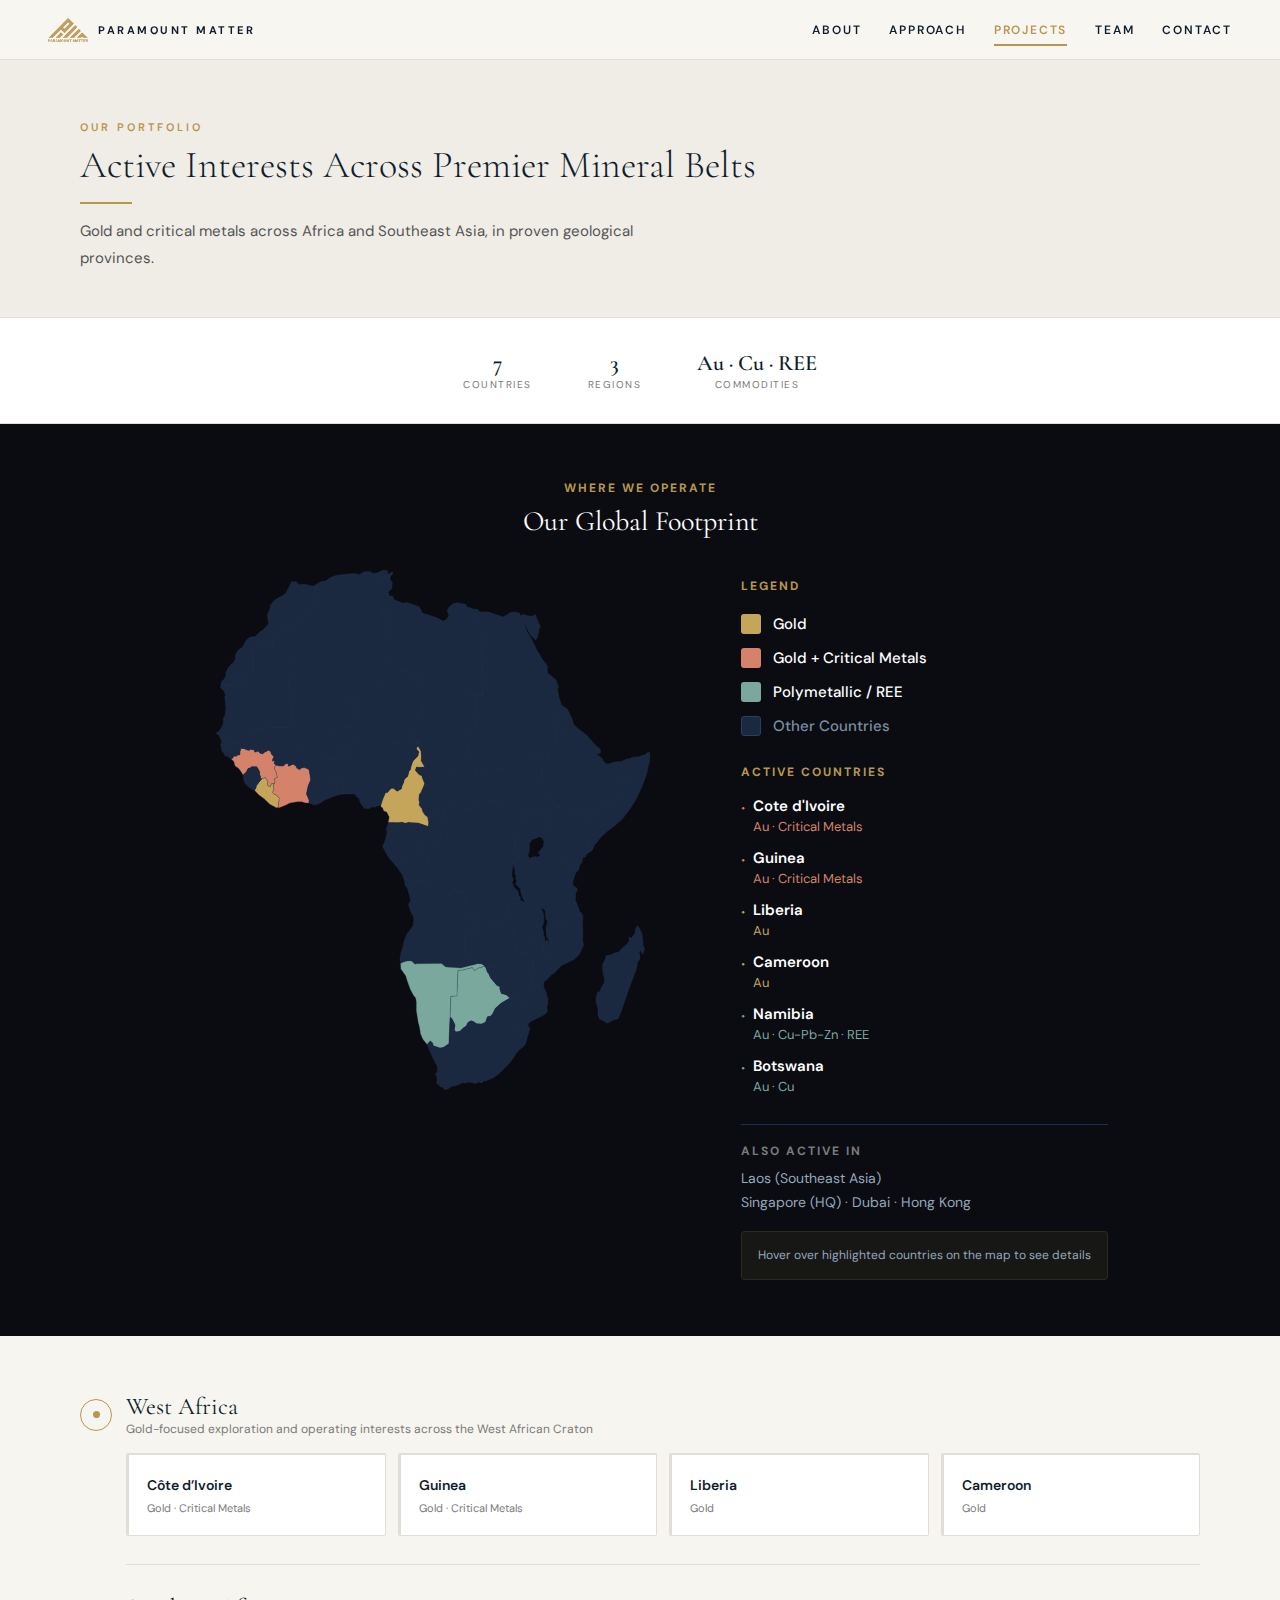
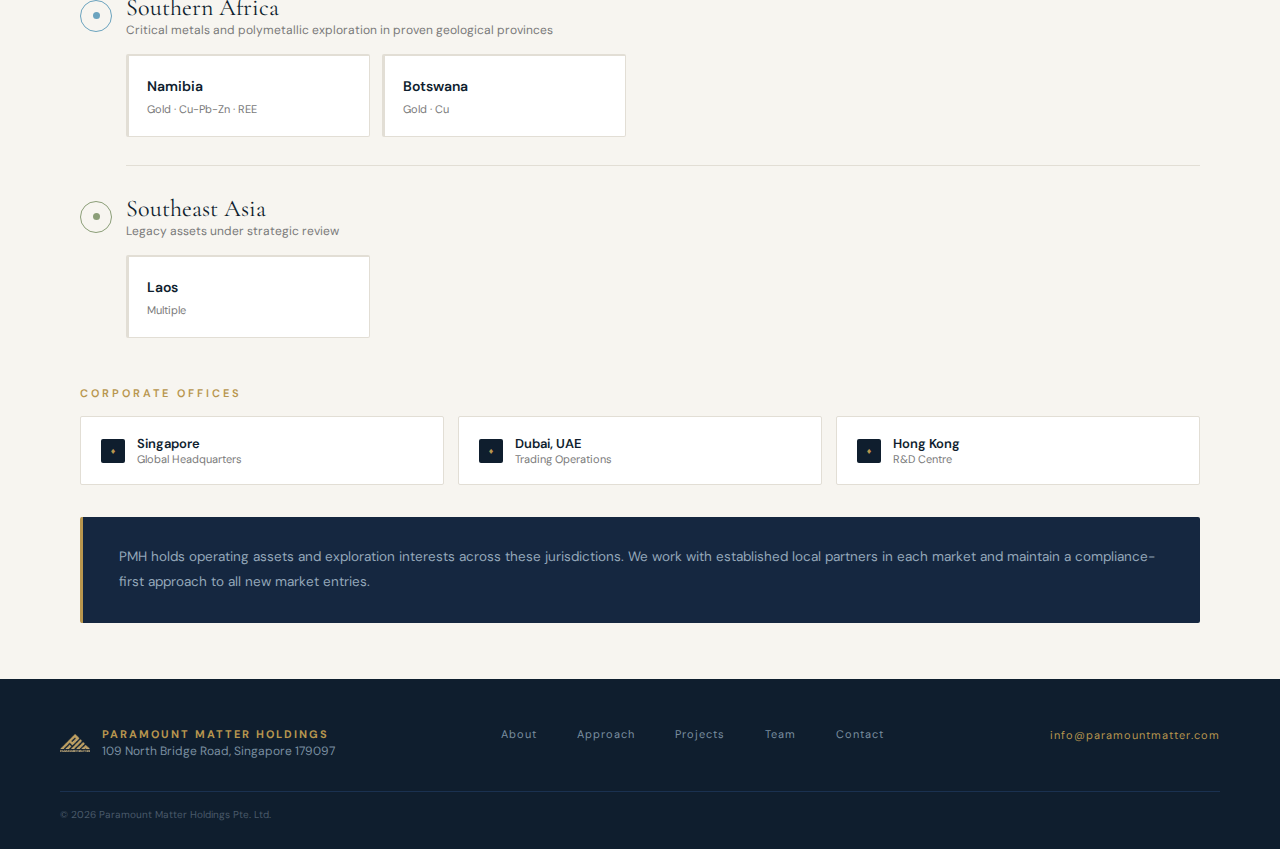
<file: projects.html>
<!DOCTYPE html>
<html lang="en">
<head>
<meta charset="UTF-8">
<meta name="viewport" content="width=device-width, initial-scale=1.0">
<title>Projects | Paramount Matter Holdings</title>
<meta name="description" content="PMH's active mineral exploration interests across Africa and Southeast Asia.">
<link rel="icon" type="image/svg+xml" href="data:image/svg+xml,%3Csvg xmlns='http://www.w3.org/2000/svg' viewBox='0 0 32 32'%3E%3Crect width='32' height='32' rx='4' fill='%230F1E2E'/%3E%3Cpath d='M16 5 L27 16 L16 27 L5 16 Z' fill='%23B8964E'/%3E%3C/svg%3E">
<link rel="preconnect" href="https://fonts.googleapis.com">
<link href="https://fonts.googleapis.com/css2?family=Cormorant+Garamond:wght@300;400;500;600&family=DM+Sans:wght@300;400;500;600;700&display=swap" rel="stylesheet">
<link rel="stylesheet" href="assets/css/style.css">
</head>
<body>

<nav>
  <a class="logo" href="index.html">
    <img src="assets/img/logo.png" alt="PMH">
    <span>Paramount Matter</span>
  </a>
  <div class="links" id="navLinks">
    <a href="about.html">About</a>
    <a href="approach.html">Approach</a>
    <a href="projects.html" class="active">Projects</a>
    <a href="team.html">Team</a>
    <a href="contact.html">Contact</a>
  </div>
  <button class="hamburger" onclick="document.getElementById('navLinks').classList.toggle('open')">&#9776;</button>
</nav>

<div class="light-hero">
  <div class="sl fu" style="margin-bottom:10px">Our Portfolio</div>
  <h1 class="fu1">Active Interests Across Premier Mineral Belts</h1>
  <div class="fu2" style="width:52px;height:2px;background:#B8964E;margin:14px 0"></div>
  <p class="fu3 bt" style="max-width:580px">Gold and critical metals across Africa and Southeast Asia, in proven geological provinces.</p>
</div>

<section style="background:#fff;border-bottom:1px solid #E2DED5"><div style="display:flex;justify-content:center;gap:56px;padding:32px 80px">
  <div class="fu1" style="text-align:center"><div style="font-size:22px;font-weight:600;color:#0F1E2E">7</div><div class="dm" style="font-size:10px;letter-spacing:1.5px;text-transform:uppercase;color:#7A7A7A;margin-top:2px">Countries</div></div>
  <div class="fu2" style="text-align:center"><div style="font-size:22px;font-weight:600;color:#0F1E2E">3</div><div class="dm" style="font-size:10px;letter-spacing:1.5px;text-transform:uppercase;color:#7A7A7A;margin-top:2px">Regions</div></div>
  <div class="fu3" style="text-align:center"><div style="font-size:22px;font-weight:600;color:#0F1E2E">Au &middot; Cu &middot; REE</div><div class="dm" style="font-size:10px;letter-spacing:1.5px;text-transform:uppercase;color:#7A7A7A;margin-top:2px">Commodities</div></div>
</div></section>

  <!-- INTERACTIVE MAP -->
  <section style="background:#0a0c12;padding:56px 80px;position:relative">
    <div style="text-align:center;margin-bottom:32px">
      <div class="dm" style="font-size:12px;letter-spacing:2px;text-transform:uppercase;color:#B8964E;font-weight:700;margin-bottom:8px">Where We Operate</div>
      <h2 style="font-size:28px;font-weight:400;color:#fff;margin:0">Our Global Footprint</h2>
    </div>
    <div style="display:flex;gap:48px;align-items:flex-start;justify-content:center;flex-wrap:wrap">
      <div id="africaMapWrap" style="position:relative;width:520px;max-width:100%">
        <svg id="africaMap" viewBox="0 0 1000 1001" xmlns="http://www.w3.org/2000/svg" style="width:100%;height:auto">
          <path id="AO" data-name="Angola" d="m 495.3,598.6 -36,-0.2 -4.3,1.7 -3.5,-0.3 -5.1,1.9 -1.1,2.7 6,8.7 2.4,9.3 3.6,13.4 -3.8,5.5 -0.6,2.8 2.9,8.3 3.1,8.4 3.6,5 0.6,7.8 -1.4,10.3 -4,6.1 -7.1,9.1 -2.9,5.6 -4.1,12.5 -0.8,5.9 -4.3,12.7 -1.9,12.2 1,8.7 5.9,-2.7 7.2,-2.3 7.8,0.4 7.1,6.3 1.9,-1 48.8,-0.6 8.2,6.6 29.1,2 22.4,-5.7 -7.6,-8.6 -7.8,-11.3 1.6,-44 25.3,0.1 -1,-4.7 2,-5.2 -2,-6.5 1.5,-6.7 -1.2,-4.3 -5.5,-0.8 -7.6,2 -5.3,-0.3 -3,1.3 0.9,-16.5 -3.9,-5.1 -0.8,-8.5 1.9,-8.4 -2.4,-5.3 -0.1,-8.7 -14.8,0.1 1.1,-5 -6.2,0.1 -0.7,2.4 -7.6,0.5 -3.1,8.1 -1.9,3.4 -6.7,-1.9 -4,1.9 -8.1,1.1 -4.6,-7.2 -2.7,-4.5 -3.5,-8.3 -2.9,-10.3 z m -47.4,-2.7 0.4,-6 2,-3.5 4.5,-2.9 -4.6,-4.8 -3.7,2.3 -5,6 3.3,10.4 3.1,-1.5 z" fill="#1a2840" stroke="#2a3f5f" stroke-width="0.5"/>
          <path id="BI" data-name="Burundi" d="m 669,556.1 -0.6,-5.4 0,0 -6.5,-0.9 -3.8,7.9 -7.4,-1.1 3,6.3 0.1,2.4 4.3,13.2 0,0.6 1.2,-0.2 4.5,-5 4.9,-7.2 3,-2.9 -0.1,-4.5 -2.6,-3.2 z" fill="#1a2840" stroke="#2a3f5f" stroke-width="0.5"/>
          <path id="BJ" data-name="Benin" d="m 340,356 -9.3,-8 -4.3,0.1 -4.1,4 -2.6,4.2 -6,1.2 -2.5,6.1 -4.1,1.6 -1.6,7.2 3.7,4.1 4.3,4.9 0.4,6.8 2.5,2.8 -0.5,31.8 3,9.5 10.1,-1.6 0.6,-22.3 -0.3,-8.8 2.3,-8.7 3.7,-4.3 5.9,-8.5 -1.3,-3.7 2.4,-5.6 -2.8,-8.2 0.5,-4.6 z" fill="#1a2840" stroke="#2a3f5f" stroke-width="0.5"/>
          <path id="BF" data-name="Burkina Faso" d="m 300.7,310.8 -7.8,0 -3,-2.6 -6.7,1.9 -11.3,5.8 -2.3,4.3 -9.4,6.2 -1.7,3.6 -5.1,2.8 -5.8,-1.9 -3.4,3.4 -1.8,9.5 -9.7,11.4 0.3,4.7 -3.4,5.9 0.8,8 5.5,3 2.1,4.6 5.4,2.9 4.3,-3.4 5.7,-0.6 8.3,3.6 -1.6,-10.4 0.3,-7.9 21.1,-0.6 5.4,1 3.9,-2.2 5.6,1.1 10.7,0.3 4.1,-1.6 2.5,-6.1 6,-1.2 2.6,-4.2 0.3,-9.5 -14,-3.1 -0.4,-6.7 -6.9,-9 -1.6,-6.3 1,-6.7 z" fill="#1a2840" stroke="#2a3f5f" stroke-width="0.5"/>
          <path id="BW" data-name="Botswana" d="m 600.6,762.7 -2.2,-1 -6.9,3.1 -3.6,0 -7.9,5.4 -4.4,-5.7 -18.7,4.9 -9,0.4 -1.9,49.3 -11.8,0.5 -1.4,40.4 3.2,2 6.5,13.2 -1.5,8.4 2.5,4.9 8.5,-1.4 6.2,-6.2 5.8,-4.2 3.2,-6.6 6,-3.2 4.9,1.7 5.5,3.9 9.6,0.6 7.8,-3.2 1.4,-4.3 2.4,-6.6 6.5,-1.1 3.9,-5.2 4.4,-9.3 11.2,-10.3 17.3,-10.2 -7.3,-6.2 -9.2,-2.1 -3.1,-8.8 0.2,-4.9 -5.1,-1.5 -13,-15.2 -3.5,-8 -2.3,-2.4 -4.2,-11.1 z" fill="#1a2840" stroke="#2a3f5f" stroke-width="0.5"/>
          <path id="CF" data-name="Central African Rep." d="m 587,398.1 -1,-0.7 -4.2,-4 -0.9,-4.3 1.9,-5.7 -0.1,-5.7 -7.2,-8.6 -1.5,-5.9 -7.7,2.3 -6,5.6 -8.6,15.1 -11.3,6.4 -11.8,-0.8 -3.4,1.2 1.2,4.9 -6.3,4.8 -5.1,5.4 -15.3,5.3 -3,-3.1 -2.1,-0.3 -2.2,3.6 -10,1 -6.1,14 -2.9,2.6 -0.8,10.7 1.2,5.8 -0.9,4.1 5.8,7.3 1,4.9 4.6,7.2 5.6,4.4 0.6,6.3 1.3,4 6.3,-12.8 7.3,-7.4 8.2,2.4 7.9,0.7 1,-9.6 4.7,-7.1 6.5,-4.4 10.1,4.7 7.8,5.1 9,1.4 9.1,2.7 3.6,-8.4 1.6,-1.1 5.6,1.4 13.5,-6.9 4.9,3 3.9,-0.5 1.8,-3.3 4.5,-1.2 9.2,1.4 7.9,0.4 4,-1.5 -2,-4.4 -9.2,-5.5 -3.2,-8.3 -5.2,-6 -8.3,-7.2 -0.1,-4.5 -6.8,-5.5 -8.4,-5.4 z" fill="#1a2840" stroke="#2a3f5f" stroke-width="0.5"/>
          <path id="CI" data-name="Côte d'Ivoire" d="m 230.4,373.8 -5,2.1 -2.9,1.7 -1.8,-5.9 -3.5,1.6 -2.1,-0.3 -2.3,4 -9.4,-0.1 -3.3,-2.1 -1.6,1.3 -2.5,1.1 -1,4.7 2.8,5.7 3,11.1 -4.6,1.6 -1.1,1.9 0.9,2.7 -0.8,6.1 -1.9,0 -0.6,4 1.2,6.7 -2.7,6.1 3.6,3.8 3.8,0.9 5.2,5.8 0.3,5.5 -1.1,1.7 -1,11.4 2.3,0.4 12.1,-5.1 8.5,-4 14.5,-2.4 7.8,-0.2 8.5,2.7 5.6,-0.1 0.5,-5.5 -5.2,-11.9 3.2,-15.6 5.1,-11.6 -3.2,-19.7 -8.3,-3.6 -5.7,0.6 -4.3,3.4 -5.4,-2.9 -2.1,-4.6 -5.5,-3 z" fill="#1a2840" stroke="#2a3f5f" stroke-width="0.5"/>
          <path id="CM" data-name="Cameroon" d="m 477.5,366.6 0.4,-9.2 -1,-9.1 -4.9,-8.9 -3.4,0.8 -0.4,4.4 4.9,5.5 -1.3,2.5 -0.5,4.6 -10.2,10.7 -3.1,8.8 -1.6,7.2 -2.6,3.1 -2.4,9.7 -6.4,5.7 -1.9,7 -2.7,5.6 -1.1,5.7 -8.3,4.7 -6.9,-5.7 -4.6,0.2 -7.2,8.1 -3.6,0.1 -5.7,13.4 -3.1,9.8 -0.1,3.8 3.1,2 2.5,6.2 5.6,2.3 4.8,9.2 -1.8,10.9 19.9,0.3 5.8,-0.9 7.4,1.9 7.3,-1.8 1.5,0.7 15.4,0.6 9.9,3.6 9.7,3.3 0.9,-7.5 -1.3,-4 -0.6,-6.3 -5.6,-4.4 -4.6,-7.2 -1,-4.9 -5.8,-7.3 0.9,-4.1 -1.2,-5.8 0.8,-10.7 2.9,-2.6 6.1,-14 1.8,-3.7 -3.9,-9.6 -1.8,-5.7 -5.3,-2.3 -7.2,-8.1 2.5,-6.5 5.6,1.3 3.4,-0.9 6.8,0.1 -6.8,-12.6 z" fill="#1a2840" stroke="#2a3f5f" stroke-width="0.5"/>
          <path id="CD" data-name="Dem. Rep. Congo" d="m 618.3,446 -9.2,-1.4 -4.5,1.2 -1.8,3.3 -3.9,0.5 -4.9,-3 -13.5,6.9 -5.6,-1.4 -1.6,1.1 -3.6,8.4 -9.1,-2.7 -9,-1.4 -7.8,-5.1 -10.1,-4.7 -6.5,4.4 -4.7,7.1 -1,9.6 -0.7,8.4 -3.6,7.4 -2.4,8.6 -1.5,12.3 0.7,7.8 -2,4.8 -0.3,5.1 -1.4,4.4 -8.1,6.7 -5.6,7.1 -5.3,13.4 0.3,11.4 -3.1,4.4 -7.2,6.8 -7.2,8.7 -4.5,-2.5 -0.8,-3.9 -6.6,-0.1 -4.2,5.3 -3.2,-1.4 -4.5,2.9 -2,3.5 -0.4,6 -3.1,1.5 1.6,4.3 5.1,-1.9 3.5,0.3 4.3,-1.7 36,0.2 2.9,10.3 3.5,8.3 2.7,4.5 4.6,7.2 8.1,-1.1 4,-1.9 6.7,1.9 1.9,-3.4 3.1,-8.1 7.6,-0.5 0.7,-2.4 6.2,-0.1 -1.1,5 14.8,-0.1 0.1,8.7 2.4,5.3 -1.9,8.4 0.8,8.5 3.9,5.1 -0.9,16.5 3,-1.3 5.3,0.3 7.6,-2 5.5,0.8 4.2,0.3 0.6,4.3 5.7,-0.3 7.7,1.3 3.9,6.2 9.7,2 7.5,-4.4 2.6,7.3 9.2,1.9 4.3,5.9 4.8,7.6 9.3,0.1 -0.6,-14.9 -3.4,2.5 -8.4,-5.4 -3.2,-2.4 1.9,-13.9 2.5,-16.4 -2.6,-6.1 3.6,-8.8 3.3,-1.7 16.4,-2.3 2.1,0.6 0.6,-2.3 -3.4,-3.7 -1.5,-7.6 -7.3,-7.6 -4.1,-9.9 2.3,-5.8 -3.2,-7.8 2.4,-22.1 0.1,0.2 -0.1,-2.4 -3,-6.3 1.2,-7.6 1.7,-1 0.5,-8.3 3.5,-3.8 0.1,-10.5 2.9,-5.3 0.6,-11.1 2.6,-6.4 4.6,-7.2 4.7,-3.7 3.9,-4.9 -4.9,-1.9 0.6,-16.1 0,0 -10.9,-9.2 -2.9,-5.9 -6.8,2.9 -5.7,-0.9 -3.2,2.3 -5.5,-1.7 -7.5,-11.4 -4,1.5 -7.9,-0.4 z" fill="#1a2840" stroke="#2a3f5f" stroke-width="0.5"/>
          <path id="CG" data-name="Congo" d="m 521.5,468.8 -7.9,-0.7 -8.2,-2.4 -7.3,7.4 -6.3,12.8 -0.9,7.5 -9.7,-3.3 -9.9,-3.6 -15.4,-0.6 -0.9,6.1 3.4,7.1 9.1,-1.1 3.1,2.7 -5.3,16.1 5.8,8.2 1.3,10.8 -1.6,9.2 -3.7,6.5 -10.8,-0.6 -6.5,-6.6 -1,6.1 -8.3,1.7 -4.2,3.5 4.6,9.1 -9.3,7.7 9.9,14.6 5,-6 3.7,-2.3 4.6,4.8 3.2,1.4 4.2,-5.3 6.6,0.1 0.8,3.9 4.5,2.5 7.2,-8.7 7.2,-6.8 3.1,-4.4 -0.3,-11.4 5.3,-13.4 5.6,-7.1 8.1,-6.7 1.4,-4.4 0.3,-5.1 2,-4.8 -0.7,-7.8 1.5,-12.3 2.4,-8.6 3.6,-7.4 0.7,-8.4 z" fill="#1a2840" stroke="#2a3f5f" stroke-width="0.5"/>
          <path id="DJ" data-name="Djibouti" d="m 820.3,358.7 -5.3,-3.8 6.8,-3.3 0.1,-5.7 -3,-4.3 -3.6,3.4 -5.2,-1.2 -4,6.1 -3.9,6.5 1.1,3.8 0.3,4.2 6.8,0.2 2.9,-0.9 2.8,2.4 4.2,-7.4 z" fill="#1a2840" stroke="#2a3f5f" stroke-width="0.5"/>
          <path id="DZ" data-name="Algeria" d="M 392.4,5.7 384.6,6.5 379.8,3.3 367.6,3.4 357,8.9 351.2,6.8 332.3,8 l -19.4,2.5 -11,4.3 -7.2,5.8 -12.4,2.4 -11.1,7.7 4.2,9 0.7,8.4 3.9,14.7 3.1,2.9 -2.2,5.4 -15.2,2.3 -5.4,5.1 -6.7,1.2 -0.6,10.2 -13.8,5.4 -4.6,7 -9.6,3.7 -11.8,2.1 -19.2,10.2 -0.2,16.3 0,1 -0.3,2.7 44.1,33.5 40,30.2 40.4,30.2 2.9,6.4 7.5,4 5.5,2.2 0.2,8.8 13.3,-1.3 16.9,-6.2 34.5,-27.1 40.5,-26.4 -5.4,-8.7 -9.6,-6.4 -5.5,2.5 -4.3,-7.7 -0.6,-5.9 -7.2,-10.1 4.6,-5.8 -1.3,-8.7 1.4,-7.6 -1,-6.3 1.8,-11.3 -0.8,-6.4 -4.1,-12.2 -5.7,-24.7 -7.3,-5.6 -0.2,-3.3 -9.7,-8.3 -1.3,-10.4 7,-7.8 2.4,-11.6 -2.3,-13.4 2.2,-7.2 z" fill="#1a2840" stroke="#2a3f5f" stroke-width="0.5"/>
          <path id="EG" data-name="Egypt" d="m 628.8,88.1 -11.9,-4 -11.5,-3.7 -15.6,0.2 -3.7,6.6 2.2,5.9 -2.4,8.5 4.2,11.2 2.9,49.2 2.2,50.9 48.1,0 46.4,0 47.4,0 -2.2,-2.8 -14.7,-12.4 -0.9,-9 2.2,-2.4 -11.6,-15.3 -4.4,-7.9 -4.9,-7.5 -10.5,-21.6 -8.4,-13.9 -6.1,-14.5 1.1,-1.3 10.1,19.8 5.8,6.2 4.3,4.4 2.5,-2.4 2.7,-7.2 1.6,-10.4 2.8,-5.6 -1.5,-3.5 -8.5,-20.1 0,0 -5.4,3.4 -9.2,-0.8 -9.6,-3.2 -2.3,4.5 -3.8,-6.8 -8.5,-1.8 -10.2,1.2 -4.5,3.9 -8.6,4.4 -5.6,-2.2 z" fill="#1a2840" stroke="#2a3f5f" stroke-width="0.5"/>
          <path id="ER" data-name="Eritrea" d="m 777.6,303.8 -7,-6.8 -4,-12.7 -7.8,-16 -5.7,7.9 -8.8,2.3 -3.6,4.2 -0.7,9.2 -4.3,20.3 1.5,5.6 14.3,2.9 3.3,-10.4 7.6,6.3 7,-3.2 3,2.9 8.3,0.1 10.8,5.6 3.4,4.8 5.5,4.4 5.4,8.1 4.3,4.5 5.2,1.2 3.6,-3.4 -6.2,-4.2 -4,-4.7 -6.9,-8 -7.1,-7.9 -17.1,-13 z" fill="#1a2840" stroke="#2a3f5f" stroke-width="0.5"/>
          <path id="ET" data-name="Ethiopia" d="m 754.8,310.3 -3.3,10.4 -14.3,-2.9 -1.4,11.9 -4.5,13.6 -7.1,6.8 -4.8,10.6 -1.1,5.7 -5.6,3.8 -3.3,14.5 0.1,1.7 0.4,10.8 -1.8,4.2 -6.4,0.3 -4,7.9 7.5,1 6.3,6.7 2.2,5.6 5.7,3.2 7.4,15 6.4,2.4 0.1,7.7 4.2,4.6 8.5,0 15.7,11.7 3.8,0.2 2.9,-0.4 2.7,1.6 8.2,1.1 3.5,-5.8 11.1,-5.8 4.9,4.7 8.4,0 3.3,-4.4 7.8,-0.2 10.7,-9.8 15.9,-0.6 33.5,-41.5 -10.3,0.1 -40.3,-16.4 -4.8,-5 -4.6,-6.6 -4.8,-7.7 2.5,-4.9 -2.8,-2.4 -2.9,0.9 -6.8,-0.2 -0.3,-4.2 -1.1,-3.8 3.9,-6.5 4,-6.1 -4.3,-4.5 -5.4,-8.1 -5.5,-4.4 -3.4,-4.8 -10.8,-5.6 -8.3,-0.1 -3,-2.9 -7,3.2 -7.6,-6.3 z" fill="#1a2840" stroke="#2a3f5f" stroke-width="0.5"/>
          <path id="GA" data-name="Gabon" d="m 455.9,485.9 -1.5,-0.7 -7.3,1.8 -7.4,-1.9 -5.8,0.9 0.1,16.7 -17.7,-0.2 -4.2,0.8 -2.4,10.3 -3,10.1 -2.7,4.4 -0.3,4.6 7.3,14.3 8.1,11.4 12.5,14 9.3,-7.7 -4.6,-9.1 4.2,-3.5 8.3,-1.7 1,-6.1 6.5,6.6 10.8,0.6 3.7,-6.5 1.6,-9.2 -1.3,-10.8 -5.8,-8.2 5.3,-16.1 -3.1,-2.7 -9.1,1.1 -3.4,-7.1 0.9,-6.1 z" fill="#1a2840" stroke="#2a3f5f" stroke-width="0.5"/>
          <path id="GH" data-name="Ghana" d="m 296.4,364.9 -5.6,-1.1 -3.9,2.2 -5.4,-1 -21.1,0.6 -0.3,7.9 1.6,10.4 3.2,19.7 -5.1,11.6 -3.2,15.6 5.2,11.9 -0.5,5.5 10.9,3.9 11,-4 6.7,-4.7 19.2,-8.1 -2.8,-4.9 -3.2,-8.8 -1,-6.8 2.7,-12.5 -3,-5 -1.2,-10.9 0,-10.1 -5.1,-7.1 0.9,-4.3 z" fill="#1a2840" stroke="#2a3f5f" stroke-width="0.5"/>
          <path id="GN" data-name="Guinea" d="m 156.4,345.2 -1.8,0.7 -6.6,-1.1 -0.9,1.6 -2.7,0.3 -8.7,-3.4 -5.8,-0.1 -0.3,4.7 -1.3,1.4 0.9,4.6 -1.9,1.8 -2.7,0.1 -3.2,2.3 -3.7,-0.3 -5.5,6.8 3.6,2.2 1.7,3.1 1.3,6.1 3,2.7 3.1,1.8 4.7,5.4 5.3,8.2 6.5,-6.1 1.5,-3.8 2.1,-3 3.3,-0.3 2.9,-2.6 9.7,0 3.3,5 2.6,5.8 -0.4,4 1.9,3.6 -0.1,5.1 3.3,-0.8 2.6,-0.3 3.2,-1.6 5.1,8.5 -0.9,5.6 2.4,2.9 3.4,0.1 2.6,-5.6 3.4,0.4 1.9,0 0.8,-6.1 -0.9,-2.7 1.1,-1.9 4.6,-1.6 -3,-11.1 -2.8,-5.7 1,-4.7 2.5,-1.1 -3.7,-4 0.7,-4.1 -1.6,-1.6 -2.6,1.3 0.6,-4.5 2.5,-3.5 -5,-5.8 -1.4,-3.8 -2.7,-3.1 -2.4,-0.3 -2.9,1.9 -4,1.8 -3.3,3 -5.2,-1.1 -3.3,-3.5 -2,-0.4 -3.2,1.8 -2,0 -0.6,-5 z" fill="#1a2840" stroke="#2a3f5f" stroke-width="0.5"/>
          <path id="GM" data-name="Gambia" d="m 91.9,335.4 11,0.2 3,-1.9 2.2,-0.1 4.5,-3.2 5.2,2.9 5.2,0.3 5.3,-3.1 -2.4,-4 -4,2.3 -3.8,-0.1 -4.7,-3.4 -3.8,0.2 -2.8,3.3 -13.2,0.4 -1.7,6.2 z" fill="#1a2840" stroke="#2a3f5f" stroke-width="0.5"/>
          <path id="GW" data-name="Guinea-Bissau" d="m 129.9,343.2 -22.4,-0.6 -3.3,1.6 -4,-0.5 -6.5,2.3 0.7,2.9 3.7,3 -0.1,2.1 2.7,3.9 5.1,0.9 6.4,5.8 5.5,-6.8 3.7,0.3 3.2,-2.3 2.7,-0.1 1.9,-1.8 -0.9,-4.6 1.3,-1.4 0.3,-4.7 z" fill="#1a2840" stroke="#2a3f5f" stroke-width="0.5"/>
          <path id="GQ" data-name="Eq. Guinea" d="m 433.9,486 -19.9,-0.3 -4.1,15.5 2.2,2.1 4.2,-0.8 17.7,0.2 -0.1,-16.7 z" fill="#1a2840" stroke="#2a3f5f" stroke-width="0.5"/>
          <path id="KE" data-name="Kenya" d="m 807.2,463.1 -8.4,0 -4.9,-4.7 -11.1,5.8 -3.5,5.8 -8.2,-1.1 -2.7,-1.6 -2.9,0.4 -3.8,-0.2 -15.7,-11.7 -8.5,0 -4.2,-4.6 -0.1,-7.7 -6.4,-2.4 -8.1,9.1 -7.4,8.3 5.9,9.6 1.5,7 5.5,15.8 -4.4,10.1 -5.9,9.2 -3.5,5.6 0,0.7 2.9,5.2 -0.8,10.3 44.1,28.2 0.7,8 17.3,13.8 5,-4.6 2.5,-9.2 4,-5.5 1.9,-9.8 4.6,-1 3.1,-5.8 8.6,-5.5 -7.2,-11.4 -0.4,-50.4 10.5,-15.7 z" fill="#1a2840" stroke="#2a3f5f" stroke-width="0.5"/>
          <path id="LR" data-name="Liberia" d="m 193.3,411 -3.4,-0.4 -2.6,5.6 -3.4,-0.1 -2.4,-2.9 0.9,-5.6 -5.1,-8.5 -3.2,1.6 -2.6,0.3 -5.7,6.5 -5.5,7.5 -0.7,4 -2.9,4.4 8.1,8.9 10.4,7.6 11,10.5 12.6,6.6 3.2,-0.1 1,-11.4 1.1,-1.7 -0.3,-5.5 -5.2,-5.8 -3.8,-0.9 -3.6,-3.8 2.7,-6.1 -1.2,-6.7 0.6,-4 z" fill="#1a2840" stroke="#2a3f5f" stroke-width="0.5"/>
          <path id="LY" data-name="Libya" d="m 589.8,80.6 -3.1,-4.5 -11.7,-1.6 -3.9,-2.4 -4.4,0 -4.4,-6.2 -15.9,-2.8 -7.9,1.8 -7.9,6.5 -3.3,6.7 3.4,10.6 -5.3,6.3 -5.5,3.6 L 507,91.7 490.3,86 479.7,83.3 473.6,71 l -15.7,-6.1 -9.8,-2.3 -4.8,1.2 -13.8,-4.8 -0.3,10.6 -5.6,4 -3.4,4.4 -7.9,5.3 1.5,5.7 -0.9,5.8 -5.6,3.2 4.1,12.2 0.8,6.4 -1.8,11.3 1,6.3 -1.4,7.6 1.3,8.7 -4.6,5.8 7.2,10.1 0.6,5.9 4.3,7.7 5.5,-2.5 9.6,6.4 5.4,8.7 19,6 6.9,7.5 8.3,-5.1 11.9,-7.6 48.4,26.5 48.7,26.5 -0.1,-5.8 13.8,0 -1,-27.7 -2.2,-50.9 -2.9,-49.2 -4.2,-11.2 2.4,-8.5 -2.2,-5.9 3.7,-6.6 z" fill="#1a2840" stroke="#2a3f5f" stroke-width="0.5"/>
          <path id="LS" data-name="Lesotho" d="m 625.3,939.9 2.5,-4.4 6.7,-2.2 2.4,-4.5 4.1,-6.7 -3.8,-4.2 -4.8,-4.2 -5.7,2.8 -6.8,5.4 -6.9,8.7 8,10.6 4.3,-1.3 z" fill="#1a2840" stroke="#2a3f5f" stroke-width="0.5"/>
          <path id="MA" data-name="Morocco" d="m 271.2,30.7 -5,-0.1 -11.9,-3.1 -11,0.9 -6.8,-5.9 -8.5,-0.1 -3.8,8.6 -8,14.5 -8.7,5.7 -11.8,6.4 -7.7,9.3 -1.8,7.3 -4.8,11.8 2.5,17.2 -10.1,11.5 -6,3.7 -9.6,9.4 -11,1.6 -6.1,5.3 -0.2,0.2 -7.9,14.1 -8.1,5.1 -4.5,8.5 -0.5,7.4 -3.4,8.1 -4,2.2 -6.9,8.8 -4.4,9.8 0.7,4.6 -4.1,7.3 -4.7,3.7 -0.8,6.4 0.2,0.1 27,-1.1 1.6,-5 5,-6.2 4.4,-19.1 16.9,-15 6,-17.4 3.7,-1.1 4.2,-10.8 10,-1.4 4.2,1.8 5.4,0 3.9,-3.2 7.3,-0.4 -0.1,-7.5 0,0 1.8,0 0.2,-16.3 19.2,-10.2 11.8,-2.1 9.6,-3.7 4.6,-7 13.8,-5.4 0.6,-10.2 6.7,-1.2 5.4,-5.1 15.2,-2.3 2.2,-5.4 -3.1,-2.9 -3.9,-14.7 -0.7,-8.4 -4.2,-9 z" fill="#1a2840" stroke="#2a3f5f" stroke-width="0.5"/>
          <path id="MG" data-name="Madagascar" d="m 902.9,704.8 -2.5,-9.1 -3,-5.9 -3.9,-5.9 -4.3,6.2 -0.7,8.3 -7.1,9.6 -5.1,-1.7 1.3,6 -4,6.9 -10.4,8.5 -7.3,7.9 -5.4,0.2 -4.6,2.5 -6.9,2.8 -6,0.6 -2.2,8.7 -4.7,7.8 0.2,12.7 1.7,8.7 2.4,6.6 -1.7,8.8 -6.4,10.5 -0.3,4.6 -5.7,2.4 -2.8,10 0.4,9.9 3.4,11 -0.1,12.3 2.6,7.3 9.1,5 6.5,3.5 10.9,-5.8 9.9,-3.3 6.8,-16.1 6.1,-19.2 9.3,-26.2 7.3,-19.1 5.9,-16.1 1.6,-11.7 3.5,-3.2 1.5,-5.9 -1.7,-10.2 2.6,-4.1 3.5,8.1 2.4,-4.1 1.7,-6.6 -2.8,-6.5 -1,-16.7 z" fill="#1a2840" stroke="#2a3f5f" stroke-width="0.5"/>
          <path id="ML" data-name="Mali" d="m 347.4,252.3 -13.3,1.3 -0.2,-8.8 -5.5,-2.2 -7.5,-4 -2.9,-6.4 -40.4,-30.2 -40,-30.2 -18.2,0.2 5.1,59.7 5.4,59.7 2,1.8 -2.7,9.6 -48.5,0.2 -1.9,3.1 -4.6,-0.9 -6.9,2.7 -8.4,-3.8 -3.8,0.3 -2.2,8.2 -4.1,2.5 0.4,8.6 2.3,7.9 4.5,3.9 1,5.3 -0.6,4.4 0.6,5 2,0 3.2,-1.8 2,0.4 3.3,3.5 5.2,1.1 3.3,-3 4,-1.8 2.9,-1.9 2.4,0.3 2.7,3.1 1.4,3.8 5,5.8 -2.5,3.5 -0.6,4.5 2.6,-1.3 1.6,1.6 -0.7,4.1 3.7,4 1.6,-1.3 3.3,2.1 9.4,0.1 2.3,-4 2.1,0.3 3.5,-1.6 1.8,5.9 2.9,-1.7 5,-2.1 -0.8,-8 3.4,-5.9 -0.3,-4.7 9.7,-11.4 1.8,-9.5 3.4,-3.4 5.8,1.9 5.1,-2.8 1.7,-3.6 9.4,-6.2 2.3,-4.3 11.3,-5.8 6.7,-1.9 3,2.6 7.8,0 7.7,-0.6 4.5,-4.9 16.5,-1.2 10.7,-2.2 1,-8.5 6.6,-9.2 -0.3,-31.9 z" fill="#1a2840" stroke="#2a3f5f" stroke-width="0.5"/>
          <path id="MZ" data-name="Mozambique" d="m 788.2,666.2 -1.7,-6.2 0,0 0,0 -10,8.1 -13.4,5.3 -7.3,-0.2 -4.5,4.2 -8.4,0.3 -3.3,1.8 -14.4,-3.9 -4.7,0.5 -3.3,13.1 1.4,15.8 0.7,0 4.2,4.4 4.6,10 0.3,17.8 -5.4,3 -4.1,9.6 -7.5,-8.6 -0.5,-9.7 2.9,-6.5 -0.5,-5.5 -4.7,-3.5 -3.3,1.2 -6.8,-6.6 -37.1,11.4 0.8,9.9 0.6,5.1 10,-0.3 5.5,3 2.5,3.4 5.7,1 6.1,4.4 -0.8,17.5 -2.8,9.6 -1,10.4 1.7,4.1 -1.7,8.1 -1.9,1.3 -3.6,9.9 -13.4,15.7 4.7,19.5 2.5,9.9 -3,15.4 0.7,5 1.3,6.2 0.6,6.1 9,0.1 1.5,-7.3 -2.9,-0.9 -0.6,-5.8 5.5,-5.2 14.8,-7.5 10.1,-4.6 5.3,-5 2.1,-5.7 -2.7,-2.4 2.4,-6.4 1.1,-13.6 -2.2,0.7 0.1,-4.1 -1.9,-8.1 -5.2,-10.5 1.6,-9.9 5.1,-3.2 8.9,-9.8 4.7,-2.5 14.4,-14.9 14,-6.7 11.3,-5.3 8.1,-8.5 5.2,-9.6 4.1,-9.9 -1.8,-6.8 0.4,-21.6 -1,-12.2 0.9,-13.8 z" fill="#1a2840" stroke="#2a3f5f" stroke-width="0.5"/>
          <path id="MR" data-name="Mauritania" d="m 237.6,171.8 -44.1,-33.5 -0.5,20.9 -38.9,-0.7 -0.4,35.4 -11.2,1.3 -3.1,7.1 1.9,20 -46.9,-0.1 -2.7,4.6 6.1,6 3,6.5 -1.4,6.9 1.3,6.9 1,13.7 -1.8,13 -3.5,6.8 0.9,7.5 4.2,-4.5 6,1.2 5.9,-3 6.8,-0.1 5.7,4 7.9,3.7 7.2,10.2 7.8,9.5 4.1,-2.5 2.2,-8.2 3.8,-0.3 8.4,3.8 6.9,-2.7 4.6,0.9 1.9,-3.1 48.5,-0.2 2.7,-9.6 -2,-1.8 -5.4,-59.7 -5.1,-59.7 18.2,-0.2 z" fill="#1a2840" stroke="#2a3f5f" stroke-width="0.5"/>
          <path id="MW" data-name="Malawi" d="m 714.6,711.7 0.3,-5.2 -2.7,-4.1 0.4,-6 -3.3,-10.2 3.7,-7.7 -0.2,-16.7 -4.1,-8.9 0.4,-1.5 0,0 -2.3,-3.8 -11.9,-2.6 5.6,6.2 2.8,11.7 -2.2,3.8 -2.7,11.2 2,11.5 -4,4.8 -4.1,12.8 6.2,3.6 6.8,6.6 3.3,-1.2 4.7,3.5 0.5,5.5 -2.9,6.5 0.5,9.7 7.5,8.6 4.1,-9.6 5.4,-3 -0.3,-17.8 -4.6,-10 -4.2,-4.4 -0.7,0 0.1,1.9 2.3,0.5 2.2,7.4 -0.4,1.7 -4.1,-5.3 -2.2,3.4 -1.9,-2.9 z" fill="#1a2840" stroke="#2a3f5f" stroke-width="0.5"/>
          <path id="NA" data-name="Namibia" d="m 576,759.7 -22.4,5.7 -29.1,-2 -8.2,-6.6 -48.8,0.6 -1.9,1 -7.1,-6.3 -7.8,-0.4 -7.2,2.3 -5.9,2.7 0.6,10.6 9.5,13.5 2.5,8.7 6,16.6 5.9,11.4 4.6,5.7 1.3,7.6 -0.1,16.5 3.4,21.3 2.6,10.1 2.2,13.4 4.3,10.1 8.3,10.5 6,-6.8 4.5,3.7 1.7,6 5.2,1 7.3,2.6 6.4,-1 10.8,-7.1 2.2,-51.1 1.4,-40.4 11.8,-0.5 1.9,-49.3 9,-0.4 18.7,-4.9 4.4,5.7 7.9,-5.4 3.6,0 6.9,-3.1 0,-1.2 -4.7,-3.1 -7.8,-0.8 -9.9,3.1 z" fill="#1a2840" stroke="#2a3f5f" stroke-width="0.5"/>
          <path id="NE" data-name="Niger" d="m 458.3,198.6 -19,-6 -40.5,26.4 -34.5,27.1 -16.9,6.2 0.3,31.9 -6.6,9.2 -1,8.5 -10.7,2.2 -16.5,1.2 -4.5,4.9 -7.7,0.6 -1,6.7 1.6,6.3 6.9,9 0.4,6.7 14,3.1 -0.3,9.5 4.1,-4 4.3,-0.1 9.3,8 0.8,-12.4 3.5,-5.5 1.6,-8 3.2,-3 13,-1.6 12.2,5.1 4.6,5.3 6.1,0.2 5.8,-3.4 14.7,7.1 6.2,-0.3 7.1,-5.9 7.1,0.4 3.5,-1.9 6.5,0.8 9.4,4 9.4,-7.7 2.9,0.6 8.4,15.1 2.2,-0.3 0.4,-4.4 3.4,-0.8 1.1,-6.5 -7.8,-0.3 -0.1,-8.9 -5.1,-5.2 4.9,-18.2 15.2,-13 0.2,-18 4,-28.1 2.5,-6 -5.1,-4.7 -0.3,-4.4 -4.6,-3.6 -3.4,-21.5 -8.3,5.1 -6.9,-7.5 z" fill="#1a2840" stroke="#2a3f5f" stroke-width="0.5"/>
          <path id="NG" data-name="Nigeria" d="m 468.2,344.6 -2.2,0.3 -8.4,-15.1 -2.9,-0.6 -9.4,7.7 -9.4,-4 -6.5,-0.8 -3.5,1.9 -7.1,-0.4 -7.1,5.9 -6.2,0.3 -14.7,-7.1 -5.8,3.4 -6.1,-0.2 -4.6,-5.3 -12.2,-5.1 -13,1.6 -3.2,3 -1.6,8 -3.5,5.5 -0.8,12.4 -0.5,4.6 2.8,8.2 -2.4,5.6 1.3,3.7 -5.9,8.5 -3.7,4.3 -2.3,8.7 0.3,8.8 -0.6,22.3 10.7,0 9.2,-0.1 8.6,9.1 4.1,10 6.5,8.6 9.8,0.3 4.7,-3.1 4.6,0.8 12.7,-5 3.1,-9.8 5.7,-13.4 3.6,-0.1 7.2,-8.1 4.6,-0.2 6.9,5.7 8.3,-4.7 1.1,-5.7 2.7,-5.6 1.9,-7 6.4,-5.7 2.4,-9.7 2.6,-3.1 1.6,-7.2 3.1,-8.8 10.2,-10.7 0.5,-4.6 1.3,-2.5 -4.9,-5.5 z" fill="#1a2840" stroke="#2a3f5f" stroke-width="0.5"/>
          <path id="RW" data-name="Rwanda" d="m 667.9,533 -7.4,4.3 -2.9,-1.4 -3.5,3.8 -0.5,8.3 -1.7,1 -1.2,7.6 7.4,1.1 3.8,-7.9 6.5,0.9 0,0 3.5,-1.8 0.8,-8.1 -4.8,-7.8 z" fill="#1a2840" stroke="#2a3f5f" stroke-width="0.5"/>
          <path id="EH" data-name="W. Sahara" d="m 193.8,134.6 -1.8,0 0,0 0.1,7.5 -7.3,0.4 -3.9,3.2 -5.4,0 -4.2,-1.8 -10,1.4 -4.2,10.8 -3.7,1.1 -6,17.4 -16.9,15 -4.4,19.1 -5,6.2 -1.6,5 -27,1.1 -0.2,-0.1 -0.6,5.9 2.7,-4.6 46.9,0.1 -1.9,-20 3.1,-7.1 11.2,-1.3 0.4,-35.4 38.9,0.7 0.5,-20.9 0.3,-2.7 0,-1 z" fill="#1a2840" stroke="#2a3f5f" stroke-width="0.5"/>
          <path id="SD" data-name="Sudan" d="m 740,291.9 0.7,-9.2 3.6,-4.2 8.8,-2.3 5.7,-7.9 -6.9,-5.1 -4.8,-3.4 -5.3,-16.5 -2.5,-14.3 2.5,-2.5 -4.7,-13.6 -47.4,0 -46.4,0 -48.1,0 1,27.7 -13.8,0 0.1,5.8 2.4,54.9 -10.5,-0.9 -5.2,10.2 -3,8.5 2.6,3.2 -3.8,4.3 1.5,5.7 -3,5.8 -1.2,5 4.3,-0.8 2.6,5.4 0.3,8 4.6,4.1 -0.1,3.4 1.5,5.9 7.2,8.6 0.1,5.7 -1.9,5.7 0.9,4.3 4.2,4 1,0.7 3.8,-1.6 4.1,-2.6 2.9,-12.3 3.2,-6.4 8.8,-1.9 2.1,3.8 6.5,8 3.3,1.2 4.4,-2.3 8.7,0.4 1.8,2.9 12.1,0 0.3,-2.9 6.3,-2.6 1.1,-4 4.6,-2.9 10.4,8.1 6.2,-1.4 5.8,-10 6.5,-7.6 -1.3,-8.3 -3,-4 7.3,-0.8 0.7,-3 5.7,0.9 -1.2,10.2 1.7,10 6.5,5.5 1.5,4.7 0,6.9 1.7,0.3 -0.1,-1.7 3.3,-14.5 5.6,-3.8 1.1,-5.7 4.8,-10.6 7.1,-6.8 4.5,-13.6 1.4,-11.9 -1.5,-5.6 4.3,-20.3 z" fill="#1a2840" stroke="#2a3f5f" stroke-width="0.5"/>
          <path id="SS" data-name="S. Sudan" d="m 707.8,379.2 -1.5,-4.7 -6.5,-5.5 -1.7,-10 1.2,-10.2 -5.7,-0.9 -0.7,3 -7.3,0.8 3,4 1.3,8.3 -6.5,7.6 -5.8,10 -6.2,1.4 -10.4,-8.1 -4.6,2.9 -1.1,4 -6.3,2.6 -0.3,2.9 -12.1,0 -1.8,-2.9 -8.7,-0.4 -4.4,2.3 -3.3,-1.2 -6.5,-8 -2.1,-3.8 -8.8,1.9 -3.2,6.4 -2.9,12.3 -4.1,2.6 -3.8,1.6 8.4,5.4 6.8,5.5 0.1,4.5 8.3,7.2 5.2,6 3.2,8.3 9.2,5.5 2,4.4 7.5,11.4 5.5,1.7 3.2,-2.3 5.7,0.9 6.8,-2.9 2.9,5.9 10.9,9.2 0,0 5,-3.8 7.8,3.1 9.8,-3.3 8.6,0.1 7.4,-6.4 7.4,-8.3 8.1,-9.1 -7.4,-15 -5.7,-3.2 -2.2,-5.6 -6.3,-6.7 -7.5,-1 4,-7.9 6.4,-0.3 1.8,-4.2 -0.4,-10.8 -1.7,-0.3 0,-6.9 z" fill="#1a2840" stroke="#2a3f5f" stroke-width="0.5"/>
          <path id="SN" data-name="Senegal" d="m 148.8,315.1 -7.8,-9.5 -7.2,-10.2 -7.9,-3.7 -5.7,-4 -6.8,0.1 -5.9,3 -6,-1.2 -4.2,4.5 -3,7.1 -6.1,9.7 -5.4,2.6 6,4.9 4.8,10.8 13.2,-0.4 2.8,-3.3 3.8,-0.2 4.7,3.4 3.8,0.1 4,-2.3 2.4,4 -5.3,3.1 -5.2,-0.3 -5.2,-2.9 -4.5,3.2 -2.2,0.1 -3,1.9 -11,-0.2 1.8,10.6 6.5,-2.3 4,0.5 3.3,-1.6 22.4,0.6 5.8,0.1 8.7,3.4 2.7,-0.3 0.9,-1.6 6.6,1.1 1.8,-0.7 0.6,-4.4 -1,-5.3 -4.5,-3.9 -2.3,-7.9 -0.4,-8.6 z" fill="#1a2840" stroke="#2a3f5f" stroke-width="0.5"/>
          <path id="SL" data-name="Sierra Leone" d="m 171.5,401 -3.3,0.8 0.1,-5.1 -1.9,-3.6 0.4,-4 -2.6,-5.8 -3.3,-5 -9.7,0 -2.9,2.6 -3.3,0.3 -2.1,3 -1.5,3.8 -6.5,6.1 1.4,10.3 2.1,5 6.3,7.4 8.7,5.6 3.3,1 2.9,-4.4 0.7,-4 5.5,-7.5 5.7,-6.5 z" fill="#1a2840" stroke="#2a3f5f" stroke-width="0.5"/>
          <path id="SZ" data-name="Swaziland" d="m 674,874.9 -5.8,-2.6 -3.5,1 -1.4,4 -3.6,5.2 -0.2,4.8 6.6,7.5 7,-1.5 2.8,-6.1 -0.6,-6.1 -1.3,-6.2 z" fill="#1a2840" stroke="#2a3f5f" stroke-width="0.5"/>
          <path id="TD" data-name="Chad" d="m 582.5,246.4 -48.7,-26.5 -48.4,-26.5 -11.9,7.6 3.4,21.5 4.6,3.6 0.3,4.4 5.1,4.7 -2.5,6 -4,28.1 -0.2,18 -15.2,13 -4.9,18.2 5.1,5.2 0.1,8.9 7.8,0.3 -1.1,6.5 4.9,8.9 1,9.1 -0.4,9.2 6.8,12.6 -6.8,-0.1 -3.4,0.9 -5.6,-1.3 -2.5,6.5 7.2,8.1 5.3,2.3 1.8,5.7 3.9,9.6 -1.8,3.7 10,-1 2.2,-3.6 2.1,0.3 3,3.1 15.3,-5.3 5.1,-5.4 6.3,-4.8 -1.2,-4.9 3.4,-1.2 11.8,0.8 11.3,-6.4 8.6,-15.1 6,-5.6 7.7,-2.3 0.1,-3.4 -4.6,-4.1 -0.3,-8 -2.6,-5.4 -4.3,0.8 1.2,-5 3,-5.8 -1.5,-5.7 3.8,-4.3 -2.6,-3.2 3,-8.5 5.2,-10.2 10.5,0.9 -2.4,-54.9 z" fill="#1a2840" stroke="#2a3f5f" stroke-width="0.5"/>
          <path id="TG" data-name="Togo" d="m 307.1,365.2 -10.7,-0.3 -0.9,4.3 5.1,7.1 0,10.1 1.2,10.9 3,5 -2.7,12.5 1,6.8 3.2,8.8 2.8,4.9 9.8,-3 -3,-9.5 0.5,-31.8 -2.5,-2.8 -0.4,-6.8 -4.3,-4.9 -3.7,-4.1 1.6,-7.2 z" fill="#1a2840" stroke="#2a3f5f" stroke-width="0.5"/>
          <path id="TN" data-name="Tunisia" d="m 429.5,59 -4.5,-2.2 -3.2,-6.6 -6,-0.2 -2.4,-7.6 7.3,-7 1.1,-12.1 -4.1,-3.5 -0.2,-6.5 5.5,-7 -0.9,-2.7 -9.5,5.2 0.1,-7.1 -8.1,-1.7 -12.2,5.7 -2.2,7.2 2.3,13.4 -2.4,11.6 -7,7.8 1.3,10.4 9.7,8.3 0.2,3.3 7.3,5.6 5.7,24.7 5.6,-3.2 0.9,-5.8 -1.5,-5.7 7.9,-5.3 3.4,-4.4 5.6,-4 0.3,-10.6 z" fill="#1a2840" stroke="#2a3f5f" stroke-width="0.5"/>
          <path id="TZ" data-name="Tanzania" d="m 672.2,531.3 -4.3,1.7 4.8,7.8 -0.8,8.1 -3.5,1.8 0,0 0.6,5.4 2.6,3.2 0.1,4.5 -3,2.9 -4.9,7.2 -4.5,5 -1.2,0.2 -0.7,5.9 2.3,2 -0.5,5.9 2.3,5.5 -2.9,5.3 9.7,9.4 0.8,8.5 5.9,14.2 0,0 0.6,0.4 4.8,2.3 7.7,2.4 6.8,4.1 11.9,2.6 2.3,3.8 0,0 0.8,-2.7 6.2,7.4 0.6,14.5 3.9,5.3 -0.1,0.2 4.7,-0.5 14.4,3.9 3.3,-1.8 8.4,-0.3 4.5,-4.2 7.3,0.2 13.4,-5.3 10,-8.1 0,0 -4.4,-3 -4.7,-13.6 -4,-8.7 1,-6.6 -0.6,-4.2 3.5,-8.4 -0.3,-3.6 -7.7,-5 -0.6,-7.8 5.9,-17.1 -17.3,-13.8 -0.7,-8 -44.1,-28.2 0,0 -6,6.1 -4.1,6.3 4.8,4.7 -7,3.4 -1.5,-1.6 -7.1,0.9 -5.5,3.1 -3.3,-5.4 2.3,-9.7 0.5,-8.3 0,0 0,0 -13.4,-0.2 z" fill="#1a2840" stroke="#2a3f5f" stroke-width="0.5"/>
          <path id="UG" data-name="Uganda" d="m 711.3,458.5 -7.4,6.4 -8.6,-0.1 -9.8,3.3 -7.8,-3.1 -5,3.8 0,0 -0.6,16.1 4.9,1.9 -3.9,4.9 -4.7,3.7 -4.6,7.2 -2.6,6.4 -0.6,11.1 -2.9,5.3 -0.1,10.5 2.9,1.4 7.4,-4.3 4.3,-1.7 13.4,0.2 0,0 -0.7,-5.3 5.7,-8.1 7.7,-2 5.2,-3.3 6.3,2.7 0.6,1 0,-0.7 3.5,-5.6 5.9,-9.2 4.4,-10.1 -5.5,-15.8 -1.5,-7 -5.9,-9.6 z" fill="#1a2840" stroke="#2a3f5f" stroke-width="0.5"/>
          <path id="ZA" data-name="South Africa" d="m 522.3,999 5.3,-0.3 7.5,-5.3 10,-2.2 12.3,-5.5 4.7,0.7 7.2,-1.7 12.3,2.7 5.9,-2.6 6.9,2 1.8,-3.8 6,-0.8 12.6,-5.3 9.3,-6.3 8.9,-8.3 14.4,-14.2 7.5,-9.9 3.9,-7.1 5.5,-7 2.5,-2 8.6,-7 3.5,-6.2 2.3,-11.5 3.7,-10.1 -9,-0.1 -2.8,6.1 -7,1.5 -6.6,-7.5 0.2,-4.8 3.6,-5.2 1.4,-4 3.5,-1 5.8,2.6 -0.7,-5 3,-15.4 -2.5,-9.9 -4.7,-19.5 -6.3,-1.3 -4.1,1.6 -5.7,-2.3 -4.9,-0.2 -17.3,10.2 -11.2,10.3 -4.4,9.3 -3.9,5.2 -6.5,1.1 -2.4,6.6 -1.4,4.3 -7.8,3.2 -9.6,-0.6 -5.5,-3.9 -4.9,-1.7 -6,3.2 -3.2,6.6 -5.8,4.2 -6.2,6.2 -8.5,1.4 -2.5,-4.9 1.5,-8.4 -6.5,-13.2 -3.2,-2 -2.2,51.1 -10.8,7.1 -6.4,1 -7.3,-2.6 -5.2,-1 -1.7,-6 -4.5,-3.7 -6,6.8 7.7,17.9 0,0.1 5.4,11.7 6.9,12.8 -0.2,10.6 -3.9,2.5 3.2,9.3 -0.5,8.1 1.3,3.8 0.7,-1.9 4.6,6.2 3.8,0.2 4.6,5 z m 103,-59.1 -4.3,1.3 -8,-10.6 6.9,-8.7 6.8,-5.4 5.7,-2.8 4.8,4.2 3.8,4.2 -4.1,6.7 -2.4,4.5 -6.7,2.2 -2.5,4.4 z" fill="#1a2840" stroke="#2a3f5f" stroke-width="0.5"/>
          <path id="ZM" data-name="Zambia" d="m 671.3,636 -4.1,-1.1 0.7,-3 -2.1,-0.6 -16.4,2.3 -3.3,1.7 -3.6,8.8 2.6,6.1 -2.5,16.4 -1.9,13.9 3.2,2.4 8.4,5.4 3.4,-2.5 0.6,14.9 -9.3,-0.1 -4.8,-7.6 -4.3,-5.9 -9.2,-1.9 -2.6,-7.3 -7.5,4.4 -9.7,-2 -3.9,-6.2 -7.7,-1.3 -5.7,0.3 -0.6,-4.3 -4.2,-0.3 1.2,4.3 -1.5,6.7 2,6.5 -2,5.2 1,4.7 -25.3,-0.1 -1.6,44 7.8,11.3 7.6,8.6 9.9,-3.1 7.8,0.8 4.7,3.1 0,1.2 2.2,1 13.4,1.5 3.8,1.6 4.1,-0.3 7,-9 10.9,-11.4 4.4,-1 1.7,-4.8 7,-5.5 9.3,-1.9 -0.8,-9.9 37.1,-11.4 -6.2,-3.6 4.1,-12.8 4,-4.8 -2,-11.5 2.7,-11.2 2.2,-3.8 -2.8,-11.7 -5.6,-6.2 -6.8,-4.1 -7.7,-2.4 -4.8,-2.3 -0.6,-0.4 0,0 0.9,2.3 -2,0.8 -2.6,-2.9 z" fill="#1a2840" stroke="#2a3f5f" stroke-width="0.5"/>
          <path id="ZW" data-name="Zimbabwe" d="m 669.1,825.1 13.4,-15.7 3.6,-9.9 1.9,-1.3 1.7,-8.1 -1.7,-4.1 1,-10.4 2.8,-9.6 0.8,-17.5 -6.1,-4.4 -5.7,-1 -2.5,-3.4 -5.5,-3 -10,0.3 -0.6,-5.1 -9.3,1.9 -7,5.5 -1.7,4.8 -4.4,1 -10.9,11.4 -7,9 -4.1,0.3 -3.8,-1.6 -13.4,-1.5 4.2,11.1 2.3,2.4 3.5,8 13,15.2 5.1,1.5 -0.2,4.9 3.1,8.8 9.2,2.1 7.3,6.2 4.9,0.2 5.7,2.3 4.1,-1.6 6.3,1.3 z" fill="#1a2840" stroke="#2a3f5f" stroke-width="0.5"/>
          <path id="SO" data-name="Somalia" d="m 832.6,372.8 -5.7,-5.8 -2.5,-5.7 -4.1,-2.6 -4.2,7.4 -2.5,4.9 4.8,7.7 4.6,6.6 4.8,5 40.3,16.4 10.3,-0.1 -33.5,41.5 -15.9,0.6 -10.7,9.8 -7.8,0.2 -3.3,4.4 -10.5,15.7 0.4,50.4 7.2,11.4 2.7,-3.3 2.9,-7.3 13.4,-16.7 11.4,-10.6 18.1,-13.7 12.1,-11.2 14.1,-18.9 10.1,-15.5 10,-20.2 7,-17.7 5.4,-15.5 2.9,-14.9 2.4,-5 -0.4,-7.3 0.8,-8 -0.5,-3.9 -4.6,0.1 -5.5,4.7 -6.4,1.4 -5.5,2.1 -3.9,0.2 0,0 -6.9,0.5 -4.2,2.6 -6,0.9 -10.5,4.3 -13.2,1.6 -11.3,3.5 -6.1,0 z" fill="#1a2840" stroke="#2a3f5f" stroke-width="0.5"/>
        </svg>
        <!-- HTML Tooltip Card -->
        <div id="mapTooltip" style="position:absolute;pointer-events:none;opacity:0;transition:opacity .25s ease, transform .25s ease;transform:translateY(8px);z-index:10;left:0;top:0">
          <div style="background:rgba(15,30,46,.96);backdrop-filter:blur(12px);border:1px solid rgba(184,150,78,.3);border-radius:6px;padding:20px 24px;min-width:220px;box-shadow:0 12px 40px rgba(0,0,0,.5)">
            <div id="ttAccent" style="width:40px;height:3px;border-radius:2px;background:#B8964E;margin-bottom:12px"></div>
            <div id="ttName" style="font-family:'Cormorant Garamond',serif;font-size:26px;font-weight:500;color:#fff;line-height:1.2;margin-bottom:8px"></div>
            <div id="ttComm" style="font-family:'DM Sans',sans-serif;font-size:14px;font-weight:600;letter-spacing:1.5px;color:#B8964E;text-transform:uppercase"></div>
            <div style="margin-top:12px;padding-top:10px;border-top:1px solid rgba(255,255,255,.08)">
              <div style="font-family:'DM Sans',sans-serif;font-size:11px;color:#7A8FA0;letter-spacing:1px;text-transform:uppercase">PMH Active Interest</div>
            </div>
          </div>
        </div>
      </div>
      <!-- Legend -->
      <div style="min-width:240px;padding-top:8px">
        <div class="dm" style="font-size:12px;letter-spacing:2px;text-transform:uppercase;color:#B8964E;font-weight:700;margin-bottom:20px">Legend</div>
        <div style="display:flex;align-items:center;gap:12px;margin-bottom:14px"><div style="width:20px;height:20px;border-radius:3px;background:#C4A55A"></div><span class="dm" style="font-size:15px;color:#fff;font-weight:500">Gold</span></div>
        <div style="display:flex;align-items:center;gap:12px;margin-bottom:14px"><div style="width:20px;height:20px;border-radius:3px;background:#D4836A"></div><span class="dm" style="font-size:15px;color:#fff;font-weight:500">Gold + Critical Metals</span></div>
        <div style="display:flex;align-items:center;gap:12px;margin-bottom:14px"><div style="width:20px;height:20px;border-radius:3px;background:#7BA89D"></div><span class="dm" style="font-size:15px;color:#fff;font-weight:500">Polymetallic / REE</span></div>
        <div style="display:flex;align-items:center;gap:12px;margin-bottom:28px"><div style="width:20px;height:20px;border-radius:3px;background:#1a2840;border:1px solid #2a3f5f"></div><span class="dm" style="font-size:15px;color:#7A8FA0;font-weight:500">Other Countries</span></div>
        <div class="dm" style="font-size:12px;letter-spacing:2px;text-transform:uppercase;color:#B8964E;font-weight:700;margin-bottom:16px">Active Countries</div>
        <div style="display:flex;flex-direction:column;gap:12px">
          <div style="display:flex;align-items:baseline;gap:8px"><span style="color:#D4836A;font-size:14px">&#9670;</span><div><span class="dm" style="font-size:15px;color:#fff;font-weight:600">Cote d'Ivoire</span><br><span class="dm" style="font-size:13px;color:#D4836A">Au · Critical Metals</span></div></div>
          <div style="display:flex;align-items:baseline;gap:8px"><span style="color:#D4836A;font-size:14px">&#9670;</span><div><span class="dm" style="font-size:15px;color:#fff;font-weight:600">Guinea</span><br><span class="dm" style="font-size:13px;color:#D4836A">Au · Critical Metals</span></div></div>
          <div style="display:flex;align-items:baseline;gap:8px"><span style="color:#C4A55A;font-size:14px">&#9670;</span><div><span class="dm" style="font-size:15px;color:#fff;font-weight:600">Liberia</span><br><span class="dm" style="font-size:13px;color:#C4A55A">Au</span></div></div>
          <div style="display:flex;align-items:baseline;gap:8px"><span style="color:#C4A55A;font-size:14px">&#9670;</span><div><span class="dm" style="font-size:15px;color:#fff;font-weight:600">Cameroon</span><br><span class="dm" style="font-size:13px;color:#C4A55A">Au</span></div></div>
          <div style="display:flex;align-items:baseline;gap:8px"><span style="color:#7BA89D;font-size:14px">&#9670;</span><div><span class="dm" style="font-size:15px;color:#fff;font-weight:600">Namibia</span><br><span class="dm" style="font-size:13px;color:#7BA89D">Au · Cu-Pb-Zn · REE</span></div></div>
          <div style="display:flex;align-items:baseline;gap:8px"><span style="color:#7BA89D;font-size:14px">&#9670;</span><div><span class="dm" style="font-size:15px;color:#fff;font-weight:600">Botswana</span><br><span class="dm" style="font-size:13px;color:#7BA89D">Au · Cu</span></div></div>
        </div>
        <div style="margin-top:28px;padding-top:18px;border-top:1px solid #1A3150">
          <div class="dm" style="font-size:12px;letter-spacing:2px;text-transform:uppercase;color:#7A7A7A;font-weight:700;margin-bottom:10px">Also Active In</div>
          <div class="dm" style="font-size:14px;color:#94A8BA">Laos (Southeast Asia)</div>
          <div class="dm" style="font-size:14px;color:#94A8BA;margin-top:6px">Singapore (HQ) · Dubai · Hong Kong</div>
        </div>
        <div style="margin-top:20px;padding:14px 16px;background:rgba(184,150,78,.08);border:1px solid rgba(184,150,78,.15);border-radius:4px">
          <div class="dm" style="font-size:12px;color:#94A8BA;line-height:1.6">Hover over highlighted countries on the map to see details</div>
        </div>
      </div>
    </div>
  </section>

  <section class="sec">
    <!-- West Africa -->
    <div class="fu1" style="margin-bottom:28px"><div style="display:flex;align-items:center;gap:14px;margin-bottom:16px"><div style="width:32px;height:32px;border-radius:50%;border:1.5px solid #B8964E;display:flex;align-items:center;justify-content:center"><div style="width:7px;height:7px;border-radius:50%;background:#B8964E"></div></div><div><h2 style="font-size:24px;font-weight:400;color:#0F1E2E;margin:0">West Africa</h2><p class="dm" style="font-size:12px;color:#7A7A7A;margin:0">Gold-focused exploration and operating interests across the West African Craton</p></div></div>
    <div style="display:grid;grid-template-columns:repeat(4,1fr);gap:12px;margin-left:46px">
      <div class="cc cc-strategic" style="border-top:2px solid #E2DED5"><span class="dm" style="font-size:14px;font-weight:600;color:#0F1E2E">C&ocirc;te d&rsquo;Ivoire</span><div class="dm" style="font-size:11px;color:#7A7A7A;margin-top:6px">Gold &middot; Critical Metals</div></div>
      <div class="cc cc-strategic" style="border-top:2px solid #E2DED5"><span class="dm" style="font-size:14px;font-weight:600;color:#0F1E2E">Guinea</span><div class="dm" style="font-size:11px;color:#7A7A7A;margin-top:6px">Gold &middot; Critical Metals</div></div>
      <div class="cc cc-gold" style="border-top:2px solid #E2DED5"><span class="dm" style="font-size:14px;font-weight:600;color:#0F1E2E">Liberia</span><div class="dm" style="font-size:11px;color:#7A7A7A;margin-top:6px">Gold</div></div>
      <div class="cc cc-gold" style="border-top:2px solid #E2DED5"><span class="dm" style="font-size:14px;font-weight:600;color:#0F1E2E">Cameroon</span><div class="dm" style="font-size:11px;color:#7A7A7A;margin-top:6px">Gold</div></div>
    </div><div style="margin:28px 0 0 46px;border-bottom:1px solid #E2DED5"></div></div>
    <!-- Southern Africa -->
    <div class="fu2" style="margin-bottom:28px"><div style="display:flex;align-items:center;gap:14px;margin-bottom:16px"><div style="width:32px;height:32px;border-radius:50%;border:1.5px solid #6BA3BE;display:flex;align-items:center;justify-content:center"><div style="width:7px;height:7px;border-radius:50%;background:#6BA3BE"></div></div><div><h2 style="font-size:24px;font-weight:400;color:#0F1E2E;margin:0">Southern Africa</h2><p class="dm" style="font-size:12px;color:#7A7A7A;margin:0">Critical metals and polymetallic exploration in proven geological provinces</p></div></div>
    <div style="display:grid;grid-template-columns:1fr 1fr;gap:12px;margin-left:46px;max-width:500px">
      <div class="cc cc-poly" style="border-top:2px solid #E2DED5"><span class="dm" style="font-size:14px;font-weight:600;color:#0F1E2E">Namibia</span><div class="dm" style="font-size:11px;color:#7A7A7A;margin-top:6px">Gold &middot; Cu-Pb-Zn &middot; REE</div></div>
      <div class="cc cc-poly" style="border-top:2px solid #E2DED5"><span class="dm" style="font-size:14px;font-weight:600;color:#0F1E2E">Botswana</span><div class="dm" style="font-size:11px;color:#7A7A7A;margin-top:6px">Gold &middot; Cu</div></div>
    </div><div style="margin:28px 0 0 46px;border-bottom:1px solid #E2DED5"></div></div>
    <!-- Southeast Asia -->
    <div class="fu3" style="margin-bottom:28px"><div style="display:flex;align-items:center;gap:14px;margin-bottom:16px"><div style="width:32px;height:32px;border-radius:50%;border:1.5px solid #8B9E78;display:flex;align-items:center;justify-content:center"><div style="width:7px;height:7px;border-radius:50%;background:#8B9E78"></div></div><div><h2 style="font-size:24px;font-weight:400;color:#0F1E2E;margin:0">Southeast Asia</h2><p class="dm" style="font-size:12px;color:#7A7A7A;margin:0">Legacy assets under strategic review</p></div></div>
    <div style="display:grid;grid-template-columns:1fr 1fr;gap:12px;margin-left:46px;max-width:500px">
      <div class="cc" style="border-top:2px solid #E2DED5"><span class="dm" style="font-size:14px;font-weight:600;color:#0F1E2E">Laos</span><div class="dm" style="font-size:11px;color:#7A7A7A;margin-top:6px">Multiple</div></div>
    </div></div>
    <!-- Offices -->
    <div class="fu4" style="margin-top:48px"><div class="sl" style="margin-bottom:16px">Corporate Offices</div><div class="g3" style="gap:14px">
      <div style="display:flex;align-items:center;gap:12px;padding:18px 20px;background:#fff;border:1px solid #E2DED5;border-radius:2px"><div style="width:24px;height:24px;border-radius:2px;background:#0F1E2E;display:flex;align-items:center;justify-content:center;color:#B8964E;font-size:9px" class="dm">&diams;</div><div><div class="dm" style="font-size:13px;font-weight:600;color:#0F1E2E">Singapore</div><div class="dm" style="font-size:11px;color:#7A7A7A">Global Headquarters</div></div></div>
      <div style="display:flex;align-items:center;gap:12px;padding:18px 20px;background:#fff;border:1px solid #E2DED5;border-radius:2px"><div style="width:24px;height:24px;border-radius:2px;background:#0F1E2E;display:flex;align-items:center;justify-content:center;color:#B8964E;font-size:9px" class="dm">&diams;</div><div><div class="dm" style="font-size:13px;font-weight:600;color:#0F1E2E">Dubai, UAE</div><div class="dm" style="font-size:11px;color:#7A7A7A">Trading Operations</div></div></div>
      <div style="display:flex;align-items:center;gap:12px;padding:18px 20px;background:#fff;border:1px solid #E2DED5;border-radius:2px"><div style="width:24px;height:24px;border-radius:2px;background:#0F1E2E;display:flex;align-items:center;justify-content:center;color:#B8964E;font-size:9px" class="dm">&diams;</div><div><div class="dm" style="font-size:13px;font-weight:600;color:#0F1E2E">Hong Kong</div><div class="dm" style="font-size:11px;color:#7A7A7A">R&amp;D Centre</div></div></div>
    </div></div>
    <div class="callout" style="margin-top:32px"><p style="margin:0">PMH holds operating assets and exploration interests across these jurisdictions. We work with established local partners in each market and maintain a compliance-first approach to all new market entries.</p></div>
  </section>
</div>

<script>
document.addEventListener('DOMContentLoaded', function() {
  var pmhActive = {
    'CI': '#D4836A', 'GN': '#D4836A',
    'LR': '#C4A55A', 'CM': '#C4A55A',
    'NA': '#7BA89D', 'BW': '#7BA89D'
  };
  var pmhData = {
    'CI': {name:"Cote d'Ivoire", commodity:'Au · Critical Metals'},
    'GN': {name:'Guinea', commodity:'Au · Critical Metals'},
    'LR': {name:'Liberia', commodity:'Au'},
    'CM': {name:'Cameroon', commodity:'Au'},
    'NA': {name:'Namibia', commodity:'Au · Cu-Pb-Zn · REE'},
    'BW': {name:'Botswana', commodity:'Au · Cu'}
  };
  Object.keys(pmhActive).forEach(function(id) {
    var el = document.getElementById(id);
    if (el) { el.style.fill = pmhActive[id]; el.style.cursor = 'pointer'; el.style.transition = 'fill .3s, opacity .3s'; }
  });

  var tooltip = document.getElementById('mapTooltip');
  var ttName = document.getElementById('ttName');
  var ttComm = document.getElementById('ttComm');
  var ttAccent = document.getElementById('ttAccent');
  var mapWrap = document.getElementById('africaMapWrap');

  if (tooltip && mapWrap) {
    document.querySelectorAll('#africaMap path').forEach(function(p) {
      p.addEventListener('mouseenter', function(e) {
        var id = p.id || p.getAttribute('data-id');
        if (pmhData[id]) {
          var d = pmhData[id];
          var color = pmhActive[id] || '#B8964E';
          ttName.textContent = d.name;
          ttComm.textContent = d.commodity;
          ttAccent.style.background = color;
          ttComm.style.color = color;
          tooltip.style.opacity = '1';
          tooltip.style.transform = 'translateY(0)';
          p.style.opacity = '0.75';
          p.style.filter = 'brightness(1.3)';
        }
      });
      p.addEventListener('mousemove', function(e) {
        var rect = mapWrap.getBoundingClientRect();
        var x = e.clientX - rect.left + 20;
        var y = e.clientY - rect.top - 30;
        if (x + 240 > rect.width) x = e.clientX - rect.left - 250;
        if (y < 0) y = 10;
        tooltip.style.left = x + 'px';
        tooltip.style.top = y + 'px';
      });
      p.addEventListener('mouseleave', function() {
        tooltip.style.opacity = '0';
        tooltip.style.transform = 'translateY(8px)';
        p.style.opacity = '1';
        p.style.filter = '';
      });
    });
  }
});
</script>

<footer>
  <div style="display:flex;justify-content:space-between;align-items:flex-start;flex-wrap:wrap;gap:32px">
    <div style="display:flex;align-items:center;gap:12px">
      <img src="assets/img/logo.png" alt="PMH" style="height:18px">
      <div><div class="dm" style="font-size:11px;font-weight:700;letter-spacing:2px;text-transform:uppercase;color:#B8964E">Paramount Matter Holdings</div><div class="dm" style="font-size:12px;color:#7A8FA0;margin-top:2px">109 North Bridge Road, Singapore 179097</div></div>
    </div>
    <div style="display:flex;gap:40px">
      <a href="about.html">About</a><a href="approach.html">Approach</a><a href="projects.html">Projects</a><a href="team.html">Team</a><a href="contact.html">Contact</a>
    </div>
    <div class="dm" style="font-size:12px;color:#B8964E"><a href="mailto:info@paramountmatter.com" style="color:#B8964E;text-decoration:none">info@paramountmatter.com</a></div>
  </div>
  <div style="margin-top:32px;padding-top:16px;border-top:1px solid #1A3150;display:flex;justify-content:space-between">
    <span class="dm" style="font-size:10px;color:#4A5A6A">&copy; 2026 Paramount Matter Holdings Pte. Ltd.</span>
  </div>
</footer>

</body>
</html>
</file>
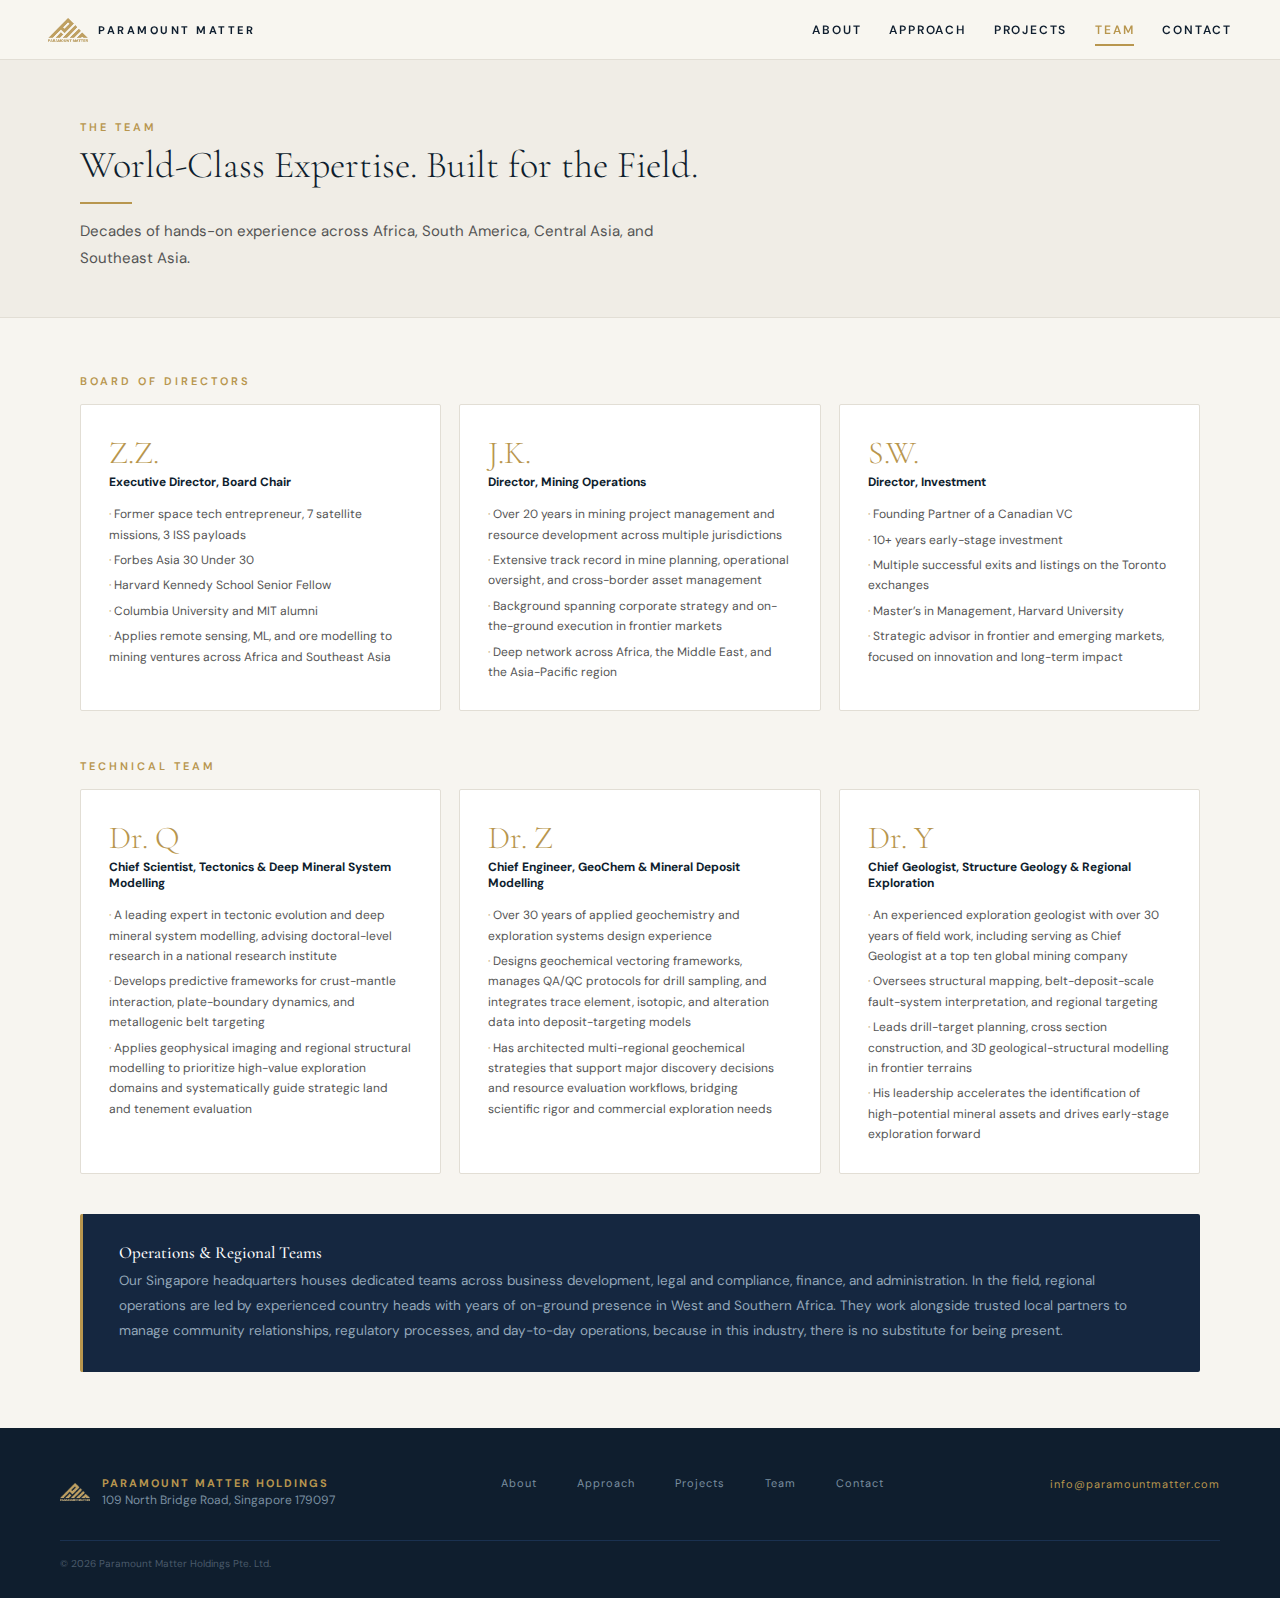
<file: team.html>
<!DOCTYPE html>
<html lang="en">
<head>
<meta charset="UTF-8">
<meta name="viewport" content="width=device-width, initial-scale=1.0">
<title>Team | Paramount Matter Holdings</title>
<meta name="description" content="Meet the PMH team — decades of hands-on experience across Africa, South America, Central Asia, and Southeast Asia.">
<link rel="icon" type="image/svg+xml" href="data:image/svg+xml,%3Csvg xmlns='http://www.w3.org/2000/svg' viewBox='0 0 32 32'%3E%3Crect width='32' height='32' rx='4' fill='%230F1E2E'/%3E%3Cpath d='M16 5 L27 16 L16 27 L5 16 Z' fill='%23B8964E'/%3E%3C/svg%3E">
<link rel="preconnect" href="https://fonts.googleapis.com">
<link href="https://fonts.googleapis.com/css2?family=Cormorant+Garamond:wght@300;400;500;600&family=DM+Sans:wght@300;400;500;600;700&display=swap" rel="stylesheet">
<link rel="stylesheet" href="assets/css/style.css">
</head>
<body>

<nav>
  <a class="logo" href="index.html">
    <img src="assets/img/logo.png" alt="PMH">
    <span>Paramount Matter</span>
  </a>
  <div class="links" id="navLinks">
    <a href="about.html">About</a>
    <a href="approach.html">Approach</a>
    <a href="projects.html">Projects</a>
    <a href="team.html" class="active">Team</a>
    <a href="contact.html">Contact</a>
  </div>
  <button class="hamburger" onclick="document.getElementById('navLinks').classList.toggle('open')">&#9776;</button>
</nav>

<div class="light-hero">
  <div class="sl fu" style="margin-bottom:10px">The Team</div>
  <h1 class="fu1">World-Class Expertise. Built for the Field.</h1>
  <div class="fu2" style="width:52px;height:2px;background:#B8964E;margin:14px 0"></div>
  <p class="fu3 bt" style="max-width:580px">Decades of hands-on experience across Africa, South America, Central Asia, and Southeast Asia.</p>
</div>

<section class="sec">
  <div class="fu"><div class="sl" style="margin-bottom:16px">Board of Directors</div><div class="g3" style="gap:18px;margin-bottom:48px">
    <div class="ch card" style="padding:28px"><div style="font-size:32px;font-weight:300;color:#B8964E;margin-bottom:2px">Z.Z.</div><div class="dm" style="font-size:12px;font-weight:700;color:#0F1E2E;margin-bottom:14px">Executive Director, Board Chair</div><div class="dm" style="font-size:12px;color:#555;line-height:1.7;margin-bottom:5px"><span style="color:#B8964E">&middot;</span> Former space tech entrepreneur, 7 satellite missions, 3 ISS payloads</div><div class="dm" style="font-size:12px;color:#555;line-height:1.7;margin-bottom:5px"><span style="color:#B8964E">&middot;</span> Forbes Asia 30 Under 30</div><div class="dm" style="font-size:12px;color:#555;line-height:1.7;margin-bottom:5px"><span style="color:#B8964E">&middot;</span> Harvard Kennedy School Senior Fellow</div><div class="dm" style="font-size:12px;color:#555;line-height:1.7;margin-bottom:5px"><span style="color:#B8964E">&middot;</span> Columbia University and MIT alumni</div><div class="dm" style="font-size:12px;color:#555;line-height:1.7"><span style="color:#B8964E">&middot;</span> Applies remote sensing, ML, and ore modelling to mining ventures across Africa and Southeast Asia</div></div>
    <div class="ch card" style="padding:28px"><div style="font-size:32px;font-weight:300;color:#B8964E;margin-bottom:2px">J.K.</div><div class="dm" style="font-size:12px;font-weight:700;color:#0F1E2E;margin-bottom:14px">Director, Mining Operations</div><div class="dm" style="font-size:12px;color:#555;line-height:1.7;margin-bottom:5px"><span style="color:#B8964E">&middot;</span> Over 20 years in mining project management and resource development across multiple jurisdictions</div><div class="dm" style="font-size:12px;color:#555;line-height:1.7;margin-bottom:5px"><span style="color:#B8964E">&middot;</span> Extensive track record in mine planning, operational oversight, and cross-border asset management</div><div class="dm" style="font-size:12px;color:#555;line-height:1.7;margin-bottom:5px"><span style="color:#B8964E">&middot;</span> Background spanning corporate strategy and on-the-ground execution in frontier markets</div><div class="dm" style="font-size:12px;color:#555;line-height:1.7"><span style="color:#B8964E">&middot;</span> Deep network across Africa, the Middle East, and the Asia-Pacific region</div></div>
    <div class="ch card" style="padding:28px"><div style="font-size:32px;font-weight:300;color:#B8964E;margin-bottom:2px">S.W.</div><div class="dm" style="font-size:12px;font-weight:700;color:#0F1E2E;margin-bottom:14px">Director, Investment</div><div class="dm" style="font-size:12px;color:#555;line-height:1.7;margin-bottom:5px"><span style="color:#B8964E">&middot;</span> Founding Partner of a Canadian VC</div><div class="dm" style="font-size:12px;color:#555;line-height:1.7;margin-bottom:5px"><span style="color:#B8964E">&middot;</span> 10+ years early-stage investment</div><div class="dm" style="font-size:12px;color:#555;line-height:1.7;margin-bottom:5px"><span style="color:#B8964E">&middot;</span> Multiple successful exits and listings on the Toronto exchanges</div><div class="dm" style="font-size:12px;color:#555;line-height:1.7;margin-bottom:5px"><span style="color:#B8964E">&middot;</span> Master&rsquo;s in Management, Harvard University</div><div class="dm" style="font-size:12px;color:#555;line-height:1.7"><span style="color:#B8964E">&middot;</span> Strategic advisor in frontier and emerging markets, focused on innovation and long-term impact</div></div>
  </div></div>

  <div class="fu3"><div class="sl" style="margin-bottom:16px">Technical Team</div><div class="g3" style="gap:18px;margin-bottom:40px">
    <div class="ch card" style="padding:28px"><div style="font-size:32px;font-weight:300;color:#B8964E;margin-bottom:2px">Dr. Q</div><div class="dm" style="font-size:12px;font-weight:700;color:#0F1E2E;margin-bottom:14px">Chief Scientist, Tectonics &amp; Deep Mineral System Modelling</div><div class="dm" style="font-size:12px;color:#555;line-height:1.7;margin-bottom:5px"><span style="color:#B8964E">&middot;</span> A leading expert in tectonic evolution and deep mineral system modelling, advising doctoral-level research in a national research institute</div><div class="dm" style="font-size:12px;color:#555;line-height:1.7;margin-bottom:5px"><span style="color:#B8964E">&middot;</span> Develops predictive frameworks for crust-mantle interaction, plate-boundary dynamics, and metallogenic belt targeting</div><div class="dm" style="font-size:12px;color:#555;line-height:1.7"><span style="color:#B8964E">&middot;</span> Applies geophysical imaging and regional structural modelling to prioritize high-value exploration domains and systematically guide strategic land and tenement evaluation</div></div>
    <div class="ch card" style="padding:28px"><div style="font-size:32px;font-weight:300;color:#B8964E;margin-bottom:2px">Dr. Z</div><div class="dm" style="font-size:12px;font-weight:700;color:#0F1E2E;margin-bottom:14px">Chief Engineer, GeoChem &amp; Mineral Deposit Modelling</div><div class="dm" style="font-size:12px;color:#555;line-height:1.7;margin-bottom:5px"><span style="color:#B8964E">&middot;</span> Over 30 years of applied geochemistry and exploration systems design experience</div><div class="dm" style="font-size:12px;color:#555;line-height:1.7;margin-bottom:5px"><span style="color:#B8964E">&middot;</span> Designs geochemical vectoring frameworks, manages QA/QC protocols for drill sampling, and integrates trace element, isotopic, and alteration data into deposit-targeting models</div><div class="dm" style="font-size:12px;color:#555;line-height:1.7"><span style="color:#B8964E">&middot;</span> Has architected multi-regional geochemical strategies that support major discovery decisions and resource evaluation workflows, bridging scientific rigor and commercial exploration needs</div></div>
    <div class="ch card" style="padding:28px"><div style="font-size:32px;font-weight:300;color:#B8964E;margin-bottom:2px">Dr. Y</div><div class="dm" style="font-size:12px;font-weight:700;color:#0F1E2E;margin-bottom:14px">Chief Geologist, Structure Geology &amp; Regional Exploration</div><div class="dm" style="font-size:12px;color:#555;line-height:1.7;margin-bottom:5px"><span style="color:#B8964E">&middot;</span> An experienced exploration geologist with over 30 years of field work, including serving as Chief Geologist at a top ten global mining company</div><div class="dm" style="font-size:12px;color:#555;line-height:1.7;margin-bottom:5px"><span style="color:#B8964E">&middot;</span> Oversees structural mapping, belt-deposit-scale fault-system interpretation, and regional targeting</div><div class="dm" style="font-size:12px;color:#555;line-height:1.7;margin-bottom:5px"><span style="color:#B8964E">&middot;</span> Leads drill-target planning, cross section construction, and 3D geological-structural modelling in frontier terrains</div><div class="dm" style="font-size:12px;color:#555;line-height:1.7"><span style="color:#B8964E">&middot;</span> His leadership accelerates the identification of high-potential mineral assets and drives early-stage exploration forward</div></div>
  </div></div>

  <div class="fu4 callout"><h3 style="font-size:17px">Operations &amp; Regional Teams</h3><p>Our Singapore headquarters houses dedicated teams across business development, legal and compliance, finance, and administration. In the field, regional operations are led by experienced country heads with years of on-ground presence in West and Southern Africa. They work alongside trusted local partners to manage community relationships, regulatory processes, and day-to-day operations, because in this industry, there is no substitute for being present.</p></div>
</section>

<footer>
  <div style="display:flex;justify-content:space-between;align-items:flex-start;flex-wrap:wrap;gap:32px">
    <div style="display:flex;align-items:center;gap:12px">
      <img src="assets/img/logo.png" alt="PMH" style="height:18px">
      <div><div class="dm" style="font-size:11px;font-weight:700;letter-spacing:2px;text-transform:uppercase;color:#B8964E">Paramount Matter Holdings</div><div class="dm" style="font-size:12px;color:#7A8FA0;margin-top:2px">109 North Bridge Road, Singapore 179097</div></div>
    </div>
    <div style="display:flex;gap:40px">
      <a href="about.html">About</a><a href="approach.html">Approach</a><a href="projects.html">Projects</a><a href="team.html">Team</a><a href="contact.html">Contact</a>
    </div>
    <div class="dm" style="font-size:12px;color:#B8964E"><a href="mailto:info@paramountmatter.com" style="color:#B8964E;text-decoration:none">info@paramountmatter.com</a></div>
  </div>
  <div style="margin-top:32px;padding-top:16px;border-top:1px solid #1A3150;display:flex;justify-content:space-between">
    <span class="dm" style="font-size:10px;color:#4A5A6A">&copy; 2026 Paramount Matter Holdings Pte. Ltd.</span>
  </div>
</footer>

</body>
</html>
</file>
<file: assets/css/style.css>
:root {
  --navy-dark: #0F1E2E;
  --navy-mid: #152740;
  --navy-light: #1C3452;
  --gold: #B8964E;
  --gold-light: #CCAC6A;
  --cream: #F7F5F0;
  --white: #FFF;
  --warm-gray: #F0EDE6;
  --text-dark: #2A2A2A;
  --text-mid: #555;
  --text-light: #7A7A7A;
  --border: #E2DED5;
  --gold-commodity: #C4A55A;
  --gold-strategic: #D4836A;
  --polymetallic: #7BA89D;
}
*{box-sizing:border-box;margin:0;padding:0}
html{scroll-behavior:smooth}
body{font-family:'Cormorant Garamond',Georgia,serif;color:var(--text-dark);background:var(--cream)}
::selection{background:rgba(184,150,78,.2)}
.dm{font-family:'DM Sans',sans-serif}
/* Animations */
@keyframes fu{from{opacity:0;transform:translateY(18px)}to{opacity:1;transform:translateY(0)}}
.fu{animation:fu .7s ease both}.fu1{animation:fu .7s .1s ease both}.fu2{animation:fu .7s .2s ease both}.fu3{animation:fu .7s .3s ease both}.fu4{animation:fu .7s .4s ease both}.fu5{animation:fu .7s .5s ease both}
/* Nav */
nav{position:sticky;top:0;z-index:9999;height:60px;padding:0 48px;display:flex;align-items:center;justify-content:space-between;background:rgba(247,245,240,.92);backdrop-filter:blur(12px);border-bottom:1px solid var(--border);transition:all .3s}
nav .logo{display:flex;align-items:center;gap:10px;cursor:pointer;text-decoration:none}
nav .logo img{height:24px;width:auto}
nav .logo span{font-family:'DM Sans',sans-serif;font-size:11px;font-weight:700;letter-spacing:2.5px;text-transform:uppercase;color:var(--navy-dark)}
nav .links{display:flex;gap:28px}
nav .links a{font-family:'DM Sans',sans-serif;font-size:12px;font-weight:600;letter-spacing:1.8px;text-transform:uppercase;color:var(--navy-dark);text-decoration:none;padding:8px 0;transition:color .3s;cursor:pointer}
nav .links a:hover{color:var(--gold)}
nav .links a.active{color:var(--gold);border-bottom:2px solid var(--gold);padding-bottom:6px}
/* Typography */
.sl{font-family:'DM Sans',sans-serif;font-size:11px;font-weight:600;letter-spacing:3px;text-transform:uppercase;color:var(--gold)}
.bt{font-family:'DM Sans',sans-serif;font-size:15px;line-height:1.85;color:var(--text-mid)}
.goldline{height:1px;background:linear-gradient(90deg,var(--gold),transparent)}
/* Cards */
.ch{transition:transform .3s,box-shadow .3s}.ch:hover{transform:translateY(-3px);box-shadow:0 8px 28px rgba(0,0,0,.06)}
.card{background:var(--white);border:1px solid var(--border);border-radius:2px;padding:24px}
/* Buttons */
.btn-gold{background:none;border:1px solid var(--gold);color:var(--gold);padding:11px 28px;cursor:pointer;font-family:'DM Sans',sans-serif;font-size:11px;font-weight:700;letter-spacing:1.5px;text-transform:uppercase;transition:all .3s;text-decoration:none;display:inline-block}
.btn-gold:hover{background:var(--gold);color:var(--navy-dark)}
.btn-ghost{background:transparent;border:none;color:#8899AA;padding:11px 20px;cursor:pointer;font-family:'DM Sans',sans-serif;font-size:11px;font-weight:500;letter-spacing:1px;text-transform:uppercase;transition:color .3s;text-decoration:none}
.btn-ghost:hover{color:var(--white)}
/* Callout */
.callout{padding:28px 36px;background:var(--navy-mid);border-radius:2px;border-left:3px solid var(--gold)}
.callout h3{font-size:17px;font-weight:500;color:var(--white);margin-bottom:6px}
.callout p{font-family:'DM Sans',sans-serif;font-size:13.5px;color:#94A8BA;line-height:1.85}
/* Light hero */
.light-hero{padding:60px 80px 44px;background:var(--warm-gray);border-bottom:1px solid var(--border)}
.light-hero h1{font-size:38px;font-weight:300;color:var(--navy-dark);line-height:1.15}
/* Grid helpers */
.g2{display:grid;grid-template-columns:1fr 1fr;gap:16px}
.g3{display:grid;grid-template-columns:1fr 1fr 1fr;gap:16px}
/* Section */
.sec{padding:56px 80px}.sec-inner{max-width:900px;margin:0 auto}
/* Arrow list */
.alist div{display:flex;gap:8px;margin-bottom:7px}
.alist span.arr{color:var(--gold);flex-shrink:0;font-size:11px;margin-top:2px}
.alist span.txt{font-family:'DM Sans',sans-serif;font-size:13px;color:var(--text-mid);line-height:1.6}
/* Country card */
.cc{padding:20px 18px;background:var(--white);border:1px solid var(--border);border-left:3px solid var(--border);border-radius:2px;cursor:pointer;transition:all .3s}
.cc:hover{transform:translateY(-2px);box-shadow:0 4px 16px rgba(0,0,0,.05)}
.cc-gold:hover{border-left-color:var(--gold-commodity)}
.cc-strategic:hover{border-left-color:var(--gold-strategic)}
.cc-poly:hover{border-left-color:var(--polymetallic)}
/* Step bar */
.steps{display:flex;gap:0;margin-bottom:40px;position:relative}
.step{flex:1;text-align:center;position:relative}
.step-num{width:36px;height:36px;border-radius:50%;background:var(--navy-dark);color:var(--gold);font-family:'DM Sans',sans-serif;font-size:14px;font-weight:700;display:flex;align-items:center;justify-content:center;margin:0 auto 12px;position:relative;z-index:1}
.step-label{font-family:'DM Sans',sans-serif;font-size:11px;font-weight:600;letter-spacing:2px;text-transform:uppercase;color:var(--gold);margin-bottom:4px}
.step-title{font-family:'DM Sans',sans-serif;font-size:15px;font-weight:600;color:var(--navy-dark);margin-bottom:8px}
.step-desc{font-family:'DM Sans',sans-serif;font-size:13px;color:var(--text-mid);line-height:1.7;padding:0 8px}
.step::after{content:'';position:absolute;top:18px;left:calc(50% + 18px);right:calc(-50% + 18px);height:2px;background:var(--border)}
.step:last-child::after{display:none}
/* Footer */
footer{background:var(--navy-dark);padding:48px 60px 28px;color:var(--white)}
footer a{color:#7A8FA0;text-decoration:none;font-family:'DM Sans',sans-serif;font-size:11px;letter-spacing:1px;transition:color .3s}
footer a:hover{color:var(--gold)}
/* Form */
.contact-form input,.contact-form textarea,.contact-form select{width:100%;padding:12px 14px;border:1px solid var(--border);background:var(--white);font-family:'DM Sans',sans-serif;font-size:13px;color:var(--text-dark);border-radius:2px;outline:none;transition:border .3s}
.contact-form input:focus,.contact-form textarea:focus,.contact-form select:focus{border-color:var(--gold)}
.contact-form select{cursor:pointer;appearance:none;background-image:url("data:image/svg+xml,%3Csvg xmlns='http://www.w3.org/2000/svg' width='12' height='8'%3E%3Cpath d='M1 1l5 5 5-5' stroke='%237A7A7A' fill='none' stroke-width='1.5'/%3E%3C/svg%3E");background-repeat:no-repeat;background-position:right 14px center}
.contact-form textarea{resize:vertical;min-height:120px}
.contact-form label{font-family:'DM Sans',sans-serif;font-size:11px;font-weight:600;letter-spacing:1px;text-transform:uppercase;color:var(--text-light);margin-bottom:6px;display:block}
/* Hamburger */
.hamburger{display:none;cursor:pointer;font-size:24px;color:#0F1E2E;padding:4px 8px;-webkit-tap-highlight-color:transparent;background:none;border:none}
/* Mobile */
@media(max-width:768px){
  nav{padding:12px 20px;position:relative}
  nav .links{display:none !important;position:absolute;top:100%;left:0;right:0;background:#0F1E2E !important;flex-direction:column;padding:20px 24px;gap:16px;z-index:10000;box-shadow:0 8px 24px rgba(0,0,0,.3)}
  nav .links.open{display:flex !important;flex-direction:column}
  nav .links a,nav .links a:hover,nav .links a:visited,nav .links a.active{font-size:14px;color:#ffffff !important;opacity:1;border-bottom:none;padding-bottom:8px}
  .hamburger{display:block}
  .hero-section{padding:100px 24px 48px !important}
  .hero-section h1{font-size:32px !important}
  .sec{padding:36px 24px !important}
  section{padding:36px 24px !important}
  .light-hero{padding:36px 24px 28px}
  .g2,.g3{grid-template-columns:1fr !important;gap:24px !important}
  div[style*="grid-template-columns"]{grid-template-columns:1fr !important}
  div[style*="display:flex;justify-content:center;gap:56px"]{flex-wrap:wrap;gap:20px !important;padding:20px !important;justify-content:space-around !important}
  div[style*="display:flex;gap:28px;padding:28px"]{flex-direction:column;gap:16px}
  div[style*="min-width:90px"]{min-width:auto !important;text-align:left !important}
  div[style*="display:flex;gap:32px;align-items:center"]{flex-direction:column;gap:16px !important;padding:24px 20px !important;text-align:center}
  div[style*="min-width:56px;height:56px"]{display:none !important}
  div[style*="padding:0 80px"]{padding:0 24px !important}
  div[style*="margin-left:46px"]{margin-left:0 !important;max-width:100% !important}
  div[style*="display:flex;align-items:center;gap:40px"]{flex-direction:column;gap:16px !important}
  div[style*="display:flex;gap:40px"]{flex-direction:column;gap:24px !important}
  div[style*="display:flex;gap:48px"]{flex-direction:column;gap:24px !important;align-items:center !important}
  footer{padding:36px 24px !important}
  footer>div{flex-direction:column !important;gap:20px !important}
  .sl{font-size:13px}
  h1.fu1{font-size:26px !important}
  .contact-form input,.contact-form textarea,.contact-form select{font-size:16px}
  .contact-form div[style*="grid-template-columns"]{grid-template-columns:1fr !important}
  .steps{flex-direction:column;gap:24px}
  .step{text-align:left;display:flex;gap:16px;align-items:flex-start}
  .step-num{margin:0;flex-shrink:0}
  .step::after{display:none}
  .step-desc{padding:0}
}
@media(max-width:480px){
  .hero-section h1{font-size:26px !important}
  div[style*="font-size:32px"]{font-size:22px !important}
  .card{padding:18px !important}
  div[style*="font-size:42px"]{font-size:28px !important}
}
</file>
<file: assets/css/tech-demo.css>
/* ============================================================
   Tech Demo Modules — approach.html
   Remote Sensing Workflow / GIS Layer Demo / Satellite Sources
   ============================================================ */

/* Section wrapper */
.tech-section {
  padding: 64px 80px;
  max-width: 1100px;
  margin: 0 auto;
}
.tech-section .section-label {
  font-family: 'DM Sans', sans-serif;
  font-size: 11px;
  font-weight: 600;
  letter-spacing: 3px;
  text-transform: uppercase;
  color: #c8a050;
  margin-bottom: 10px;
}
.tech-section h2 {
  font-size: 30px;
  font-weight: 400;
  color: #0F1E2E;
  margin-bottom: 8px;
}
.tech-section .section-sub {
  font-family: 'DM Sans', sans-serif;
  font-size: 15px;
  color: #555;
  line-height: 1.85;
  max-width: 680px;
  margin-bottom: 48px;
}

/* ---- MODULE CONTAINER ---- */
.tech-module {
  background: linear-gradient(160deg, #0a0f1a 0%, #111827 50%, #1a1f2e 100%);
  border-radius: 6px;
  border: 1px solid rgba(200, 160, 80, .12);
  padding: 40px;
  margin-bottom: 32px;
  position: relative;
  overflow: hidden;
}
.tech-module::before {
  content: '';
  position: absolute;
  top: 0; left: 0; right: 0;
  height: 2px;
  background: linear-gradient(90deg, transparent, #c8a050 30%, #c8a050 70%, transparent);
  opacity: .5;
}
.tech-module-title {
  font-family: 'DM Sans', sans-serif;
  font-size: 11px;
  font-weight: 600;
  letter-spacing: 3px;
  text-transform: uppercase;
  color: #c8a050;
  margin-bottom: 8px;
}
.tech-module h3 {
  font-family: 'Cormorant Garamond', Georgia, serif;
  font-size: 24px;
  font-weight: 400;
  color: #fff;
  margin-bottom: 6px;
}
.tech-module .module-desc {
  font-family: 'DM Sans', sans-serif;
  font-size: 13px;
  color: #7a8fa0;
  line-height: 1.7;
  max-width: 600px;
  margin-bottom: 28px;
}

/* ============================================================
   MODULE 1: Data Fusion Funnel
   ============================================================ */
.funnel-wrap {
  position: relative;
  padding: 10px 0 0;
}

/* Flow connector between tiers */
.funnel-flow {
  width: 2px;
  height: 28px;
  margin: 0 auto;
  background: linear-gradient(180deg, rgba(90,143,170,.3), rgba(200,160,80,.3));
  position: relative;
}
.funnel-flow::before {
  content: '';
  position: absolute;
  bottom: -3px;
  left: 50%;
  transform: translateX(-50%);
  width: 0;
  height: 0;
  border-left: 5px solid transparent;
  border-right: 5px solid transparent;
  border-top: 6px solid rgba(200,160,80,.3);
}

/* Tier layout */
.funnel-tier {
  position: relative;
  z-index: 1;
  text-align: center;
  margin-bottom: 0;
}
.funnel-tier-label {
  font-family: 'DM Sans', sans-serif;
  font-size: 10px;
  font-weight: 700;
  letter-spacing: 2.5px;
  text-transform: uppercase;
  color: #c8a050;
  margin-bottom: 16px;
}

/* Tier 1: Data sources — wide row */
.funnel-sources {
  display: flex;
  justify-content: center;
  gap: 16px;
  flex-wrap: wrap;
}
.funnel-source {
  background: rgba(90, 143, 170, .08);
  border: 1px solid rgba(90, 143, 170, .2);
  border-radius: 4px;
  padding: 18px 20px 14px;
  width: 130px;
  cursor: pointer;
  transition: all .3s ease;
  text-align: center;
}
.funnel-source:hover,
.funnel-source.active {
  background: rgba(90, 143, 170, .15);
  border-color: rgba(90, 143, 170, .45);
  transform: translateY(-3px);
  box-shadow: 0 8px 24px rgba(0, 0, 0, .3);
}
.funnel-source-icon {
  font-size: 24px;
  margin-bottom: 8px;
}
.funnel-source-name {
  font-family: 'DM Sans', sans-serif;
  font-size: 12px;
  font-weight: 600;
  color: #c0d0dd;
  line-height: 1.4;
}

/* Tooltip */
.funnel-tooltip {
  position: absolute;
  z-index: 5;
  background: rgba(10, 15, 26, .94);
  border: 1px solid rgba(200, 160, 80, .25);
  border-radius: 4px;
  padding: 10px 14px;
  font-family: 'DM Sans', sans-serif;
  font-size: 12px;
  color: #94a8ba;
  line-height: 1.6;
  max-width: 280px;
  transform: translate(-50%, 0);
  opacity: 0;
  pointer-events: none;
  transition: opacity .25s ease;
  white-space: normal;
}
.funnel-tooltip.visible {
  opacity: 1;
}

/* Tier 2: Processing — narrower row */
.funnel-tier-2 {
  max-width: 680px;
  margin-left: auto;
  margin-right: auto;
}
.funnel-processes {
  display: flex;
  justify-content: center;
  gap: 16px;
}
.funnel-process {
  background: rgba(160, 140, 90, .08);
  border: 1px solid rgba(160, 140, 90, .2);
  border-radius: 4px;
  padding: 16px 24px;
  flex: 1;
  max-width: 200px;
}
.funnel-process-name {
  font-family: 'DM Sans', sans-serif;
  font-size: 13px;
  font-weight: 600;
  color: #d0c8a0;
}

/* Tier 3: Target — single glowing node */
.funnel-tier-3 {
  max-width: 380px;
  margin-left: auto;
  margin-right: auto;
}
.funnel-target {
  position: relative;
  background: rgba(200, 160, 80, .1);
  border: 1.5px solid rgba(200, 160, 80, .4);
  border-radius: 6px;
  padding: 24px 28px;
  cursor: pointer;
  transition: all .3s ease;
}
.funnel-target:hover {
  background: rgba(200, 160, 80, .16);
  border-color: rgba(200, 160, 80, .6);
  box-shadow: 0 0 30px rgba(200, 160, 80, .15);
}
.funnel-target-glow {
  position: absolute;
  top: -4px; right: -4px; bottom: -4px; left: -4px;
  border-radius: 8px;
  border: 1px solid rgba(200, 160, 80, .2);
  animation: funnel-glow 2.5s ease infinite;
  pointer-events: none;
}
@keyframes funnel-glow {
  0%, 100% { opacity: 0.3; transform: scale(1); }
  50% { opacity: 0.7; transform: scale(1.02); }
}
.funnel-target-name {
  font-family: 'DM Sans', sans-serif;
  font-size: 16px;
  font-weight: 700;
  color: #c8a050;
  margin-bottom: 6px;
}
.funnel-target-sub {
  font-family: 'DM Sans', sans-serif;
  font-size: 12px;
  color: #94a8ba;
  line-height: 1.5;
}

/* Detail panel (click target) */
.funnel-detail-panel {
  max-height: 0;
  overflow: hidden;
  opacity: 0;
  transition: max-height .4s ease, opacity .3s ease, margin .3s ease;
  margin-top: 0;
}
.funnel-detail-panel.open {
  max-height: 120px;
  opacity: 1;
  margin-top: 16px;
}
.funnel-detail-text {
  padding: 16px 20px;
  background: rgba(200, 160, 80, .06);
  border: 1px solid rgba(200, 160, 80, .15);
  border-radius: 4px;
  font-family: 'DM Sans', sans-serif;
  font-size: 13px;
  color: #94a8ba;
  line-height: 1.7;
}

/* ============================================================
   MODULE 2: Interactive GIS Layer Demo
   ============================================================ */
.gis-container {
  display: grid;
  grid-template-columns: 1fr 260px;
  gap: 24px;
  align-items: start;
}
.gis-canvas-wrap {
  position: relative;
  background: #070b12;
  border: 1px solid rgba(255, 255, 255, .06);
  border-radius: 4px;
  overflow: hidden;
  aspect-ratio: 4/3;
}
.gis-canvas-wrap canvas {
  width: 100%;
  height: 100%;
  display: block;
}
.gis-canvas-wrap .gis-cursor-info {
  position: absolute;
  bottom: 12px;
  left: 12px;
  font-family: 'DM Sans', monospace;
  font-size: 11px;
  color: #7a8fa0;
  background: rgba(10, 15, 26, .85);
  padding: 4px 10px;
  border-radius: 3px;
  pointer-events: none;
}
.gis-canvas-wrap .gis-scale {
  position: absolute;
  bottom: 12px;
  right: 12px;
  display: flex;
  align-items: center;
  gap: 6px;
  font-family: 'DM Sans', sans-serif;
  font-size: 10px;
  color: #7a8fa0;
}
.gis-scale-bar {
  width: 48px;
  height: 3px;
  background: #7a8fa0;
  position: relative;
}
.gis-scale-bar::before, .gis-scale-bar::after {
  content: '';
  position: absolute;
  width: 1px;
  height: 7px;
  background: #7a8fa0;
  top: -2px;
}
.gis-scale-bar::before { left: 0; }
.gis-scale-bar::after { right: 0; }

/* Layer panel */
.gis-panel {
  background: rgba(255, 255, 255, .03);
  border: 1px solid rgba(255, 255, 255, .06);
  border-radius: 4px;
  padding: 20px;
}
.gis-panel-title {
  font-family: 'DM Sans', sans-serif;
  font-size: 10px;
  font-weight: 700;
  letter-spacing: 2px;
  text-transform: uppercase;
  color: #c8a050;
  margin-bottom: 16px;
  padding-bottom: 8px;
  border-bottom: 1px solid rgba(200, 160, 80, .15);
}
.gis-layer {
  display: flex;
  align-items: center;
  gap: 10px;
  padding: 10px 0;
  border-bottom: 1px solid rgba(255, 255, 255, .04);
  cursor: pointer;
  transition: background .2s;
}
.gis-layer:last-child { border-bottom: none; }
.gis-layer:hover { background: rgba(255, 255, 255, .02); }
.gis-layer-toggle {
  width: 32px;
  height: 18px;
  border-radius: 9px;
  background: rgba(255, 255, 255, .1);
  position: relative;
  flex-shrink: 0;
  transition: background .3s;
}
.gis-layer-toggle::after {
  content: '';
  position: absolute;
  width: 14px;
  height: 14px;
  border-radius: 50%;
  background: #4a5a6a;
  top: 2px;
  left: 2px;
  transition: all .3s;
}
.gis-layer.on .gis-layer-toggle {
  background: rgba(200, 160, 80, .3);
}
.gis-layer.on .gis-layer-toggle::after {
  background: #c8a050;
  left: 16px;
}
.gis-layer-swatch {
  width: 12px;
  height: 12px;
  border-radius: 2px;
  flex-shrink: 0;
}
.gis-layer-name {
  font-family: 'DM Sans', sans-serif;
  font-size: 12px;
  color: #94a8ba;
  transition: color .3s;
}
.gis-layer.on .gis-layer-name {
  color: #e8e0d0;
}

/* Auto-demo button */
.gis-auto-btn {
  display: block;
  width: 100%;
  margin-top: 16px;
  padding: 10px;
  background: rgba(200, 160, 80, .1);
  border: 1px solid rgba(200, 160, 80, .2);
  border-radius: 4px;
  color: #c8a050;
  font-family: 'DM Sans', sans-serif;
  font-size: 11px;
  font-weight: 600;
  letter-spacing: 1px;
  text-transform: uppercase;
  cursor: pointer;
  transition: all .3s;
}
.gis-auto-btn:hover {
  background: rgba(200, 160, 80, .2);
  border-color: rgba(200, 160, 80, .4);
}
.gis-auto-btn.running {
  background: rgba(200, 160, 80, .25);
  color: #fff;
}

/* Legend gradient bar */
.gis-legend {
  margin-top: 16px;
  padding-top: 12px;
  border-top: 1px solid rgba(255, 255, 255, .06);
}
.gis-legend-title {
  font-family: 'DM Sans', sans-serif;
  font-size: 10px;
  font-weight: 600;
  letter-spacing: 1px;
  text-transform: uppercase;
  color: #7a8fa0;
  margin-bottom: 8px;
}
.gis-legend-bar {
  height: 8px;
  border-radius: 4px;
  margin-bottom: 4px;
}
.gis-legend-labels {
  display: flex;
  justify-content: space-between;
  font-family: 'DM Sans', sans-serif;
  font-size: 9px;
  color: #5a6a7a;
}

/* ============================================================
   MODULE 3: Satellite Data Sources
   ============================================================ */
.sat-grid {
  display: grid;
  grid-template-columns: repeat(3, 1fr);
  gap: 16px;
}
.sat-card {
  background: rgba(255, 255, 255, .03);
  border: 1px solid rgba(255, 255, 255, .06);
  border-radius: 4px;
  padding: 20px;
  cursor: pointer;
  transition: all .3s ease;
  position: relative;
  overflow: hidden;
}
.sat-card::before {
  content: '';
  position: absolute;
  top: 0; left: 0; right: 0;
  height: 2px;
  background: var(--sat-accent, #c8a050);
  opacity: .4;
  transition: opacity .3s;
}
.sat-card:hover::before,
.sat-card.expanded::before {
  opacity: 1;
}
.sat-card:hover {
  background: rgba(255, 255, 255, .05);
  border-color: rgba(200, 160, 80, .2);
  transform: translateY(-2px);
}
.sat-card .sat-name {
  font-family: 'DM Sans', sans-serif;
  font-size: 16px;
  font-weight: 700;
  color: #e8e0d0;
  margin-bottom: 2px;
}
.sat-card .sat-operator {
  font-family: 'DM Sans', sans-serif;
  font-size: 11px;
  color: #5a6a7a;
  margin-bottom: 10px;
}
.sat-card .sat-summary {
  font-family: 'DM Sans', sans-serif;
  font-size: 12px;
  color: #7a8fa0;
  line-height: 1.6;
  margin-bottom: 10px;
}
.sat-card .sat-tags {
  display: flex;
  flex-wrap: wrap;
  gap: 6px;
  margin-bottom: 0;
  transition: margin-bottom .3s;
}
.sat-card.expanded .sat-tags {
  margin-bottom: 14px;
}
.sat-tag {
  font-family: 'DM Sans', sans-serif;
  font-size: 10px;
  font-weight: 600;
  letter-spacing: .5px;
  padding: 3px 8px;
  border-radius: 3px;
  background: rgba(200, 160, 80, .1);
  color: #c8a050;
}
.sat-expand {
  display: flex;
  align-items: center;
  gap: 4px;
  font-family: 'DM Sans', sans-serif;
  font-size: 11px;
  color: #c8a050;
  margin-top: 10px;
  opacity: .6;
  transition: opacity .3s;
}
.sat-card:hover .sat-expand { opacity: 1; }
.sat-expand-arrow {
  display: inline-block;
  transition: transform .3s;
  font-size: 10px;
}
.sat-card.expanded .sat-expand-arrow {
  transform: rotate(90deg);
}

/* Expanded detail */
.sat-detail {
  max-height: 0;
  overflow: hidden;
  transition: max-height .4s ease, opacity .3s;
  opacity: 0;
}
.sat-card.expanded .sat-detail {
  max-height: 400px;
  opacity: 1;
}
.sat-detail-inner {
  padding-top: 14px;
  border-top: 1px solid rgba(255, 255, 255, .06);
}
.sat-spec {
  display: flex;
  justify-content: space-between;
  padding: 6px 0;
  border-bottom: 1px solid rgba(255, 255, 255, .03);
}
.sat-spec:last-child { border-bottom: none; }
.sat-spec-label {
  font-family: 'DM Sans', sans-serif;
  font-size: 11px;
  color: #5a6a7a;
}
.sat-spec-value {
  font-family: 'DM Sans', sans-serif;
  font-size: 11px;
  font-weight: 600;
  color: #94a8ba;
}
.sat-use-case {
  margin-top: 10px;
  padding: 10px 12px;
  background: rgba(200, 160, 80, .06);
  border-radius: 3px;
  border-left: 2px solid rgba(200, 160, 80, .3);
}
.sat-use-case-title {
  font-family: 'DM Sans', sans-serif;
  font-size: 10px;
  font-weight: 700;
  letter-spacing: 1px;
  text-transform: uppercase;
  color: #c8a050;
  margin-bottom: 4px;
}
.sat-use-case-text {
  font-family: 'DM Sans', sans-serif;
  font-size: 11px;
  color: #7a8fa0;
  line-height: 1.6;
}

/* ============================================================
   RESPONSIVE
   ============================================================ */
@media (max-width: 768px) {
  .tech-section {
    padding: 40px 24px;
  }
  .tech-module {
    padding: 24px 20px;
  }
  .funnel-sources {
    gap: 10px;
  }
  .funnel-source {
    width: 100px;
    padding: 12px 10px 10px;
  }
  .funnel-source-name {
    font-size: 11px;
  }
  .funnel-processes {
    flex-direction: column;
    align-items: center;
  }
  .funnel-process {
    max-width: 100%;
    width: 100%;
  }
  .gis-container {
    grid-template-columns: 1fr;
  }
  .gis-canvas-wrap {
    aspect-ratio: 1/1;
  }
  .sat-grid {
    grid-template-columns: 1fr;
  }
  #satModule > div:last-child {
    grid-template-columns: 1fr !important;
  }
}
@media (max-width: 480px) {
  .funnel-sources {
    flex-direction: column;
    align-items: center;
  }
  .funnel-source {
    width: 100%;
    max-width: 200px;
  }
}
</file>
